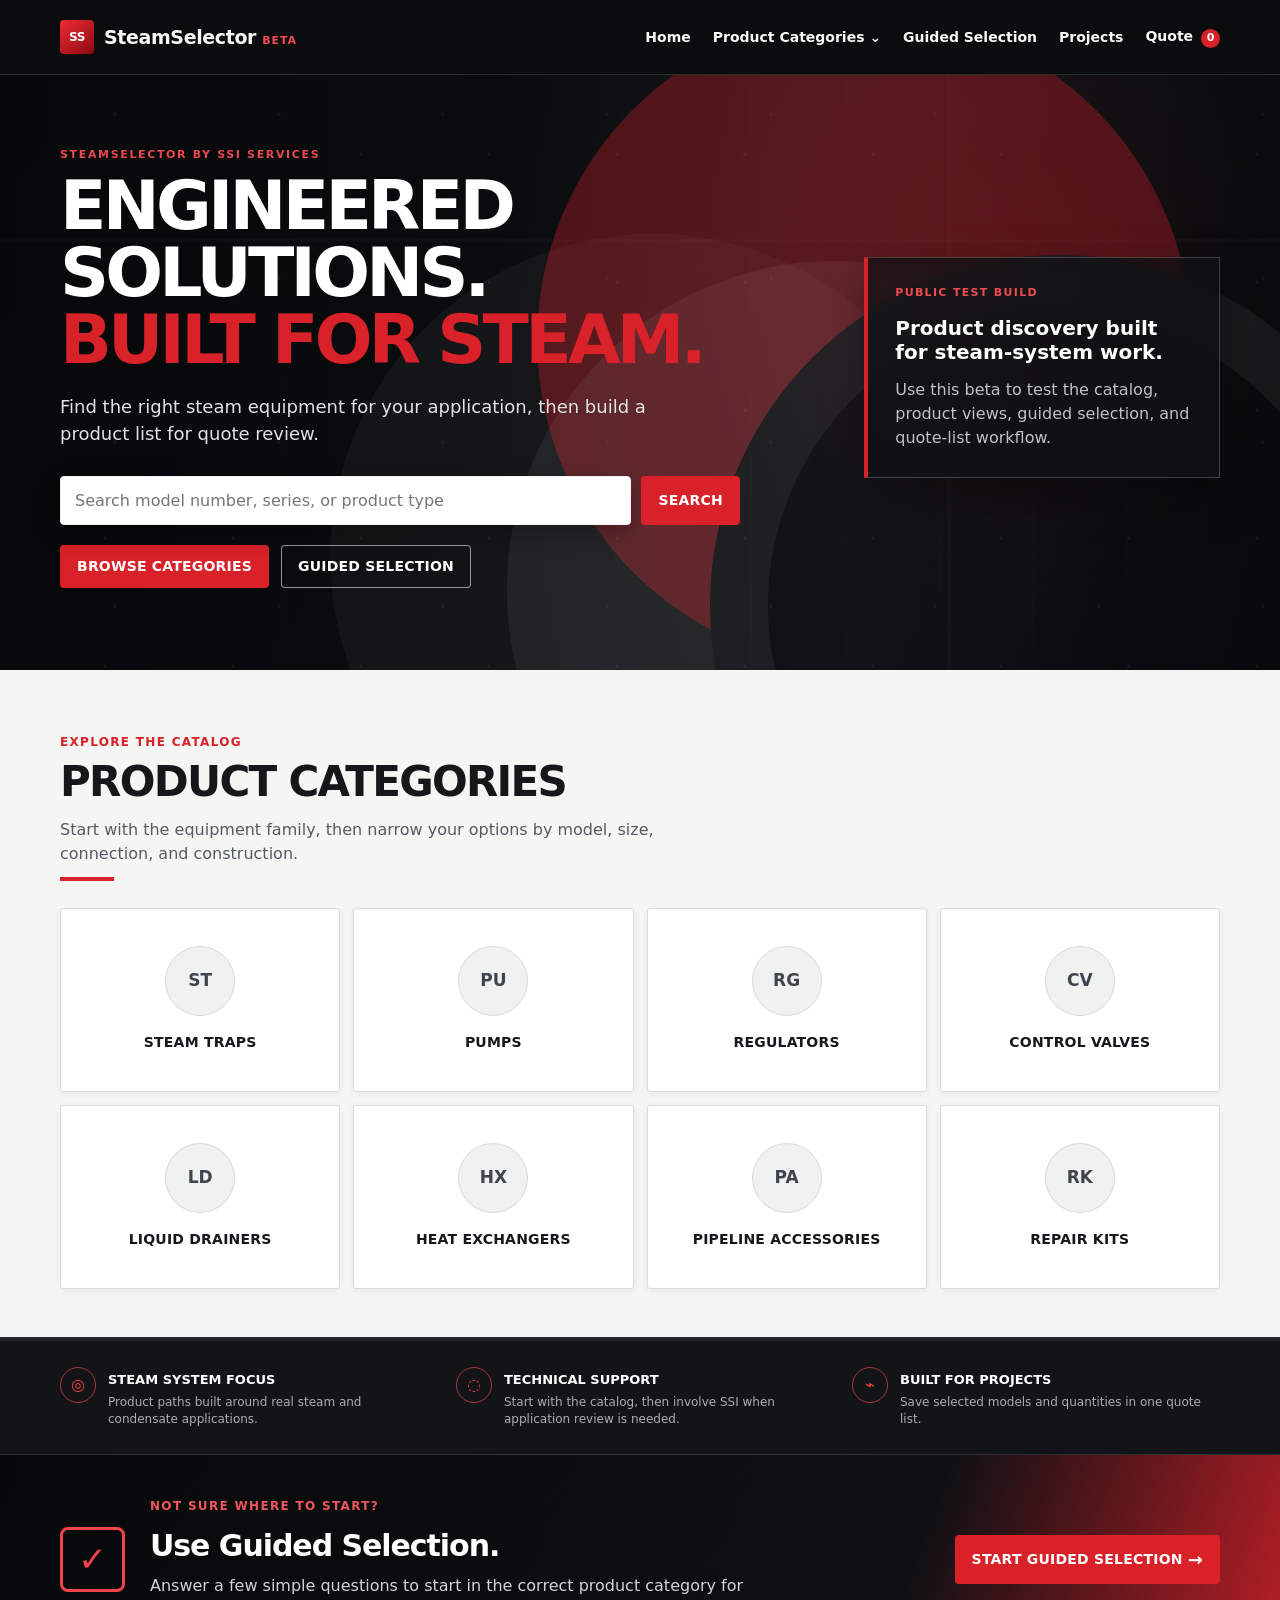
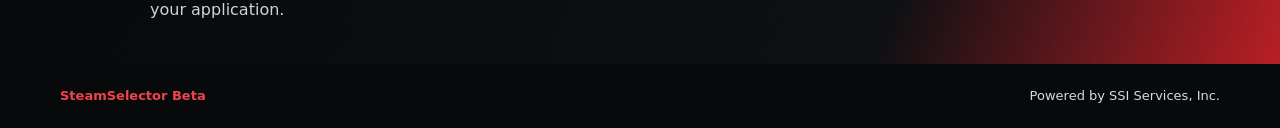
<file: index.html>
<!doctype html>
<html lang="en">
<head>
  <meta charset="utf-8" />
  <meta name="viewport" content="width=device-width, initial-scale=1, viewport-fit=cover" />
  <meta name="description" content="SteamSelector Beta helps users browse steam equipment, search models, build project lists, and request quotes." />
  <title>SteamSelector Beta</title>
  <link rel="stylesheet" href="style.css" />
  <link rel="stylesheet" href="industrial-home.css" />
</head>
<body class="page-home home-industrial">
  <div id="siteHeaderMount"></div>

  <main>
    <section class="hero hero-industrial">
      <div class="hero-steam-lines" aria-hidden="true"></div>
      <div class="page hero-grid">
        <div class="hero-copy">
          <p class="eyebrow">SteamSelector by SSI Services</p>
          <h1>ENGINEERED SOLUTIONS.<br /><span>BUILT FOR STEAM.</span></h1>
          <p class="hero-text">Find the right steam equipment for your application, then build a product list for quote review.</p>
          <form id="modelSearchForm" class="model-search-form hero-model-search" action="search.html" method="get" role="search">
            <label class="sr-only" for="modelSearchInput">Search model number</label>
            <input id="modelSearchInput" name="q" type="search" placeholder="Search model number, series, or product type" autocomplete="off" />
            <button class="btn btn-primary" type="submit">Search</button>
          </form>
          <div id="modelSearchResults" class="model-search-results hero-search-results" hidden></div>
          <div class="hero-actions">
            <a class="btn btn-primary" href="#browse-categories">Browse Categories</a>
            <a class="btn btn-outline-light" href="guided-selection.html">Guided Selection</a>
          </div>
        </div>

        <aside class="hero-panel hero-industrial-panel" aria-label="SteamSelector Beta test build">
          <span class="hero-panel-kicker">PUBLIC TEST BUILD</span>
          <strong>Product discovery built for steam-system work.</strong>
          <span>Use this beta to test the catalog, product views, guided selection, and quote-list workflow.</span>
        </aside>
      </div>
    </section>

    <section id="browse-categories" class="section category-section-industrial">
      <div class="page">
        <div class="section-heading section-heading-industrial">
          <p class="eyebrow">Explore the Catalog</p>
          <h2>Product Categories</h2>
          <p>Start with the equipment family, then narrow your options by model, size, connection, and construction.</p>
        </div>
        <div id="categoryCardGrid" class="category-card-grid category-card-grid-industrial"></div>
      </div>
    </section>

    <section class="trust-strip">
      <div class="page trust-strip-grid">
        <article><span class="trust-icon">◎</span><div><strong>Steam System Focus</strong><p>Product paths built around real steam and condensate applications.</p></div></article>
        <article><span class="trust-icon">◌</span><div><strong>Technical Support</strong><p>Start with the catalog, then involve SSI when application review is needed.</p></div></article>
        <article><span class="trust-icon">⌁</span><div><strong>Built for Projects</strong><p>Save selected models and quantities in one quote list.</p></div></article>
      </div>
    </section>

    <section class="guided-callout">
      <div class="page guided-callout-inner">
        <div class="guided-callout-icon" aria-hidden="true">✓</div>
        <div>
          <p class="eyebrow">Not Sure Where to Start?</p>
          <h2>Use Guided Selection.</h2>
          <p>Answer a few simple questions to start in the correct product category for your application.</p>
        </div>
        <a class="btn btn-primary" href="guided-selection.html">Start Guided Selection <span aria-hidden="true">→</span></a>
      </div>
    </section>
  </main>

  <footer class="site-footer"><div class="page"><strong>SteamSelector Beta</strong><span>Powered by SSI Services, Inc.</span></div></footer>

  <script src="categories.js?v=catalog-route-4"></script>
  <script src="products.js"></script>
  <script src="catalog-core.js"></script>
  <script src="site-header.js?v=global-mobile-nav-2"></script>
  <script src="app.js"></script>
</body>
</html>
</file>
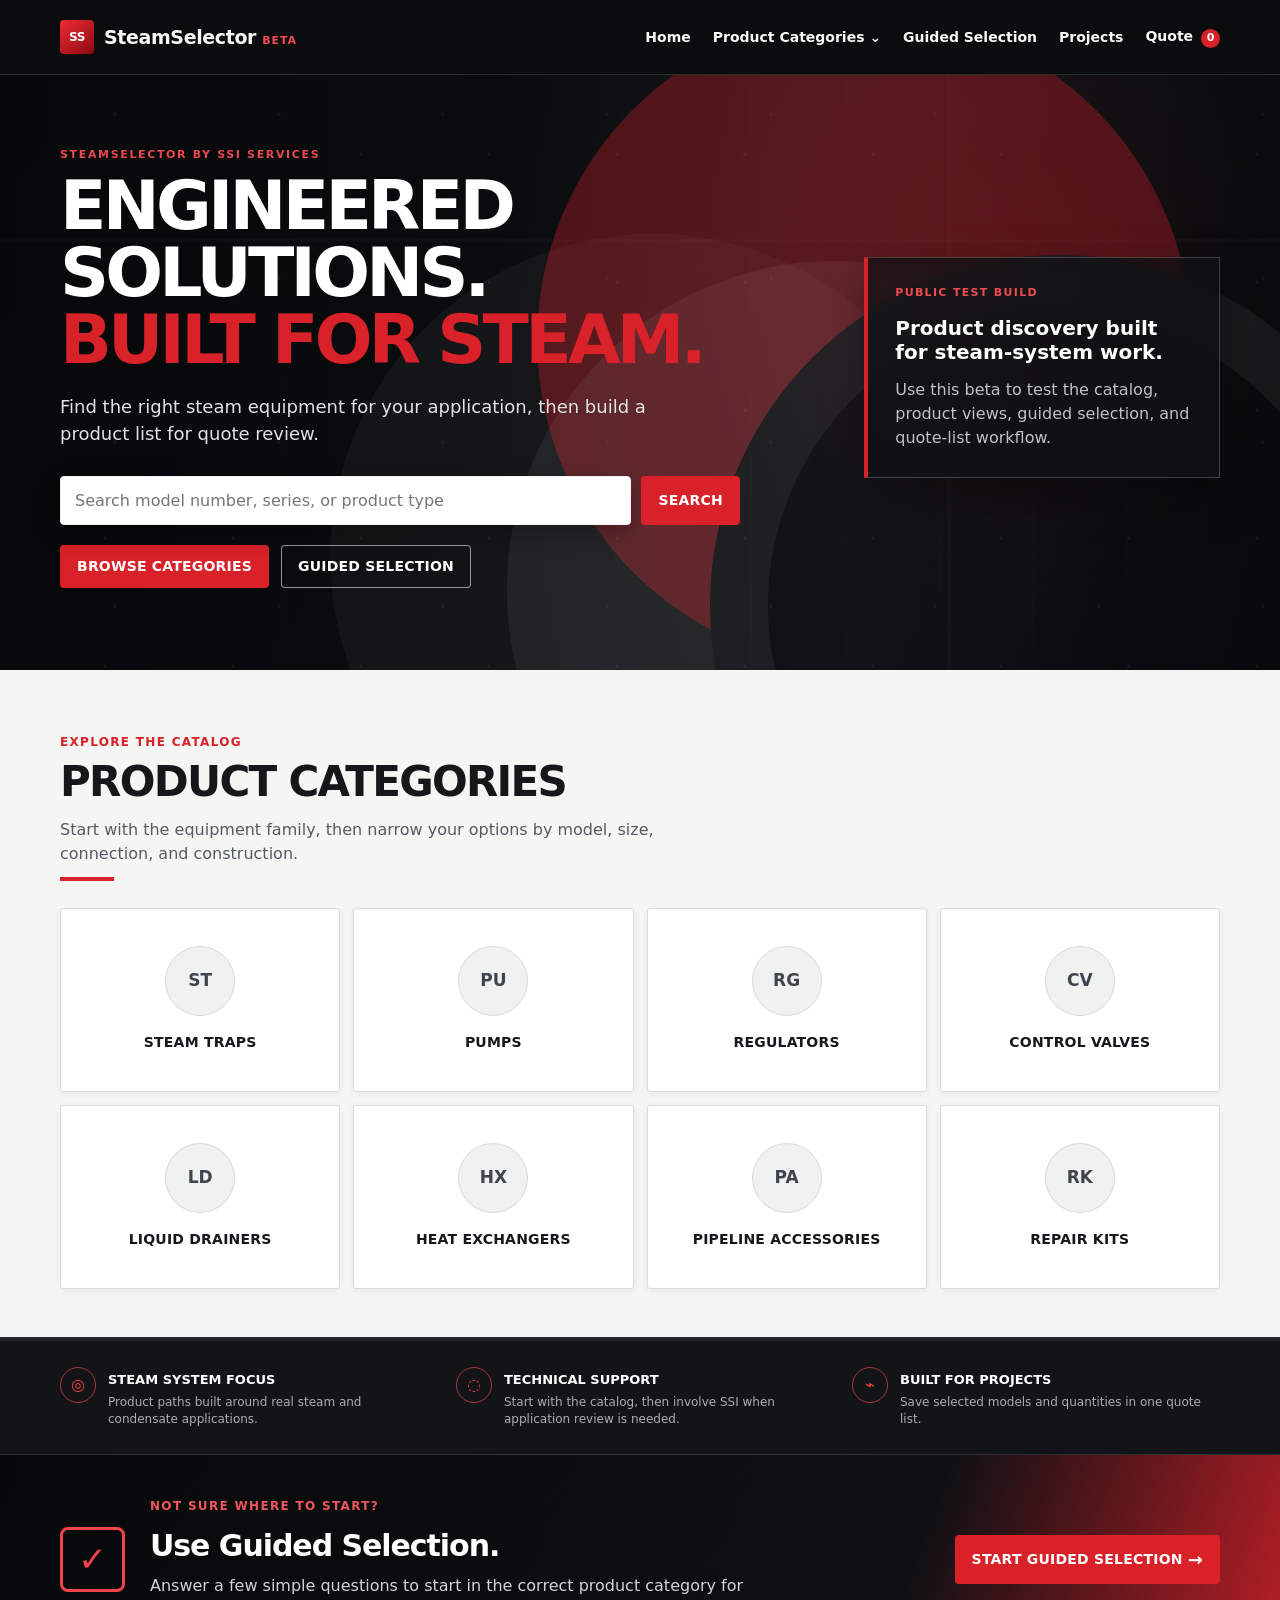
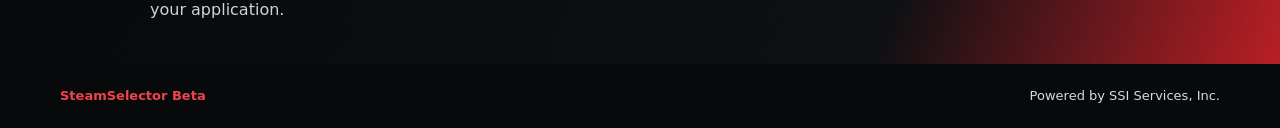
<file: category.html>
<!doctype html>
<html lang="en">
<head>
  <meta charset="utf-8" />
  <meta name="viewport" content="width=device-width, initial-scale=1, viewport-fit=cover" />
  <meta name="description" content="Browse SteamSelector Beta product categories." />
  <title>Product Category | SteamSelector Beta</title>
  <link rel="stylesheet" href="style.css" />
  <link rel="stylesheet" href="catalog-layout.css" />
  <link rel="stylesheet" href="quantity-stepper.css?v=qty-stepper-1" />
  <link rel="stylesheet" href="quick-view-mobile.css?v=mobile-sheet-1" />
  <link rel="stylesheet" href="catalog-results-design.css?v=results-layout-1" />
  <link rel="stylesheet" href="catalog-results-mobile-table.css?v=results-table-compact-1" />
  <link rel="stylesheet" href="catalog-view-state.css?v=view-state-1" />
  <link rel="stylesheet" href="catalog-filter-panel.css?v=filter-panel-1" />
  <link rel="stylesheet" href="catalog-sort-direction.css?v=sort-direction-1" />
  <link rel="stylesheet" href="catalog-results-controls.css?v=controls-2" />
  <link rel="stylesheet" href="catalog-header-clean.css?v=header-contract-2" />
  <link rel="stylesheet" href="quick-view-redesign.css?v=quick-view-approved-2" />
  <link rel="stylesheet" href="quick-view-mobile-footer-fix.css?v=quick-view-footer-3" />
  <style>
    .catalog-page .quick-view-project-section {
      padding-top: 22px;
    }

    .catalog-page .quick-view-project-section[hidden] {
      display: none;
    }

    .catalog-page .quick-view-actions .quick-view-project-toggle {
      margin: 0;
    }

    .catalog-page .quick-view-project-panel {
      display: grid;
      gap: 12px;
      padding: 14px;
      background: #f8fafb;
      border: 1px solid #dfe4e8;
      border-radius: 10px;
    }

    .catalog-page .quick-view-project-help,
    .catalog-page .quick-view-project-status {
      margin: 0;
      color: #667283;
      font-size: 12px;
      font-weight: 650;
      line-height: 1.4;
    }

    .catalog-page .quick-view-project-status {
      color: #177245;
    }

    .catalog-page .quick-view-project-field {
      display: grid;
      gap: 5px;
      min-width: 0;
    }

    .catalog-page .quick-view-project-field > span {
      color: #4f5a68;
      font-size: 12px;
      font-weight: 800;
    }

    .catalog-page .quick-view-project-field input,
    .catalog-page .quick-view-project-field select {
      width: 100%;
      min-height: 42px;
      padding: 0 11px;
      color: #29323c;
      background: #fff;
      border: 1px solid #cfd6dc;
      border-radius: 6px;
      box-sizing: border-box;
      font: inherit;
      font-size: 14px;
    }

    .catalog-page .quick-view-project-field select:disabled {
      color: #778391;
      background: #f1f3f5;
    }

    .catalog-page .quick-view-project-submit {
      min-height: 42px;
      padding: 0 13px;
      color: #fff;
      background: #e1242c;
      border: 1px solid #e1242c;
      border-radius: 6px;
      font: inherit;
      font-size: 14px;
      font-weight: 850;
    }

    .catalog-page .quick-view-project-submit.is-secondary {
      color: #27323d;
      background: #fff;
      border-color: #485463;
    }

    .catalog-page .quick-view-project-submit:disabled {
      opacity: .55;
    }

    .catalog-page .quick-view-project-divider {
      display: flex;
      align-items: center;
      gap: 10px;
      color: #7d8895;
      font-size: 11px;
      font-weight: 800;
      text-transform: uppercase;
    }

    .catalog-page .quick-view-project-divider::before,
    .catalog-page .quick-view-project-divider::after {
      flex: 1;
      height: 1px;
      content: "";
      background: #dfe4e8;
    }

    .catalog-page .quick-view-project-manage {
      display: inline-flex;
      width: fit-content;
      color: #c8161e;
      font-size: 13px;
      font-weight: 800;
      text-decoration: none;
    }

    .catalog-page .quick-view-project-manage:hover {
      text-decoration: underline;
    }

    @media (max-width: 740px) {
      .catalog-page .quick-view-project-section {
        padding-top: 18px;
      }

      .catalog-page .quick-view-project-panel {
        gap: 10px;
        padding: 12px;
      }
    }
  </style>
</head>
<body class="catalog-page">
  <div id="siteHeaderMount"></div>

  <main class="results-page page">
    <nav id="breadcrumbs" class="results-breadcrumbs" aria-label="Breadcrumb"></nav>

    <header class="results-heading">
      <div>
        <h1 id="categoryTitle">Products</h1>
        <p id="catalogResultCount" class="results-count" aria-live="polite">Loading products...</p>
      </div>
      <div class="results-view-switcher" role="group" aria-label="Choose product result view">
        <button class="results-view-button is-active" type="button" data-catalog-view="table" aria-pressed="true" aria-label="Table result view"><span aria-hidden="true">☷</span></button>
        <button class="results-view-button" type="button" data-catalog-view="list" aria-pressed="false" aria-label="Grid result view"><span aria-hidden="true">⊞</span></button>
      </div>
    </header>

    <section class="results-controls" aria-label="Catalog controls">
      <button id="openCatalogFilters" class="results-control results-filter-button" type="button" aria-expanded="false">
        <span class="results-control-icon" aria-hidden="true">⌁</span>
        <span id="catalogFilterLabel">Filter</span>
      </button>

      <label class="results-control results-select-control" for="catalogPageSize">
        <span id="catalogPageSizeLabel">Show:</span>
        <select id="catalogPageSize" aria-label="Products per page"></select>
      </label>
    </section>

    <aside id="catalogFilters" class="catalog-filter-drawer" role="dialog" aria-modal="true" aria-labelledby="catalogFilterPanelTitle" aria-label="Filter and sort products" aria-hidden="true">
      <header class="catalog-filter-panel-heading">
        <h2 id="catalogFilterPanelTitle">Filter &amp; Sort</h2>
        <button class="catalog-filter-panel-close" type="button" data-close-catalog-filters aria-label="Close filter panel">×</button>
      </header>

      <div class="catalog-filter-panel-scroll">
        <div id="catalogFilterFields"></div>
      </div>

      <footer class="catalog-filter-panel-actions">
        <button id="resetCatalogFilters" class="catalog-filter-clear" type="button">Clear All</button>
        <button id="closeCatalogFilters" class="catalog-filter-done" type="button" data-close-catalog-filters>Close</button>
      </footer>
    </aside>
    <div id="catalogFilterBackdrop" class="catalog-filter-backdrop" aria-hidden="true"></div>

    <section class="results-table-region" aria-label="Product results">
      <div id="catalogTableWrap" class="results-table-wrap">
        <table class="results-table catalog-table">
          <thead id="catalogTableHead"></thead>
          <tbody id="catalogTableBody"></tbody>
        </table>
      </div>

      <div id="catalogList" class="results-card-grid" hidden></div>

      <div id="catalogPagination" class="results-pagination" hidden>
        <span id="catalogPaginationSummary">Showing 0 to 0 of 0 products</span>
        <div class="results-pagination-controls">
          <button id="catalogPreviousPage" class="results-page-button" type="button" aria-label="Previous page">‹</button>
          <span id="catalogPageIndicator">1</span>
          <button id="catalogNextPage" class="results-page-button" type="button" aria-label="Next page">›</button>
        </div>
      </div>

      <p id="catalogStatus" class="catalog-status" role="status"></p>
    </section>
  </main>

  <div id="quickViewModal" class="quick-view-modal" hidden>
    <div class="quick-view-backdrop" data-quick-close></div>
    <section class="quick-view-dialog" role="dialog" aria-modal="true" aria-labelledby="quickViewTitle" tabindex="-1">
      <button class="quick-view-close" type="button" data-quick-close aria-label="Close quick view">×</button>
      <div id="quickViewContent"></div>
    </section>
  </div>

  <footer class="site-footer"><div class="page"><strong>SteamSelector Beta</strong><span>Public test build</span></div></footer>

  <script src="categories.js?v=catalog-route-3"></script>
  <script src="catalog-category-route-guard.js?v=route-guard-1"></script>
  <script src="products.js"></script>
  <script src="catalog-core.js"></script>
  <script src="catalog-config.js?v=catalog-config-2"></script>
  <script src="quantity-stepper.js?v=qty-stepper-2"></script>
  <script src="site-header.js?v=header-contract-1"></script>
  <script src="category-global-search-exit.js?v=category-exit-1"></script>
  <script src="catalog-page.js?v=catalog-controller-3"></script>
  <script>
    (function () {
      "use strict";

      const content = document.getElementById("quickViewContent");
      if (!content) return;

      function currentProduct() {
        const core = window.SteamSelectorCore;
        const products = window.SteamSelectorProducts;
        const title = content.querySelector("#quickViewTitle");
        if (!core || !products || !title) return null;
        return products.getProductById(title.textContent.trim());
      }

      function selectedQuantity() {
        const quantityApi = window.SteamSelectorQuantity;
        const input = content.querySelector("#quickViewQty");
        if (quantityApi && typeof quantityApi.normalize === "function") {
          return quantityApi.normalize(input ? input.value : 1);
        }
        return Math.max(1, Math.floor(Number(input && input.value) || 1));
      }

      function projectOptions(selectedId) {
        const core = window.SteamSelectorCore;
        if (!core || !core.projects) return "<option value=\"\">Projects are unavailable</option>";
        const projects = core.projects.load();
        if (!projects.length) return "<option value=\"\">No saved projects yet</option>";

        return "<option value=\"\">Select a saved project</option>" + projects.map(function (project) {
          const selected = project.id === selectedId ? " selected" : "";
          return "<option value=\"" + core.escapeHtml(project.id) + "\"" + selected + ">"
            + core.escapeHtml(project.name) + "</option>";
        }).join("");
      }

      function refreshProjectPicker(preferredId) {
        const core = window.SteamSelectorCore;
        const picker = content.querySelector("[data-quick-view-project-select]");
        const addButton = content.querySelector("[data-quick-view-project-add]");
        if (!core || !core.projects || !picker) return;

        const selectedId = preferredId || picker.value;
        const projects = core.projects.load();
        picker.innerHTML = projectOptions(selectedId);
        picker.disabled = projects.length === 0;
        if (projects.some(function (project) { return project.id === selectedId; })) picker.value = selectedId;
        if (addButton) addButton.disabled = projects.length === 0;
      }

      function projectStatus(message) {
        const status = content.querySelector("[data-quick-view-project-status]");
        if (status) status.textContent = message;
      }

      function addProjectSection() {
        const core = window.SteamSelectorCore;
        const product = currentProduct();
        const details = content.querySelector(".quick-view-details");
        const actions = content.querySelector(".quick-view-actions");
        const modal = content.querySelector(".quick-view-redesign");
        if (!core || !core.projects || !product || !details || !actions || !modal || modal.dataset.quickViewProjectReady === "true") return;

        const panelSection = document.createElement("section");
        panelSection.id = "quickViewProjectPanel";
        panelSection.className = "quick-view-project-section";
        panelSection.hidden = true;
        panelSection.innerHTML = "<div class=\"quick-view-project-panel\">"
          + "<p class=\"quick-view-project-help\">Save the selected quantity to a named project list.</p>"
          + "<label class=\"quick-view-project-field\"><span>Saved project</span>"
          + "<select data-quick-view-project-select aria-label=\"Saved project\">" + projectOptions("") + "</select></label>"
          + "<button class=\"quick-view-project-submit\" type=\"button\" data-quick-view-project-add>Add to Selected Project</button>"
          + "<div class=\"quick-view-project-divider\"><span>or</span></div>"
          + "<label class=\"quick-view-project-field\"><span>New project name</span>"
          + "<input type=\"text\" maxlength=\"120\" placeholder=\"Boiler Room Upgrade\" data-quick-view-project-name /></label>"
          + "<label class=\"quick-view-project-field\"><span>Description <span class=\"muted\">(optional)</span></span>"
          + "<input type=\"text\" maxlength=\"600\" placeholder=\"Steam equipment selection\" data-quick-view-project-description /></label>"
          + "<button class=\"quick-view-project-submit is-secondary\" type=\"button\" data-quick-view-project-create>Create Project and Add Product</button>"
          + "<a class=\"quick-view-project-manage\" href=\"projects.html\">Manage Projects</a>"
          + "<p class=\"quick-view-project-status\" data-quick-view-project-status role=\"status\" aria-live=\"polite\"></p>"
          + "</div>";

        const documentSection = details.querySelector(".quick-view-documents-section");
        if (documentSection) details.insertBefore(panelSection, documentSection.nextSibling);
        else details.appendChild(panelSection);

        const projectButton = document.createElement("button");
        projectButton.className = "btn btn-secondary quick-view-project-toggle";
        projectButton.type = "button";
        projectButton.setAttribute("data-quick-view-project-toggle", "");
        projectButton.setAttribute("aria-expanded", "false");
        projectButton.setAttribute("aria-controls", "quickViewProjectPanel");
        projectButton.innerHTML = "<span aria-hidden=\"true\">＋</span><span>Add to Project</span>";

        const quoteButton = actions.querySelector("[data-quick-view-add]");
        if (quoteButton) actions.insertBefore(projectButton, quoteButton.nextSibling);
        else actions.prepend(projectButton);

        modal.dataset.quickViewProjectReady = "true";
        refreshProjectPicker();
      }

      const observer = new MutationObserver(addProjectSection);
      observer.observe(content, { childList: true, subtree: true });
      addProjectSection();

      document.addEventListener("click", function (event) {
        const toggle = event.target.closest("[data-quick-view-project-toggle]");
        if (toggle && content.contains(toggle)) {
          const panel = content.querySelector("#quickViewProjectPanel");
          if (!panel) return;
          const opening = panel.hidden;
          panel.hidden = !opening;
          toggle.setAttribute("aria-expanded", String(opening));
          if (opening) {
            refreshProjectPicker();
            window.requestAnimationFrame(function () {
              panel.scrollIntoView({ behavior: "smooth", block: "nearest" });
            });
          }
          return;
        }

        const addButton = event.target.closest("[data-quick-view-project-add]");
        if (addButton && content.contains(addButton)) {
          const core = window.SteamSelectorCore;
          const product = currentProduct();
          const picker = content.querySelector("[data-quick-view-project-select]");
          const projectId = picker ? picker.value : "";
          if (!core || !core.projects || !product || !projectId) {
            projectStatus("Choose a saved project or create a new project below.");
            return;
          }

          const project = core.projects.addItem(projectId, product, selectedQuantity());
          if (!project) {
            projectStatus("That project is no longer available. Refresh the project list and try again.");
            refreshProjectPicker();
            return;
          }

          const quantity = selectedQuantity();
          projectStatus(quantity === 1
            ? product.id + " was added to \"" + project.name + "\"."
            : quantity + " × " + product.id + " were added to \"" + project.name + "\".");
          refreshProjectPicker(project.id);
          return;
        }

        const createButton = event.target.closest("[data-quick-view-project-create]");
        if (createButton && content.contains(createButton)) {
          const core = window.SteamSelectorCore;
          const product = currentProduct();
          const nameInput = content.querySelector("[data-quick-view-project-name]");
          const descriptionInput = content.querySelector("[data-quick-view-project-description]");
          if (!core || !core.projects || !product || !nameInput) return;

          const project = core.projects.create({
            name: nameInput.value,
            description: descriptionInput ? descriptionInput.value : ""
          });
          if (!project) {
            projectStatus("Enter a new project name before creating it.");
            nameInput.focus();
            return;
          }

          const quantity = selectedQuantity();
          core.projects.addItem(project.id, product, quantity);
          nameInput.value = "";
          if (descriptionInput) descriptionInput.value = "";
          refreshProjectPicker(project.id);
          projectStatus("Created \"" + project.name + "\" and added " + product.id + ".");
        }
      });

      window.addEventListener("steamselector:projects-updated", function () {
        const panel = content.querySelector("#quickViewProjectPanel");
        if (panel && !panel.hidden) refreshProjectPicker();
      });
    })();
  </script>
</body>
</html>
</file>
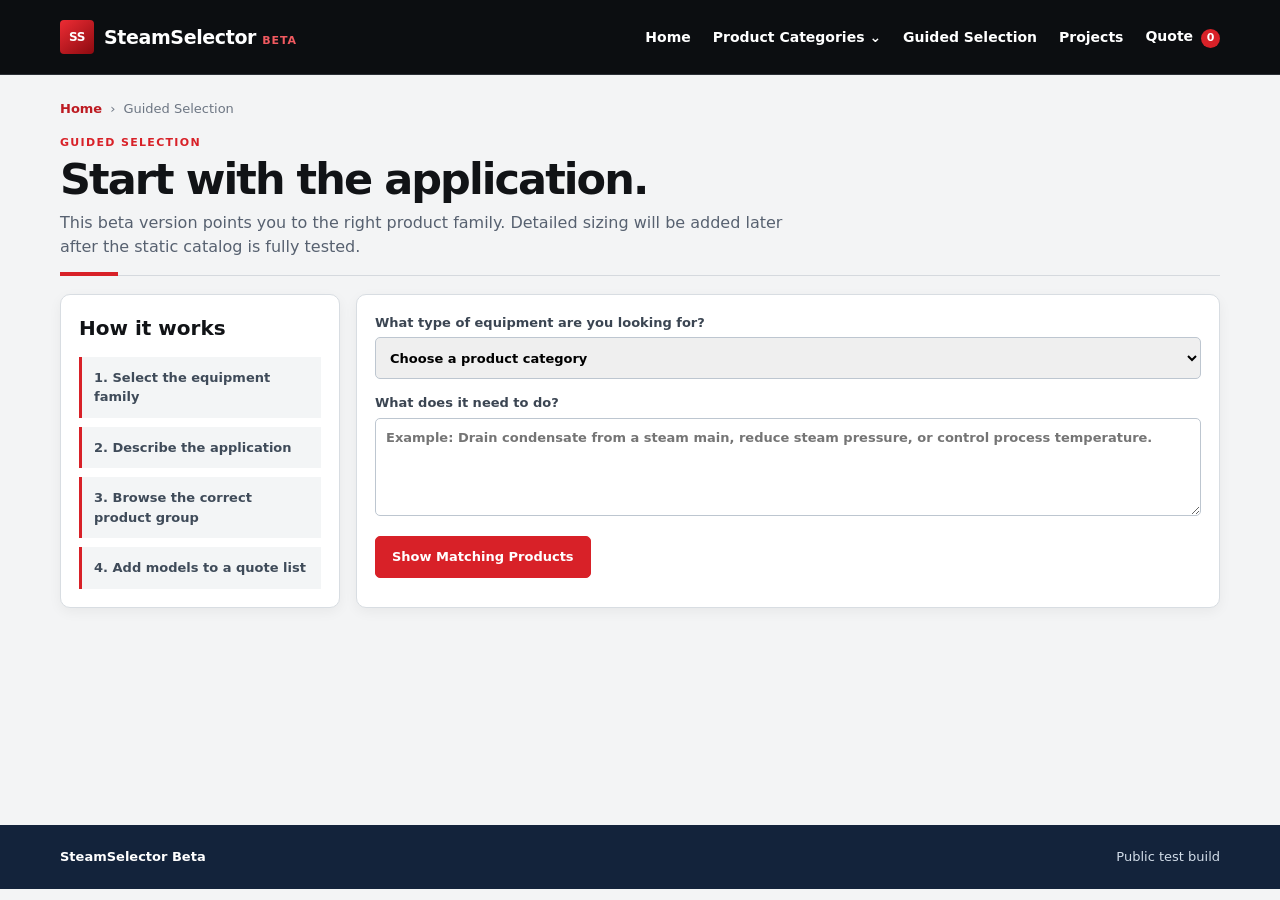
<file: guided-selection.html>
<!doctype html>
<html lang="en">
<head>
  <meta charset="utf-8" />
  <meta name="viewport" content="width=device-width, initial-scale=1, viewport-fit=cover" />
  <meta name="description" content="Start a guided product selection in SteamSelector Beta." />
  <title>Guided Selection | SteamSelector Beta</title>
  <link rel="stylesheet" href="style.css" />
  <link rel="stylesheet" href="catalog-layout.css" />
</head>
<body class="guided-page">
  <div id="siteHeaderMount"></div>

  <main class="page guided-shell">
    <nav id="breadcrumbs" class="catalog-breadcrumbs" aria-label="Breadcrumb"></nav>
    <header class="guided-heading catalog-heading">
      <p class="eyebrow">Guided Selection</p>
      <h1>Start with the application.</h1>
      <p>This beta version points you to the right product family. Detailed sizing will be added later after the static catalog is fully tested.</p>
    </header>

    <section class="guided-grid">
      <aside class="guided-card">
        <h2>How it works</h2>
        <div class="guided-steps">
          <div class="guided-step">1. Select the equipment family</div>
          <div class="guided-step">2. Describe the application</div>
          <div class="guided-step">3. Browse the correct product group</div>
          <div class="guided-step">4. Add models to a quote list</div>
        </div>
      </aside>

      <section class="guided-card">
        <form id="guidedSelectionForm">
          <label for="guidedCategory">What type of equipment are you looking for?
            <select id="guidedCategory" required></select>
          </label>
          <label for="guidedNeed">What does it need to do?
            <textarea id="guidedNeed" rows="4" placeholder="Example: Drain condensate from a steam main, reduce steam pressure, or control process temperature."></textarea>
          </label>
          <div class="guided-actions"><button class="btn btn-primary" type="submit">Show Matching Products</button></div>
        </form>
      </section>
    </section>

    <section id="guidedRecommendation" class="guided-recommendation" hidden></section>
  </main>

  <footer class="site-footer"><div class="page"><strong>SteamSelector Beta</strong><span>Public test build</span></div></footer>

  <script src="categories.js"></script>
  <script src="products.js"></script>
  <script src="catalog-core.js"></script>
  <script src="site-header.js?v=global-mobile-nav-2"></script>
  <script src="guided-selection-page.js"></script>
</body>
</html>
</file>
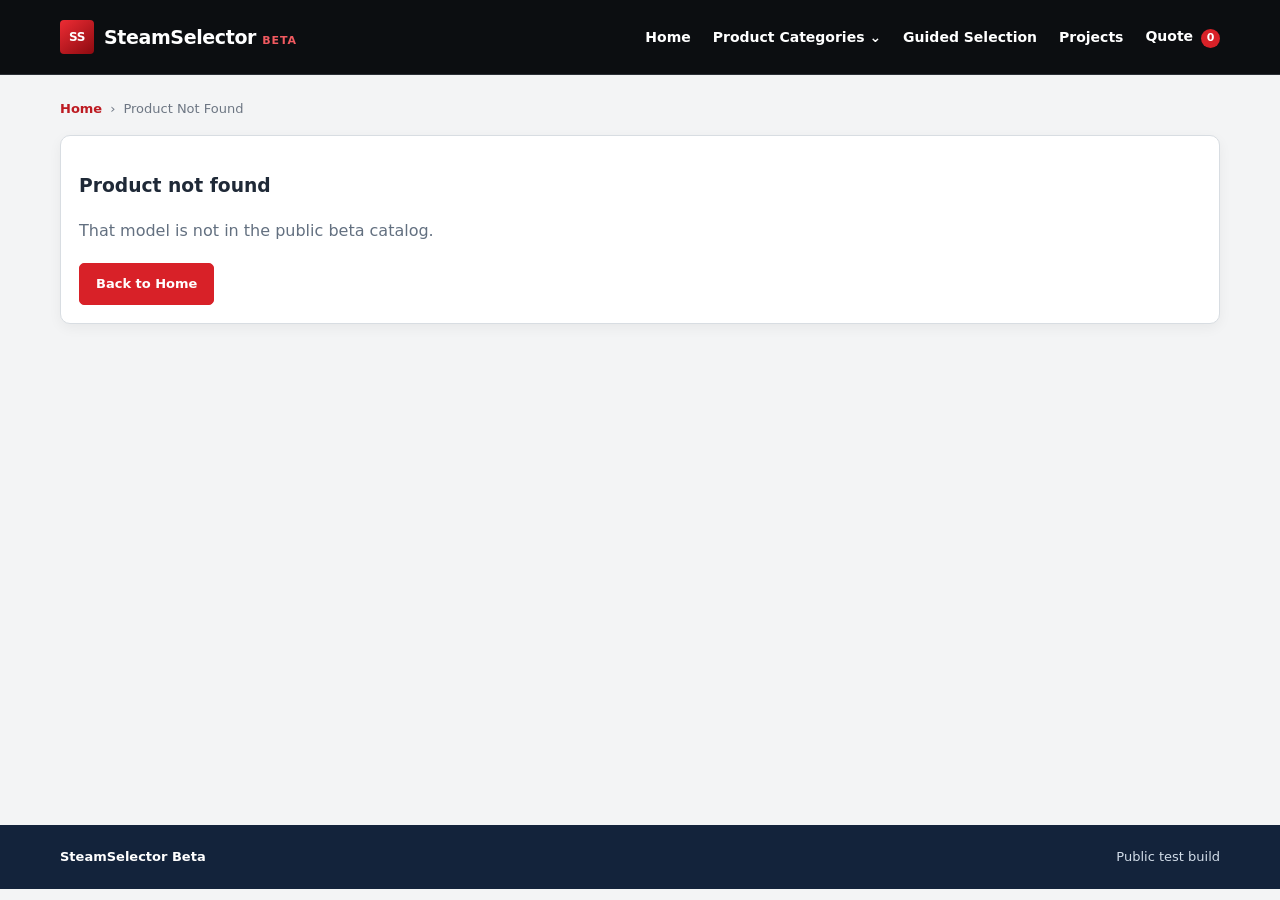
<file: product.html>
<!doctype html>
<html lang="en">
<head>
  <meta charset="utf-8" />
  <meta name="viewport" content="width=device-width, initial-scale=1, viewport-fit=cover" />
  <meta name="description" content="SteamSelector Beta product details." />
  <title>Product Details | SteamSelector Beta</title>
  <link rel="stylesheet" href="style.css" />
  <link rel="stylesheet" href="catalog-layout.css" />
  <link rel="stylesheet" href="quantity-stepper.css?v=qty-stepper-1" />
  <link rel="stylesheet" href="projects.css?v=projects-1" />
</head>
<body class="product-page">
  <div id="siteHeaderMount"></div>

  <main class="page product-shell">
    <nav id="breadcrumbs" class="catalog-breadcrumbs" aria-label="Breadcrumb"></nav>
    <section id="productDetail"></section>
    <section id="relatedProducts" class="product-sections"></section>
    <p id="productStatus" class="catalog-status" role="status"></p>
  </main>

  <footer class="site-footer"><div class="page"><strong>SteamSelector Beta</strong><span>Public test build</span></div></footer>

  <script src="categories.js?v=catalog-route-2"></script>
  <script src="products.js"></script>
  <script src="catalog-core.js"></script>
  <script src="quantity-stepper.js?v=qty-stepper-2"></script>
  <script src="site-header.js?v=projects-1"></script>
  <script src="product-page.js?v=qty-stepper-2"></script>
</body>
</html>
</file>
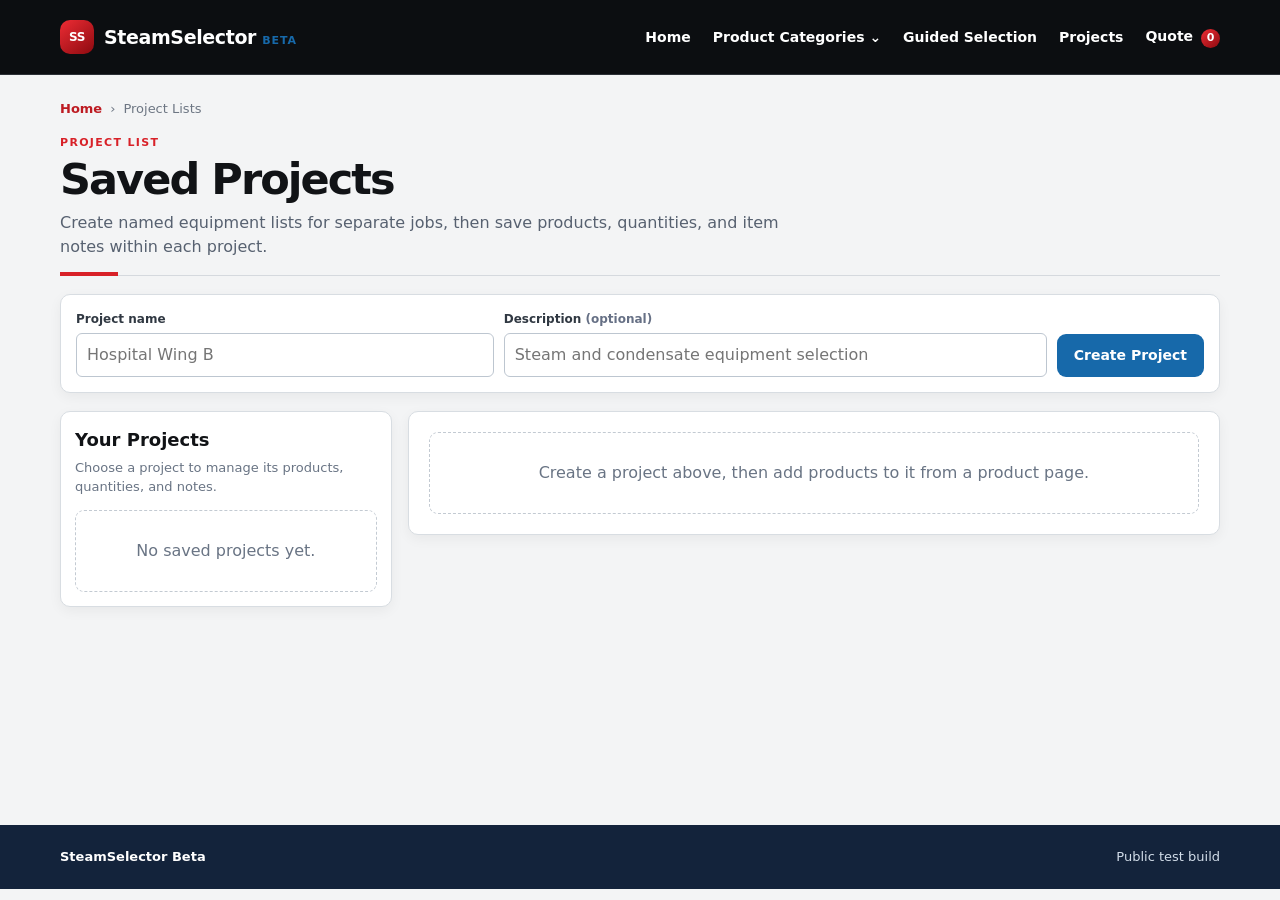
<file: projects.html>
<!doctype html>
<html lang="en">
<head>
  <meta charset="utf-8" />
  <meta name="viewport" content="width=device-width, initial-scale=1, viewport-fit=cover" />
  <meta name="description" content="SteamSelector Beta saved project lists." />
  <title>Project Lists | SteamSelector Beta</title>
  <link rel="stylesheet" href="style.css" />
  <link rel="stylesheet" href="catalog-layout.css" />
  <link rel="stylesheet" href="quantity-stepper.css?v=qty-stepper-1" />
  <link rel="stylesheet" href="projects.css?v=projects-1" />
</head>
<body class="projects-page">
  <div id="siteHeaderMount"></div>

  <main class="page projects-shell">
    <nav id="breadcrumbs" class="catalog-breadcrumbs" aria-label="Breadcrumb"></nav>

    <header class="catalog-heading">
      <p class="eyebrow">Project List</p>
      <h1>Saved Projects</h1>
      <p>Create named equipment lists for separate jobs, then save products, quantities, and item notes within each project.</p>
    </header>

    <form id="projectCreateForm" class="project-create-card">
      <div class="project-field">
        <label for="projectCreateName">Project name</label>
        <input id="projectCreateName" type="text" maxlength="120" placeholder="Hospital Wing B" required />
      </div>
      <div class="project-field">
        <label for="projectCreateDescription">Description <span class="muted">(optional)</span></label>
        <input id="projectCreateDescription" type="text" maxlength="600" placeholder="Steam and condensate equipment selection" />
      </div>
      <button class="btn btn-primary" type="submit">Create Project</button>
    </form>

    <div class="project-layout">
      <aside class="project-list-panel" aria-label="Saved projects">
        <h2>Your Projects</h2>
        <p class="project-list-note">Choose a project to manage its products, quantities, and notes.</p>
        <div id="projectList" class="project-list"></div>
      </aside>

      <section id="projectWorkspace" class="project-workspace" hidden>
        <form id="projectEditor" class="project-editor">
          <div class="project-editor-fields">
            <div class="project-field">
              <label for="projectEditName">Project name</label>
              <input id="projectEditName" type="text" maxlength="120" required />
            </div>
            <div class="project-field">
              <label for="projectEditDescription">Description <span class="muted">(optional)</span></label>
              <input id="projectEditDescription" type="text" maxlength="600" />
            </div>
          </div>
          <div class="project-editor-actions">
            <button class="btn btn-secondary" type="submit">Save Details</button>
            <button id="deleteProjectButton" class="btn btn-secondary" type="button">Delete Project</button>
          </div>
        </form>

        <div class="project-summary-row">
          <p id="projectSummary"></p>
          <a class="text-link" href="index.html#browse-categories">Browse products</a>
        </div>

        <div id="projectEmptyState" class="catalog-empty-state" hidden>This project is empty. Browse products, then use Add to Project from any product page.</div>

        <div class="project-table-wrap">
          <table class="project-table">
            <thead>
              <tr><th>Image</th><th>Product</th><th>Qty</th><th>Notes</th><th></th></tr>
            </thead>
            <tbody id="projectTableBody"></tbody>
          </table>
        </div>

        <div id="projectActions" class="project-actions" hidden>
          <button id="copyProjectButton" class="btn btn-primary" type="button">Copy Project List</button>
          <button id="clearProjectItemsButton" class="btn btn-secondary" type="button">Clear Project Items</button>
        </div>
        <p id="projectMessage" class="catalog-status" role="status"></p>
      </section>

      <section id="noProjectWorkspace" class="project-workspace">
        <div class="catalog-empty-state">Create a project above, then add products to it from a product page.</div>
      </section>
    </div>
  </main>

  <footer class="site-footer"><div class="page"><strong>SteamSelector Beta</strong><span>Public test build</span></div></footer>

  <script src="categories.js"></script>
  <script src="products.js"></script>
  <script src="catalog-core.js"></script>
  <script src="quantity-stepper.js?v=qty-stepper-1"></script>
  <script src="site-header.js?v=projects-1"></script>
  <script src="projects-page.js?v=projects-1"></script>
</body>
</html>
</file>
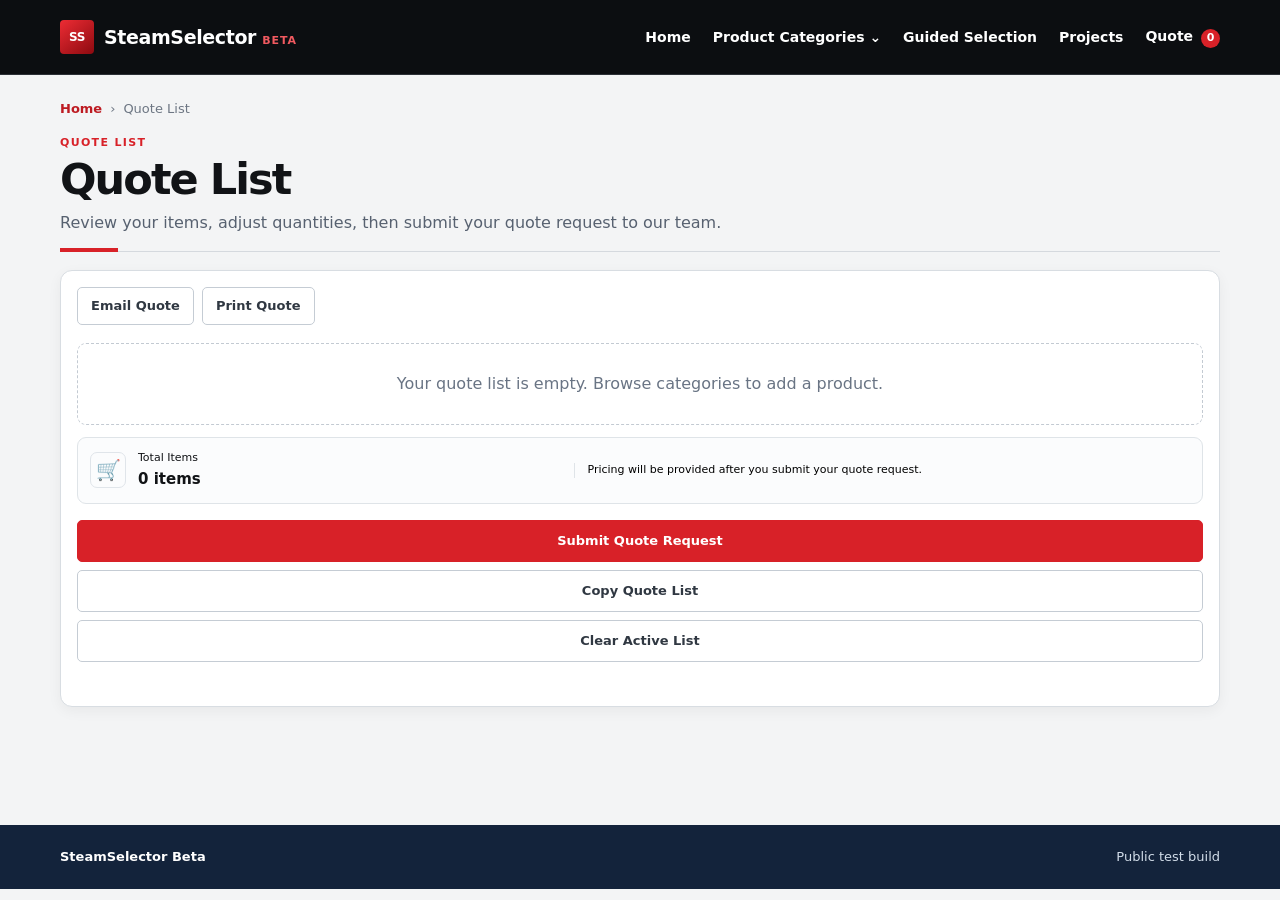
<file: quote.html>
<!doctype html>
<html lang="en">
<head>
  <meta charset="utf-8" />
  <meta name="viewport" content="width=device-width, initial-scale=1, viewport-fit=cover" />
  <meta name="description" content="SteamSelector Beta quote list." />
  <title>Quote List | SteamSelector Beta</title>
  <link rel="stylesheet" href="style.css" />
  <link rel="stylesheet" href="catalog-layout.css" />
  <link rel="stylesheet" href="quantity-stepper.css?v=quote-redesign-1" />
  <link rel="stylesheet" href="quote-page-redesign.css?v=quote-redesign-1" />
  <link rel="stylesheet" href="quote-card-view-refinement.css?v=card-layout-1" />
</head>
<body class="quote-page">
  <div id="siteHeaderMount"></div>

  <main class="page quote-shell">
    <nav id="breadcrumbs" class="catalog-breadcrumbs" aria-label="Breadcrumb"></nav>

    <header class="quote-heading catalog-heading">
      <p class="eyebrow">Quote List</p>
      <h1>Quote List</h1>
      <p>Review your items, adjust quantities, then submit your quote request to our team.</p>
    </header>

    <div class="qlx-view-toggle" role="group" aria-label="Quote list layout">
      <button class="qlx-view-toggle__button" type="button" data-quote-view="table" aria-pressed="false">📋 Table View</button>
      <button class="qlx-view-toggle__button is-active" type="button" data-quote-view="card" aria-pressed="true">🎴 Card View</button>
    </div>

    <section id="quoteViewContainer" class="qlx-shell is-card-view">
      <div class="qlx-tools" aria-label="Quote list tools">
        <button id="emailQuoteButton" class="btn btn-secondary" type="button">Email Quote</button>
        <button id="printQuoteButton" class="btn btn-secondary" type="button">Print Quote</button>
      </div>

      <div id="quoteEmptyState" class="catalog-empty-state" hidden>
        Your quote list is empty. Browse categories to add a product.
      </div>

      <section id="activeQuoteSection" class="qlx-section" aria-labelledby="activeQuoteHeading">
        <h2 id="activeQuoteHeading" class="qlx-section__title">Active Items <span id="activeQuoteCount">(0)</span></h2>
        <div class="qlx-table-viewport">
          <div class="qlx-table" role="table" aria-label="Active quote items">
            <div class="qlx-table__header" role="row">
              <div class="qlx-table__heading" role="columnheader">Photo</div>
              <div class="qlx-table__heading" role="columnheader">Qty</div>
              <div class="qlx-table__heading" role="columnheader">Model</div>
              <div class="qlx-table__heading" role="columnheader">Description</div>
            </div>
            <div id="quoteTableBody" class="qlx-table__body" role="rowgroup"></div>
          </div>
        </div>
      </section>

      <div id="quoteSummary" class="qlx-summary" hidden>
        <span class="qlx-summary__icon" aria-hidden="true">🛒</span>
        <div class="qlx-summary__count">
          <span>Total Items</span>
          <strong id="quoteTotalItems">0 items</strong>
        </div>
        <div class="qlx-summary__note">Pricing will be provided after you submit your quote request.</div>
      </div>

      <section id="savedQuoteSection" class="qlx-section" aria-labelledby="savedQuoteHeading" hidden>
        <h2 id="savedQuoteHeading" class="qlx-section__title">Saved for Later <span id="savedQuoteCount">(0)</span></h2>
        <div class="qlx-table-viewport">
          <div class="qlx-table" role="table" aria-label="Saved quote items">
            <div class="qlx-table__header" role="row">
              <div class="qlx-table__heading" role="columnheader">Photo</div>
              <div class="qlx-table__heading" role="columnheader">Qty</div>
              <div class="qlx-table__heading" role="columnheader">Model</div>
              <div class="qlx-table__heading" role="columnheader">Description</div>
            </div>
            <div id="savedQuoteTableBody" class="qlx-table__body" role="rowgroup"></div>
          </div>
        </div>
      </section>

      <div id="quoteActions" class="qlx-actions" hidden>
        <button id="submitQuoteButton" class="btn btn-primary" type="button">Submit Quote Request</button>
        <button id="copyQuoteButton" class="btn btn-secondary" type="button">Copy Quote List</button>
        <button id="clearQuoteButton" class="btn btn-secondary" type="button">Clear Active List</button>
      </div>
      <p id="quoteMessage" class="catalog-status" role="status"></p>
    </section>
  </main>

  <footer class="site-footer">
    <div class="page"><strong>SteamSelector Beta</strong><span>Public test build</span></div>
  </footer>

  <script src="categories.js?v=catalog-route-2"></script>
  <script src="products.js"></script>
  <script src="catalog-core.js"></script>
  <script src="site-header.js?v=projects-1"></script>
  <script src="quote-page-redesign.js?v=quote-redesign-1"></script>
</body>
</html>
</file>
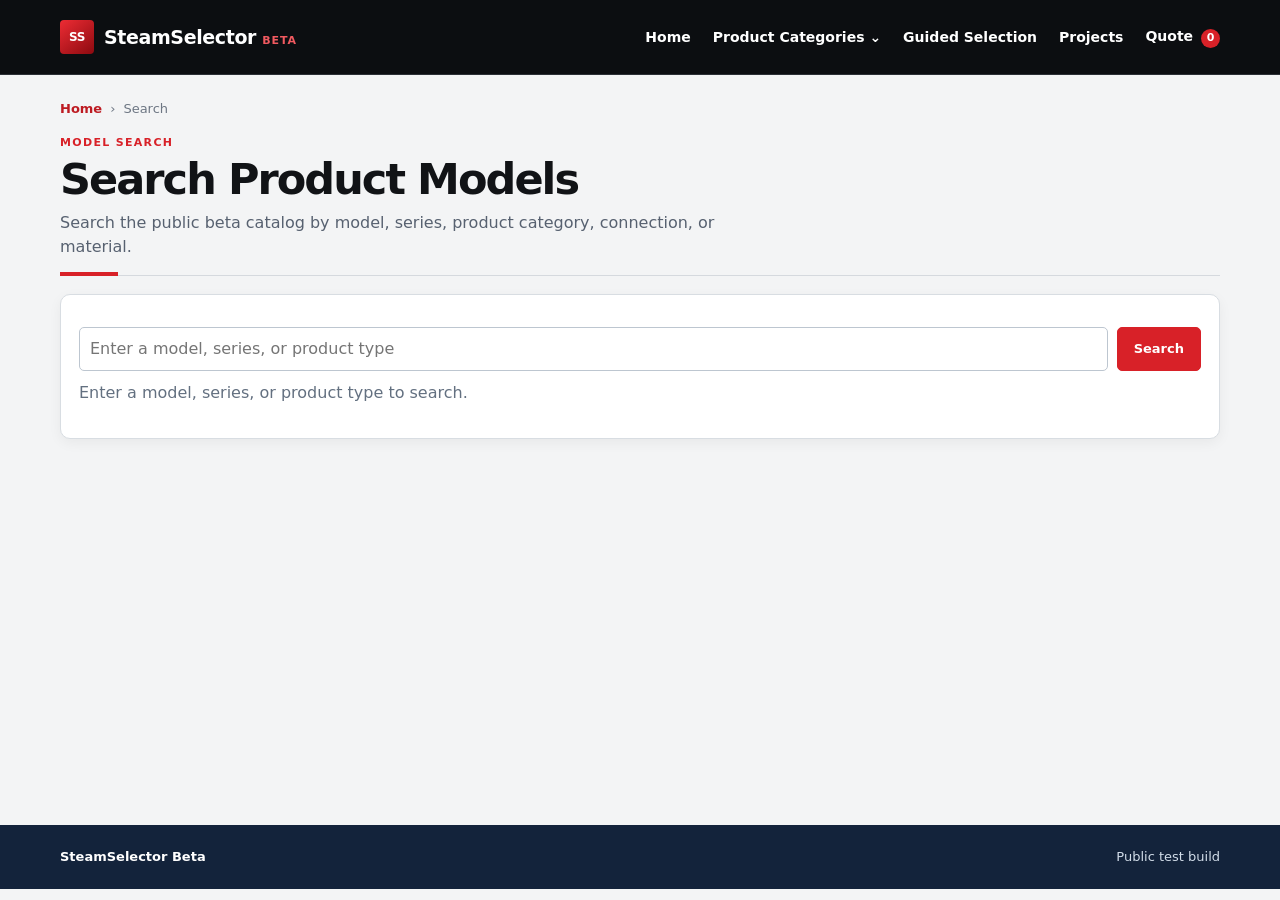
<file: search.html>
<!doctype html>
<html lang="en">
<head>
  <meta charset="utf-8" />
  <meta name="viewport" content="width=device-width, initial-scale=1, viewport-fit=cover" />
  <meta name="description" content="Search SteamSelector Beta product models." />
  <title>Search Models | SteamSelector Beta</title>
  <link rel="stylesheet" href="style.css" />
  <link rel="stylesheet" href="catalog-layout.css" />
</head>
<body class="search-page">
  <div id="siteHeaderMount"></div>

  <main class="page search-shell">
    <nav id="breadcrumbs" class="catalog-breadcrumbs" aria-label="Breadcrumb"></nav>
    <header class="search-heading catalog-heading">
      <p class="eyebrow">Model Search</p>
      <h1>Search Product Models</h1>
      <p>Search the public beta catalog by model, series, product category, connection, or material.</p>
    </header>

    <section class="search-card">
      <form id="searchPageForm" class="search-form" action="search.html" method="get">
        <label class="sr-only" for="searchPageInput">Search model number</label>
        <input id="searchPageInput" name="q" type="search" placeholder="Enter a model, series, or product type" autocomplete="off" />
        <button class="btn btn-primary" type="submit">Search</button>
      </form>
      <p id="searchPageSummary" class="product-doc-note"></p>
      <section id="searchPageResults" class="search-results"></section>
    </section>
  </main>

  <footer class="site-footer"><div class="page"><strong>SteamSelector Beta</strong><span>Public test build</span></div></footer>

  <script src="categories.js?v=catalog-route-2"></script>
  <script src="products.js"></script>
  <script src="catalog-core.js"></script>
  <script src="site-header.js?v=global-mobile-nav-2"></script>
  <script src="search-page.js"></script>
</body>
</html>
</file>
<file: style.css>
:root {
  --navy: #13233b;
  --blue: #1769aa;
  --blue-dark: #0d4f87;
  --sky: #eaf4fb;
  --ink: #1f2937;
  --muted: #667085;
  --line: #dbe3ec;
  --soft: #f6f8fb;
  --white: #ffffff;
  --success: #0e7a4f;
  --shadow: 0 12px 32px rgba(15, 35, 59, 0.10);
}

* { box-sizing: border-box; }
html { scroll-behavior: smooth; }
body { margin: 0; color: var(--ink); background: var(--white); font-family: Inter, ui-sans-serif, system-ui, -apple-system, BlinkMacSystemFont, "Segoe UI", sans-serif; line-height: 1.5; }
a { color: inherit; }
button, input, select, textarea { font: inherit; }
button, .btn { cursor: pointer; }
.page { width: min(1160px, calc(100% - 40px)); margin: 0 auto; }
.page-content { min-height: calc(100vh - 170px); padding-top: 30px; padding-bottom: 58px; }
.sr-only { position: absolute; width: 1px; height: 1px; padding: 0; margin: -1px; overflow: hidden; clip: rect(0, 0, 0, 0); border: 0; }
.muted { color: var(--muted); }

.site-header { position: sticky; top: 0; z-index: 40; background: rgba(255,255,255,.97); border-bottom: 1px solid var(--line); backdrop-filter: blur(10px); }
.site-header-inner { min-height: 74px; display: flex; align-items: center; justify-content: space-between; gap: 28px; }
.site-brand { display: inline-flex; align-items: center; gap: 10px; color: var(--navy); text-decoration: none; font-size: 19px; font-weight: 800; letter-spacing: -.02em; white-space: nowrap; }
.site-brand small { color: var(--blue); font-size: 11px; letter-spacing: .08em; text-transform: uppercase; }
.brand-mark { display: grid; place-items: center; width: 34px; height: 34px; color: white; background: linear-gradient(140deg, var(--blue), var(--navy)); border-radius: 10px; font-size: 12px; letter-spacing: -.04em; }
.desktop-nav { display: flex; align-items: center; gap: 22px; font-size: 14px; font-weight: 650; color: #344054; }
.desktop-nav > a, .nav-categories > button { text-decoration: none; border: 0; padding: 8px 0; background: transparent; color: inherit; font-weight: inherit; }
.desktop-nav > a:hover, .nav-categories > button:hover { color: var(--blue); }
.nav-categories { position: relative; }
.nav-dropdown { position: absolute; top: calc(100% + 12px); left: -18px; width: 292px; padding: 8px; background: white; border: 1px solid var(--line); border-radius: 14px; box-shadow: var(--shadow); opacity: 0; visibility: hidden; transform: translateY(-4px); transition: .15s ease; }
.nav-categories:hover .nav-dropdown, .nav-categories:focus-within .nav-dropdown { opacity: 1; visibility: visible; transform: translateY(0); }
.nav-category { position: relative; }
.nav-category > a { display: block; padding: 10px 12px; border-radius: 9px; text-decoration: none; }
.nav-category > a:hover { background: var(--sky); color: var(--blue-dark); }
.nav-submenu { display: none; padding: 0 12px 8px 20px; }
.nav-category:hover .nav-submenu { display: grid; gap: 3px; }
.nav-submenu a { color: var(--muted); font-size: 13px; text-decoration: none; padding: 4px 0; }
.nav-submenu a:hover { color: var(--blue); }
.quote-badge { display: inline-grid; place-items: center; min-width: 19px; height: 19px; padding: 0 5px; margin-left: 3px; color: white; background: var(--blue); border-radius: 20px; font-size: 11px; }
.mobile-menu-button { display: none; color: var(--navy); background: white; border: 1px solid var(--line); border-radius: 9px; padding: 7px 11px; font-weight: 700; }
.mobile-menu { display: none; }

.hero { color: white; background: radial-gradient(circle at 82% 15%, rgba(66, 160, 218, .45), transparent 32%), linear-gradient(125deg, #0c1f36 0%, #123b63 54%, #1769aa 120%); }
.hero-grid { min-height: 470px; display: grid; grid-template-columns: minmax(0, 1.2fr) minmax(260px, .75fr); align-items: center; gap: 70px; padding-top: 70px; padding-bottom: 70px; }
.eyebrow { margin: 0 0 8px; color: var(--blue); font-size: 12px; font-weight: 800; letter-spacing: .11em; text-transform: uppercase; }
.hero .eyebrow { color: #a9dcff; }
.hero h1 { max-width: 710px; margin: 0; font-size: clamp(42px, 6vw, 68px); line-height: 1.04; letter-spacing: -.045em; }
.hero-text { max-width: 630px; margin: 22px 0 0; color: #dfedf8; font-size: 19px; }
.hero-actions { display: flex; flex-wrap: wrap; gap: 12px; margin-top: 30px; }
.btn { display: inline-flex; align-items: center; justify-content: center; min-height: 42px; padding: 10px 16px; border-radius: 9px; border: 1px solid transparent; text-decoration: none; font-weight: 760; font-size: 14px; transition: transform .12s ease, background .12s ease, border .12s ease; }
.btn:hover { transform: translateY(-1px); }
.btn-primary { color: white; background: var(--blue); }
.btn-primary:hover { background: var(--blue-dark); }
.btn-secondary { color: var(--navy); background: white; border-color: #bfccdb; }
.btn-secondary:hover { background: var(--sky); border-color: var(--blue); }
.btn-light { color: var(--navy); background: white; }
.hero-panel { display: grid; gap: 12px; padding: 30px; color: #dcecf8; background: rgba(255,255,255,.10); border: 1px solid rgba(255,255,255,.25); border-radius: 18px; box-shadow: 0 14px 48px rgba(0,0,0,.16); backdrop-filter: blur(8px); }
.hero-panel strong { color: white; font-size: 21px; line-height: 1.2; }
.hero-panel-kicker { color: #a9dcff; font-size: 11px; font-weight: 800; letter-spacing: .12em; }

.model-search-section { position: relative; z-index: 2; margin-top: -44px; }
.model-search-section > .page { padding: 23px 24px 25px; background: white; border: 1px solid var(--line); border-radius: 14px; box-shadow: var(--shadow); }
.compact-heading { margin-bottom: 12px; }
.compact-heading h2 { margin: 0; font-size: 21px; color: var(--navy); }
.model-search-form { display: flex; gap: 10px; }
.model-search-form input { width: 100%; min-height: 46px; padding: 10px 14px; color: var(--ink); background: white; border: 1px solid #b7c5d5; border-radius: 9px; outline: none; }
.model-search-form input:focus { border-color: var(--blue); box-shadow: 0 0 0 3px rgba(23,105,170,.13); }
.model-search-results { overflow: hidden; margin-top: 9px; background: white; border: 1px solid var(--line); border-radius: 10px; }
.model-result { display: grid; gap: 2px; padding: 11px 14px; border-bottom: 1px solid var(--line); text-decoration: none; }
.model-result:last-child { border-bottom: 0; }
.model-result:hover { background: var(--sky); }
.model-result strong { color: var(--navy); }
.model-result span, .model-result-empty { color: var(--muted); font-size: 13px; }
.model-result-empty { margin: 0; padding: 13px 14px; }

.section { padding: 82px 0; }
.section-soft { background: var(--soft); }
.section-heading { max-width: 680px; margin-bottom: 27px; }
.section-heading h2, .page-heading h1 { margin: 0; color: var(--navy); font-size: clamp(29px, 4vw, 42px); letter-spacing: -.035em; line-height: 1.1; }
.section-heading p:not(.eyebrow), .page-heading p { margin: 12px 0 0; color: var(--muted); font-size: 16px; }
.category-card-grid { display: grid; grid-template-columns: repeat(4, minmax(0,1fr)); gap: 14px; }
.category-card { position: relative; min-height: 214px; display: flex; flex-direction: column; justify-content: space-between; gap: 18px; padding: 21px; color: var(--ink); background: white; border: 1px solid var(--line); border-radius: 14px; text-decoration: none; box-shadow: 0 4px 16px rgba(15,35,59,.04); transition: transform .16s ease, box-shadow .16s ease, border .16s ease; }
.category-card:hover { transform: translateY(-4px); border-color: #9fc7e7; box-shadow: var(--shadow); }
.category-icon { display: grid; place-items: center; width: 48px; height: 48px; color: var(--blue-dark); background: var(--sky); border-radius: 12px; font-size: 13px; font-weight: 850; }
.category-card-copy { display: grid; gap: 8px; }
.category-card strong { color: var(--navy); font-size: 18px; }
.category-card-copy > span { color: var(--muted); font-size: 13px; line-height: 1.42; }
.category-card small { color: var(--blue); font-weight: 750; }
.category-arrow { position: absolute; right: 20px; bottom: 18px; color: var(--blue); font-size: 28px; line-height: 1; }
.steps-grid { display: grid; grid-template-columns: repeat(3,1fr); gap: 16px; }
.step-card { position: relative; padding: 26px; background: white; border: 1px solid var(--line); border-radius: 14px; }
.step-card > span { display: grid; place-items: center; width: 34px; height: 34px; margin-bottom: 18px; color: white; background: var(--blue); border-radius: 50%; font-size: 14px; font-weight: 800; }
.step-card h3 { margin: 0; color: var(--navy); font-size: 19px; }
.step-card p { margin: 8px 0 0; color: var(--muted); font-size: 14px; }

.site-footer { color: #d2dde9; background: var(--navy); }
.site-footer .page { display: flex; justify-content: space-between; gap: 18px; padding-top: 22px; padding-bottom: 22px; font-size: 13px; }
.site-footer strong { color: white; }

.breadcrumbs { display: flex; align-items: center; flex-wrap: wrap; gap: 8px; margin-bottom: 26px; color: var(--muted); font-size: 13px; }
.breadcrumbs a { color: var(--blue); text-decoration: none; }
.page-heading { max-width: 800px; margin-bottom: 28px; }
.page-heading.narrow-heading { max-width: 710px; }
.catalog-toolbar { display: flex; align-items: end; justify-content: space-between; gap: 16px; margin-bottom: 15px; padding: 16px; background: var(--soft); border: 1px solid var(--line); border-radius: 12px; }
.catalog-toolbar label { display: grid; gap: 5px; color: var(--navy); font-size: 12px; font-weight: 750; }
.catalog-toolbar input { width: min(450px, 72vw); min-height: 39px; padding: 8px 10px; border: 1px solid #b7c5d5; border-radius: 7px; outline: none; }
.catalog-toolbar input:focus { border-color: var(--blue); }
.filter-pills { display: flex; flex-wrap: wrap; gap: 8px; margin-bottom: 16px; }
.filter-pill { padding: 7px 10px; color: #425466; background: white; border: 1px solid var(--line); border-radius: 50px; font-size: 13px; font-weight: 700; text-decoration: none; }
.filter-pill:hover, .filter-pill.is-active { color: white; background: var(--blue); border-color: var(--blue); }
.catalog-table-wrap { overflow-x: auto; border: 1px solid var(--line); border-radius: 12px; }
.catalog-table { width: 100%; border-collapse: collapse; min-width: 720px; }
.catalog-table th { padding: 13px 15px; color: #475467; background: var(--soft); border-bottom: 1px solid var(--line); text-align: left; font-size: 12px; letter-spacing: .03em; text-transform: uppercase; }
.catalog-table td { padding: 14px 15px; border-bottom: 1px solid var(--line); font-size: 14px; }
.catalog-table tr:last-child td { border-bottom: 0; }
.catalog-table tr:hover td { background: #fbfdff; }
.table-model { color: var(--navy); font-weight: 800; text-decoration: none; }
.table-model:hover, .text-link { color: var(--blue); }
.text-link { font-weight: 750; text-decoration: none; }
.mobile-table-summary { display: none; }
.empty-state { margin: 22px 0; padding: 30px; color: var(--muted); background: var(--soft); border: 1px dashed #b9c5d4; border-radius: 12px; text-align: center; }
.empty-state h1 { color: var(--navy); }

.product-detail-grid { display: grid; grid-template-columns: minmax(240px,.66fr) minmax(0,1.34fr); gap: 44px; align-items: start; }
.product-visual { min-height: 350px; display: grid; place-items: center; align-content: center; gap: 16px; color: var(--blue-dark); background: linear-gradient(145deg, #f6fbff, #e6f1f9); border: 1px solid #cae1f2; border-radius: 16px; }
.product-visual > span { display: grid; place-items: center; width: 132px; height: 132px; border: 10px solid rgba(23,105,170,.15); border-radius: 50%; background: white; font-size: 30px; font-weight: 900; letter-spacing: -.07em; }
.product-visual small { color: var(--muted); }
.product-content h1 { margin: 0; color: var(--navy); font-size: clamp(32px,4vw,48px); letter-spacing: -.04em; line-height: 1.08; }
.product-summary { margin: 15px 0; color: #344054; font-size: 18px; font-weight: 650; }
.product-content > p:not(.eyebrow):not(.product-summary) { color: var(--muted); }
.spec-grid { display: grid; grid-template-columns: repeat(2,minmax(0,1fr)); gap: 1px; margin: 25px 0; overflow: hidden; background: var(--line); border: 1px solid var(--line); border-radius: 11px; }
.spec-item { display: grid; gap: 3px; padding: 13px; background: white; }
.spec-item span { color: var(--muted); font-size: 12px; }
.spec-item strong { color: var(--navy); font-size: 14px; }
.product-actions { display: flex; align-items: end; flex-wrap: wrap; gap: 10px; padding-top: 4px; }
.product-actions label { display: grid; gap: 4px; color: var(--navy); font-size: 12px; font-weight: 750; }
.product-actions input { width: 74px; min-height: 42px; padding: 7px; border: 1px solid #b7c5d5; border-radius: 8px; }
.status-message { min-height: 22px; margin: 14px 0 0; color: var(--success); font-size: 14px; font-weight: 700; }
.related-section { padding-bottom: 0; }
.related-products-grid { display: grid; grid-template-columns: repeat(3,1fr); gap: 15px; }
.related-product-card { display: grid; gap: 8px; min-height: 172px; padding: 19px; background: white; border: 1px solid var(--line); border-radius: 12px; text-decoration: none; }
.related-product-card:hover { border-color: #9fc7e7; box-shadow: var(--shadow); }
.related-product-card strong { color: var(--navy); font-size: 17px; }
.related-product-card span { color: var(--muted); font-size: 13px; }
.related-product-card small { align-self: end; color: var(--blue); font-weight: 750; }

.project-helper { padding: 12px 14px; color: #37546c; background: var(--sky); border: 1px solid #c8e0f1; border-radius: 9px; font-size: 14px; }
.quote-list { display: grid; gap: 12px; margin-top: 21px; }
.quote-item { display: grid; grid-template-columns: minmax(0,1fr) 92px minmax(180px,.55fr) auto; gap: 14px; align-items: end; padding: 17px; background: white; border: 1px solid var(--line); border-radius: 12px; }
.quote-item strong { color: var(--navy); font-size: 16px; }
.quote-item a { text-decoration: none; }
.quote-item p { margin: 4px 0; color: #475467; font-size: 14px; }
.quote-item span { color: var(--muted); font-size: 12px; }
.quote-item label { display: grid; gap: 5px; color: var(--navy); font-size: 12px; font-weight: 750; }
.quote-item input { min-height: 39px; width: 100%; padding: 7px 9px; border: 1px solid #b7c5d5; border-radius: 7px; }
.text-button { padding: 6px 0; color: #b42318; background: transparent; border: 0; font-size: 13px; font-weight: 750; }
.quote-actions { display: flex; flex-wrap: wrap; gap: 10px; margin-top: 20px; }

.card { padding: 24px; background: white; border: 1px solid var(--line); border-radius: 14px; box-shadow: 0 4px 16px rgba(15,35,59,.04); }
.guided-form { max-width: 680px; display: grid; gap: 9px; }
.guided-form label { margin-top: 8px; color: var(--navy); font-size: 14px; font-weight: 750; }
.guided-form select, .guided-form textarea { width: 100%; padding: 10px; color: var(--ink); border: 1px solid #b7c5d5; border-radius: 8px; outline: none; }
.guided-form select:focus, .guided-form textarea:focus { border-color: var(--blue); box-shadow: 0 0 0 3px rgba(23,105,170,.12); }
.guided-form .btn { justify-self: start; margin-top: 8px; }
.guided-recommendation { max-width: 680px; margin-top: 20px; }
.search-page-results { display: grid; gap: 11px; margin-top: 17px; }
.search-result-card { display: grid; gap: 6px; padding: 17px; background: white; border: 1px solid var(--line); border-radius: 11px; text-decoration: none; }
.search-result-card:hover { border-color: #9fc7e7; box-shadow: var(--shadow); }
.search-result-card strong { color: var(--navy); font-size: 18px; }
.search-result-card > span:not(.result-category) { color: #475467; font-size: 14px; }
.search-result-card small { color: var(--muted); }
.result-category { color: var(--blue); font-size: 11px; font-weight: 800; letter-spacing: .08em; text-transform: uppercase; }

@media (max-width: 960px) {
  .category-card-grid { grid-template-columns: repeat(3,minmax(0,1fr)); }
  .hero-grid { gap: 32px; }
  .product-detail-grid { gap: 26px; }
  .quote-item { grid-template-columns: minmax(0,1fr) 92px; }
  .quote-notes { grid-column: 1 / -1; }
}

@media (max-width: 740px) {
  .page { width: min(100% - 28px, 1160px); }
  .site-header-inner { min-height: 62px; }
  .desktop-nav { display: none; }
  .mobile-menu-button { display: inline-flex; }
  .mobile-menu:not([hidden]) { display: grid; gap: 2px; padding: 10px 14px 15px; background: white; border-top: 1px solid var(--line); }
  .mobile-menu a { padding: 10px 4px; color: #344054; text-decoration: none; font-size: 14px; font-weight: 700; }
  .mobile-menu-title { margin-top: 8px; padding: 8px 4px 3px; color: var(--muted); font-size: 11px; font-weight: 800; letter-spacing: .08em; text-transform: uppercase; }
  .hero-grid { min-height: 0; grid-template-columns: 1fr; padding-top: 52px; padding-bottom: 56px; }
  .hero h1 { font-size: 43px; }
  .hero-text { font-size: 17px; }
  .hero-panel { padding: 20px; }
  .model-search-section { margin-top: -22px; }
  .model-search-section > .page { padding: 18px; }
  .model-search-form { flex-direction: column; }
  .model-search-form .btn { width: 100%; }
  .section { padding: 58px 0; }
  .category-card-grid { grid-template-columns: 1fr; }
  .category-card { min-height: 0; flex-direction: row; align-items: center; padding: 16px; }
  .category-icon { flex: 0 0 auto; }
  .category-card-copy { padding-right: 14px; }
  .category-arrow { right: 16px; bottom: auto; }
  .steps-grid, .related-products-grid { grid-template-columns: 1fr; }
  .site-footer .page { flex-direction: column; padding-top: 20px; padding-bottom: 20px; }
  .page-content { padding-top: 22px; }
  .catalog-toolbar { align-items: stretch; flex-direction: column; }
  .catalog-toolbar input { width: 100%; }
  .catalog-table { min-width: 0; }
  .catalog-table thead { display: none; }
  .catalog-table, .catalog-table tbody, .catalog-table tr, .catalog-table td { display: block; width: 100%; }
  .catalog-table tr { position: relative; padding: 14px 16px; border-bottom: 1px solid var(--line); }
  .catalog-table tr:last-child { border-bottom: 0; }
  .catalog-table td { padding: 0; border: 0; }
  .catalog-table td:not(:first-child):not(:last-child) { display: inline; margin-right: 9px; color: var(--muted); font-size: 12px; }
  .catalog-table td:not(:first-child):not(:last-child)::after { content: " ·"; }
  .catalog-table td:last-child { position: absolute; top: 15px; right: 16px; }
  .mobile-table-summary { display: block; max-width: calc(100% - 58px); margin-top: 5px; color: #475467; font-size: 13px; }
  .product-detail-grid { grid-template-columns: 1fr; }
  .product-visual { min-height: 220px; }
  .spec-grid { grid-template-columns: 1fr; }
  .product-actions { align-items: stretch; flex-direction: column; }
  .product-actions label, .product-actions .btn { width: 100%; }
  .product-actions input { width: 100%; }
  .quote-item { grid-template-columns: 1fr; gap: 10px; }
  .quote-notes { grid-column: auto; }
  .text-button { justify-self: start; }
}
</file>
<file: industrial-home.css>
/*
  SteamSelector Beta — Industrial & Bold homepage theme.
  This stylesheet loads only on index.html, so shared category, product, quote,
  and guided-selection pages keep the existing reusable layout system.
*/

.home-industrial {
  --industrial-black: #0c0d0f;
  --industrial-charcoal: #17191d;
  --industrial-gray: #25282d;
  --industrial-red: #d82128;
  --industrial-red-dark: #a91319;
  --industrial-white: #f8f8f6;
  --industrial-muted: #b4b8bd;
}

.home-industrial .site-header {
  color: #f8f8f6;
  background: #0b0c0e;
  border-bottom-color: #292c31;
  backdrop-filter: none;
}

.home-industrial .site-brand,
.home-industrial .desktop-nav,
.home-industrial .desktop-nav > a,
.home-industrial .nav-categories > button {
  color: #f8f8f6;
}

.home-industrial .site-brand small,
.home-industrial .desktop-nav > a:hover,
.home-industrial .nav-categories > button:hover,
.home-industrial .nav-submenu a:hover {
  color: #f04b51;
}

.home-industrial .brand-mark {
  background: linear-gradient(140deg, #ed2c34, #8d0a10);
  border-radius: 4px;
}

.home-industrial .nav-dropdown {
  background: #16181b;
  border-color: #34373c;
  box-shadow: 0 16px 34px rgba(0, 0, 0, .4);
}

.home-industrial .nav-category > a,
.home-industrial .nav-submenu a {
  color: #f5f5f4;
}

.home-industrial .nav-category > a:hover {
  color: white;
  background: #292c31;
}

.home-industrial .nav-submenu a {
  color: #aeb3b9;
}

.home-industrial .quote-badge {
  background: var(--industrial-red);
}

.home-industrial .mobile-menu-button {
  color: white;
  background: #181a1d;
  border-color: #35383e;
}

.home-industrial .mobile-menu:not([hidden]) {
  background: #101114;
  border-top-color: #303339;
}

.home-industrial .mobile-menu a {
  color: #f2f2f1;
}

.home-industrial .mobile-menu-title {
  color: #aeb3b9;
}

.home-industrial .hero-industrial {
  position: relative;
  overflow: hidden;
  color: white;
  background:
    linear-gradient(90deg, rgba(7, 8, 10, .98) 0%, rgba(8, 9, 11, .92) 38%, rgba(10, 12, 15, .64) 67%, rgba(6, 7, 9, .86) 100%),
    repeating-linear-gradient(90deg, transparent 0 92px, rgba(255, 255, 255, .035) 93px 94px),
    radial-gradient(circle at 80% 35%, rgba(214, 33, 40, .3), transparent 29%),
    linear-gradient(132deg, #101215 0%, #2c3036 48%, #111316 100%);
}

.home-industrial .hero-industrial::before {
  content: "";
  position: absolute;
  inset: 0;
  opacity: .45;
  background:
    linear-gradient(90deg, transparent 0 74%, rgba(255, 255, 255, .045) 74% 74.3%, transparent 74.3%),
    linear-gradient(0deg, transparent 0 72%, rgba(255, 255, 255, .045) 72% 72.5%, transparent 72.5%),
    radial-gradient(circle at 82% 62%, rgba(255, 255, 255, .13) 0 1px, transparent 2px),
    radial-gradient(circle at 70% 24%, rgba(255, 255, 255, .1) 0 1px, transparent 2px);
  background-size: auto, auto, 128px 128px, 164px 164px;
  pointer-events: none;
}

.home-industrial .hero-steam-lines {
  position: absolute;
  z-index: 0;
  right: -130px;
  bottom: -285px;
  width: 700px;
  height: 700px;
  border: 58px solid rgba(255, 255, 255, .055);
  border-radius: 50%;
  box-shadow:
    -210px -80px 0 -21px rgba(255, 255, 255, .055),
    -110px -310px 0 -23px rgba(216, 33, 40, .33),
    -375px -165px 0 -27px rgba(255, 255, 255, .04);
  transform: rotate(-17deg);
  pointer-events: none;
}

.home-industrial .hero-grid {
  position: relative;
  z-index: 1;
  min-height: 505px;
  grid-template-columns: minmax(0, 1.22fr) minmax(250px, .58fr);
  gap: 56px;
  padding-top: 72px;
  padding-bottom: 82px;
}

.home-industrial .hero .eyebrow {
  color: #e8484e;
  font-size: 11px;
  letter-spacing: .15em;
}

.home-industrial .hero h1 {
  max-width: 760px;
  font-size: clamp(40px, 5.35vw, 68px);
  font-weight: 900;
  line-height: .99;
  letter-spacing: -.055em;
}

.home-industrial .hero h1 span {
  color: var(--industrial-red);
}

.home-industrial .hero-text {
  max-width: 600px;
  margin-top: 20px;
  color: #e1e3e5;
  font-size: 18px;
}

.home-industrial .hero-model-search {
  position: relative;
  z-index: 4;
  max-width: 680px;
  margin-top: 29px;
}

.home-industrial .model-search-form input {
  min-height: 49px;
  color: #1d2024;
  border: 1px solid #f0f1f2;
  border-radius: 4px;
  box-shadow: 0 9px 25px rgba(0, 0, 0, .24);
}

.home-industrial .model-search-form input:focus {
  border-color: var(--industrial-red);
  box-shadow: 0 0 0 3px rgba(216, 33, 40, .23);
}

.home-industrial .btn {
  border-radius: 4px;
  text-transform: uppercase;
  letter-spacing: .015em;
}

.home-industrial .btn-primary {
  background: var(--industrial-red);
}

.home-industrial .btn-primary:hover {
  background: var(--industrial-red-dark);
}

.home-industrial .btn-outline-light {
  color: white;
  background: rgba(14, 15, 17, .36);
  border-color: rgba(255, 255, 255, .56);
}

.home-industrial .btn-outline-light:hover {
  color: white;
  background: rgba(255, 255, 255, .12);
  border-color: white;
}

.home-industrial .hero-search-results {
  position: relative;
  z-index: 5;
  max-width: 680px;
  margin-top: 9px;
  border: 1px solid #5a5e64;
  border-radius: 4px;
  box-shadow: 0 18px 34px rgba(0, 0, 0, .34);
}

.home-industrial .hero-search-results .model-result:hover {
  background: #f5f5f4;
}

.home-industrial .hero-actions {
  margin-top: 20px;
}

.home-industrial .hero-industrial-panel {
  align-self: center;
  gap: 14px;
  padding: 27px;
  color: #bfc3c7;
  background: rgba(16, 18, 21, .76);
  border: 1px solid rgba(244, 245, 246, .21);
  border-left: 4px solid var(--industrial-red);
  border-radius: 0;
  box-shadow: 0 18px 42px rgba(0, 0, 0, .35);
  backdrop-filter: blur(6px);
}

.home-industrial .hero-industrial-panel strong {
  color: white;
  font-size: 20px;
}

.home-industrial .hero-industrial-panel .hero-panel-kicker {
  color: #f04b51;
}

.home-industrial .category-section-industrial {
  padding-top: 63px;
  padding-bottom: 48px;
  background: #f5f5f3;
}

.home-industrial .section-heading-industrial {
  position: relative;
  padding-bottom: 15px;
}

.home-industrial .section-heading-industrial::after {
  content: "";
  position: absolute;
  bottom: 0;
  left: 0;
  width: 54px;
  height: 4px;
  background: var(--industrial-red);
}

.home-industrial .section-heading-industrial .eyebrow {
  color: var(--industrial-red);
}

.home-industrial .section-heading-industrial h2 {
  color: #15171a;
  font-weight: 900;
  text-transform: uppercase;
  letter-spacing: -.04em;
}

.home-industrial .section-heading-industrial p:not(.eyebrow) {
  max-width: 670px;
  color: #555b63;
}

.home-industrial .category-card-grid-industrial {
  grid-template-columns: repeat(4, minmax(0, 1fr));
  gap: 13px;
}

.home-industrial .category-card {
  min-height: 184px;
  align-items: center;
  justify-content: center;
  gap: 14px;
  padding: 18px 12px;
  text-align: center;
  background: #fff;
  border-color: #d9dbdd;
  border-radius: 3px;
  box-shadow: 0 2px 7px rgba(12, 13, 15, .055);
}

.home-industrial .category-card::after {
  content: "›";
  position: absolute;
  right: 13px;
  bottom: 10px;
  color: var(--industrial-red);
  font-size: 20px;
  font-weight: 800;
  opacity: 0;
  transform: translateX(-4px);
  transition: .16s ease;
}

.home-industrial .category-card:hover {
  border-color: #babdc1;
  box-shadow: 0 12px 22px rgba(12, 13, 15, .14);
}

.home-industrial .category-card:hover::after {
  opacity: 1;
  transform: translateX(0);
}

.home-industrial .category-icon {
  width: 70px;
  height: 70px;
  color: #3f454c;
  background: #f0f1f1;
  border: 1px solid #d7dadd;
  border-radius: 50%;
  font-size: 17px;
}

.home-industrial .category-card-copy {
  display: block;
}

.home-industrial .category-card-copy > span,
.home-industrial .category-card small,
.home-industrial .category-arrow {
  display: none;
}

.home-industrial .category-card strong {
  color: #16181b;
  font-size: 14px;
  font-weight: 850;
  letter-spacing: .015em;
  text-transform: uppercase;
}

.home-industrial .trust-strip {
  color: #e4e6e8;
  background: #121417;
  border-top: 4px solid #22252a;
  border-bottom: 1px solid #2d3035;
}

.home-industrial .trust-strip-grid {
  display: grid;
  grid-template-columns: repeat(3, 1fr);
  gap: 28px;
  padding-top: 26px;
  padding-bottom: 26px;
}

.home-industrial .trust-strip article {
  display: flex;
  gap: 12px;
  align-items: flex-start;
}

.home-industrial .trust-icon {
  display: grid;
  flex: 0 0 auto;
  place-items: center;
  width: 36px;
  height: 36px;
  color: #f04147;
  border: 1px solid rgba(240, 65, 71, .7);
  border-radius: 50%;
  font-weight: 900;
}

.home-industrial .trust-strip strong {
  color: white;
  font-size: 13px;
  text-transform: uppercase;
}

.home-industrial .trust-strip p {
  margin: 3px 0 0;
  color: #a9afb6;
  font-size: 12px;
  line-height: 1.45;
}

.home-industrial .guided-callout {
  padding: 42px 0;
  color: white;
  background:
    linear-gradient(110deg, rgba(7, 8, 9, .96) 0%, rgba(14, 16, 19, .94) 70%, rgba(216, 33, 40, .84) 100%),
    repeating-linear-gradient(135deg, transparent 0 18px, rgba(255, 255, 255, .04) 19px 20px),
    #111316;
}

.home-industrial .guided-callout-inner {
  display: grid;
  grid-template-columns: auto minmax(0, 1fr) auto;
  gap: 25px;
  align-items: center;
}

.home-industrial .guided-callout-icon {
  display: grid;
  place-items: center;
  width: 65px;
  height: 65px;
  color: #f0444a;
  border: 3px solid #f0444a;
  border-radius: 8px;
  font-size: 34px;
  font-weight: 900;
}

.home-industrial .guided-callout .eyebrow {
  color: #ed565b;
}

.home-industrial .guided-callout h2 {
  margin: 0;
  font-size: 30px;
  letter-spacing: -.035em;
}

.home-industrial .guided-callout p:not(.eyebrow) {
  max-width: 610px;
  margin: 6px 0 0;
  color: #d0d4d8;
}

.home-industrial .guided-callout .btn {
  white-space: nowrap;
}

.home-industrial .guided-callout .btn span {
  margin-left: 5px;
  font-size: 18px;
}

.home-industrial .site-footer {
  background: #08090a;
}

.home-industrial .site-footer strong {
  color: #f0444a;
}

@media (max-width: 960px) {
  .home-industrial .hero-grid {
    gap: 30px;
  }

  .home-industrial .category-card-grid-industrial {
    grid-template-columns: repeat(3, minmax(0, 1fr));
  }
}

@media (max-width: 740px) {
  .home-industrial .hero-grid {
    grid-template-columns: 1fr;
    min-height: 0;
    padding-top: 53px;
    padding-bottom: 52px;
  }

  .home-industrial .hero h1 {
    font-size: 42px;
  }

  .home-industrial .hero-industrial-panel {
    display: none;
  }

  .home-industrial .hero-model-search {
    margin-top: 24px;
  }

  .home-industrial .hero-actions {
    flex-direction: column;
  }

  .home-industrial .hero-actions .btn {
    width: 100%;
  }

  .home-industrial .category-section-industrial {
    padding-top: 48px;
  }

  .home-industrial .category-card-grid-industrial {
    grid-template-columns: repeat(2, minmax(0, 1fr));
    gap: 9px;
  }

  .home-industrial .category-card {
    min-height: 158px;
    padding: 14px 8px;
  }

  .home-industrial .category-icon {
    width: 58px;
    height: 58px;
    font-size: 14px;
  }

  .home-industrial .category-card strong {
    font-size: 11px;
  }

  .home-industrial .trust-strip-grid {
    grid-template-columns: 1fr;
    gap: 18px;
  }

  .home-industrial .guided-callout {
    padding: 34px 0;
  }

  .home-industrial .guided-callout-inner {
    grid-template-columns: 1fr;
    gap: 15px;
  }

  .home-industrial .guided-callout-icon {
    width: 52px;
    height: 52px;
    font-size: 28px;
  }

  .home-industrial .guided-callout h2 {
    font-size: 25px;
  }

  .home-industrial .guided-callout .btn {
    width: 100%;
  }
}
</file>
<file: catalog-layout.css>
/*
  Shared industrial catalog layout for every non-home SteamSelector Beta page.
  Category pages, product details, search, guided selection, and quote list all use this file.
*/

:root {
  --beta-ink: #111316;
  --beta-panel: #171a1f;
  --beta-muted: #667085;
  --beta-line: #d7dce2;
  --beta-soft: #f4f5f6;
  --beta-red: #d82128;
  --beta-red-dark: #a91319;
  --beta-blue: #1b6ca8;
  --beta-white: #ffffff;
  --beta-shadow: 0 14px 32px rgba(10, 13, 17, .12);
}

.catalog-page,
.product-page,
.quote-page,
.guided-page,
.search-page {
  background: #f3f4f5;
}

.catalog-page .site-header,
.product-page .site-header,
.quote-page .site-header,
.guided-page .site-header,
.search-page .site-header {
  color: #fff;
  background: #0c0e11;
  border-bottom-color: #2c3036;
}

.catalog-page .site-brand,
.catalog-page .desktop-nav,
.catalog-page .desktop-nav > a,
.catalog-page .nav-categories > button,
.product-page .site-brand,
.product-page .desktop-nav,
.product-page .desktop-nav > a,
.product-page .nav-categories > button,
.quote-page .site-brand,
.quote-page .desktop-nav,
.quote-page .desktop-nav > a,
.quote-page .nav-categories > button,
.guided-page .site-brand,
.guided-page .desktop-nav,
.guided-page .desktop-nav > a,
.guided-page .nav-categories > button,
.search-page .site-brand,
.search-page .desktop-nav,
.search-page .desktop-nav > a,
.search-page .nav-categories > button {
  color: #fff;
}

.catalog-page .brand-mark,
.product-page .brand-mark,
.quote-page .brand-mark,
.guided-page .brand-mark,
.search-page .brand-mark {
  background: linear-gradient(140deg, #ed2c34, #8d0a10);
  border-radius: 4px;
}

.catalog-page .site-brand small,
.product-page .site-brand small,
.quote-page .site-brand small,
.guided-page .site-brand small,
.search-page .site-brand small,
.catalog-page .desktop-nav > a:hover,
.product-page .desktop-nav > a:hover,
.quote-page .desktop-nav > a:hover,
.guided-page .desktop-nav > a:hover,
.search-page .desktop-nav > a:hover,
.catalog-page .nav-categories > button:hover,
.product-page .nav-categories > button:hover,
.quote-page .nav-categories > button:hover,
.guided-page .nav-categories > button:hover,
.search-page .nav-categories > button:hover {
  color: #f15a60;
}

.catalog-page .nav-dropdown,
.product-page .nav-dropdown,
.quote-page .nav-dropdown,
.guided-page .nav-dropdown,
.search-page .nav-dropdown {
  background: #17191d;
  border-color: #34373c;
}

.catalog-page .nav-category > a,
.product-page .nav-category > a,
.quote-page .nav-category > a,
.guided-page .nav-category > a,
.search-page .nav-category > a {
  color: #f7f7f6;
}

.catalog-page .nav-category > a:hover,
.product-page .nav-category > a:hover,
.quote-page .nav-category > a:hover,
.guided-page .nav-category > a:hover,
.search-page .nav-category > a:hover {
  color: #fff;
  background: #292c31;
}

.catalog-page .nav-submenu a,
.product-page .nav-submenu a,
.quote-page .nav-submenu a,
.guided-page .nav-submenu a,
.search-page .nav-submenu a {
  color: #b8bec5;
}

.catalog-page .quote-badge,
.product-page .quote-badge,
.quote-page .quote-badge,
.guided-page .quote-badge,
.search-page .quote-badge {
  background: var(--beta-red);
}

.catalog-page .mobile-menu-button,
.product-page .mobile-menu-button,
.quote-page .mobile-menu-button,
.guided-page .mobile-menu-button,
.search-page .mobile-menu-button {
  color: #fff;
  background: #181a1d;
  border-color: #35383e;
}

.catalog-page .mobile-menu:not([hidden]),
.product-page .mobile-menu:not([hidden]),
.quote-page .mobile-menu:not([hidden]),
.guided-page .mobile-menu:not([hidden]),
.search-page .mobile-menu:not([hidden]) {
  background: #101114;
  border-top-color: #303339;
}

.catalog-page .mobile-menu a,
.product-page .mobile-menu a,
.quote-page .mobile-menu a,
.guided-page .mobile-menu a,
.search-page .mobile-menu a {
  color: #f2f2f1;
}

.catalog-page .mobile-menu-title,
.product-page .mobile-menu-title,
.quote-page .mobile-menu-title,
.guided-page .mobile-menu-title,
.search-page .mobile-menu-title {
  color: #aeb3b9;
}

.catalog-shell,
.product-shell,
.quote-shell,
.guided-shell,
.search-shell {
  min-height: calc(100vh - 150px);
  padding-top: 24px;
  padding-bottom: 54px;
}

.catalog-breadcrumbs {
  display: flex;
  flex-wrap: wrap;
  align-items: center;
  gap: 8px;
  margin-bottom: 16px;
  color: #6d7683;
  font-size: 13px;
}

.catalog-breadcrumbs a {
  color: #bd1b22;
  font-weight: 750;
  text-decoration: none;
}

.catalog-heading {
  position: relative;
  display: grid;
  gap: 6px;
  margin-bottom: 18px;
  padding-bottom: 16px;
  border-bottom: 1px solid #d5d9de;
}

.catalog-heading::after {
  content: "";
  position: absolute;
  bottom: -1px;
  left: 0;
  width: 58px;
  height: 4px;
  background: var(--beta-red);
}

.catalog-heading .eyebrow,
.catalog-kicker {
  margin: 0;
  color: var(--beta-red);
  font-size: 11px;
  font-weight: 850;
  letter-spacing: .12em;
  text-transform: uppercase;
}

.catalog-heading h1,
.product-heading h1,
.quote-heading h1,
.guided-heading h1,
.search-heading h1 {
  margin: 0;
  color: var(--beta-ink);
  font-size: clamp(30px, 4vw, 43px);
  font-weight: 900;
  letter-spacing: -.045em;
  line-height: 1.04;
}

.catalog-heading p:not(.eyebrow),
.product-heading p,
.quote-heading p,
.guided-heading p,
.search-heading p {
  max-width: 730px;
  margin: 3px 0 0;
  color: #576170;
}

.catalog-layout {
  display: grid;
  grid-template-columns: 270px minmax(0, 1fr);
  gap: 16px;
  align-items: start;
}

.catalog-mobile-filter-button {
  display: none;
}

.catalog-filters {
  position: sticky;
  top: 88px;
  padding: 16px;
  background: #fff;
  border: 1px solid #d8dde2;
  border-radius: 10px;
  box-shadow: 0 4px 13px rgba(17, 19, 22, .05);
}

.catalog-filter-header {
  display: flex;
  align-items: center;
  justify-content: space-between;
  gap: 12px;
  margin-bottom: 15px;
}

.catalog-filter-header h2 {
  margin: 0;
  color: var(--beta-ink);
  font-size: 17px;
}

.catalog-filter-close {
  display: none;
}

.catalog-filter-field {
  display: grid;
  gap: 5px;
  margin-bottom: 12px;
}

.catalog-filter-field label {
  color: #303842;
  font-size: 12px;
  font-weight: 800;
}

.catalog-filter-field input,
.catalog-filter-field select {
  width: 100%;
  min-height: 39px;
  padding: 8px 9px;
  color: #222832;
  background: #fff;
  border: 1px solid #bdc6d0;
  border-radius: 6px;
  outline: none;
}

.catalog-filter-field input:focus,
.catalog-filter-field select:focus {
  border-color: var(--beta-red);
  box-shadow: 0 0 0 3px rgba(216, 33, 40, .12);
}

.catalog-filter-actions {
  display: grid;
  grid-template-columns: 1fr 1fr;
  gap: 8px;
  margin-top: 16px;
}

.catalog-results-panel {
  min-width: 0;
}

.catalog-results-bar {
  display: flex;
  align-items: center;
  justify-content: space-between;
  gap: 12px;
  margin-bottom: 10px;
  padding: 11px 13px;
  color: #475161;
  background: #fff;
  border: 1px solid #d8dde2;
  border-radius: 9px;
}

.catalog-results-count {
  font-size: 13px;
  font-weight: 750;
}

.catalog-view-switcher {
  display: inline-flex;
  padding: 2px;
  background: #eaedf0;
  border: 1px solid #d1d6dc;
  border-radius: 6px;
}

.catalog-view-toggle {
  min-height: 31px;
  padding: 5px 9px;
  color: #4d5866;
  background: transparent;
  border: 0;
  border-radius: 4px;
  font-size: 12px;
  font-weight: 800;
}

.catalog-view-toggle.is-active {
  color: #fff;
  background: var(--beta-ink);
}

.catalog-view-toggle:hover:not(.is-active) {
  color: #fff;
  background: #4a5058;
}

.catalog-table-wrap {
  overflow: auto;
  background: #fff;
  border: 1px solid #d8dde2;
  border-radius: 10px;
  box-shadow: 0 4px 13px rgba(17, 19, 22, .05);
}

.catalog-table {
  width: 100%;
  min-width: 920px;
  border-collapse: collapse;
}

.catalog-table th {
  padding: 11px 10px;
  color: #f4f5f6;
  background: #20242a;
  border-bottom: 1px solid #313740;
  text-align: left;
  font-size: 11px;
  font-weight: 800;
  letter-spacing: .05em;
  text-transform: uppercase;
  white-space: nowrap;
}

.catalog-table td {
  padding: 10px;
  border-bottom: 1px solid #e5e8eb;
  color: #3b4552;
  font-size: 13px;
  vertical-align: middle;
}

.catalog-table tr:last-child td {
  border-bottom: 0;
}

.catalog-table tbody tr:hover td {
  background: #fffafa;
}

.catalog-table-quick {
  width: 48px;
}

.catalog-table-image {
  width: 62px;
}

.catalog-quick-button {
  display: grid;
  place-items: center;
  width: 30px;
  height: 30px;
  padding: 0;
  color: #9b151b;
  background: #fff;
  border: 1px solid #d7b9bb;
  border-radius: 50%;
  font-size: 18px;
  font-weight: 800;
}

.catalog-quick-button:hover,
.catalog-quick-button:focus-visible {
  color: #fff;
  background: var(--beta-red);
  border-color: var(--beta-red);
  outline: none;
}

.product-thumb {
  display: grid;
  place-items: center;
  width: 44px;
  height: 44px;
  overflow: hidden;
  background: #f4f5f6;
  border: 1px solid #d6dce2;
  border-radius: 8px;
}

.product-thumb img,
.product-hero-visual img {
  width: 100%;
  height: 100%;
  object-fit: contain;
}

.product-visual-fallback {
  display: grid;
  align-content: center;
  justify-items: center;
  gap: 2px;
  color: #343a42;
  text-align: center;
}

.product-visual-icon {
  display: grid;
  place-items: center;
  min-width: 24px;
  height: 24px;
  padding: 0 4px;
  color: #fff;
  background: #30363e;
  border-radius: 4px;
  font-size: 9px;
  font-weight: 900;
}

.product-visual-fallback small {
  max-width: 38px;
  overflow: hidden;
  color: #687383;
  font-size: 7px;
  font-weight: 800;
  line-height: 1;
  text-overflow: ellipsis;
  white-space: nowrap;
}

.catalog-model-link {
  color: #a5151b;
  font-weight: 850;
  text-decoration: none;
  white-space: nowrap;
}

.catalog-model-link:hover,
.catalog-detail-link:hover {
  color: #701015;
  text-decoration: underline;
}

.catalog-detail-link {
  color: #a5151b;
  font-size: 12px;
  font-weight: 800;
  text-decoration: none;
  white-space: nowrap;
}

.catalog-cards {
  display: grid;
  gap: 9px;
}

.catalog-cards[hidden],
.catalog-table-wrap[hidden] {
  display: none !important;
}

.catalog-card {
  display: grid;
  grid-template-columns: 38px 58px minmax(0, 1fr) auto;
  gap: 11px;
  align-items: center;
  padding: 12px;
  background: #fff;
  border: 1px solid #d8dde2;
  border-radius: 9px;
  box-shadow: 0 4px 13px rgba(17, 19, 22, .05);
}

.catalog-card .catalog-quick-button {
  width: 34px;
  height: 34px;
}

.catalog-card .product-thumb {
  width: 52px;
  height: 52px;
}

.catalog-card-copy {
  min-width: 0;
}

.catalog-card-heading {
  display: flex;
  flex-wrap: wrap;
  align-items: baseline;
  gap: 7px;
}

.catalog-card-heading .catalog-model-link {
  font-size: 16px;
}

.catalog-card-series {
  color: #6e7782;
  font-size: 11px;
  font-weight: 800;
  letter-spacing: .07em;
  text-transform: uppercase;
}

.catalog-card-copy p {
  margin: 3px 0 5px;
  overflow: hidden;
  color: #576170;
  font-size: 13px;
  text-overflow: ellipsis;
  white-space: nowrap;
}

.catalog-card-meta {
  display: flex;
  flex-wrap: wrap;
  color: #727d8b;
  font-size: 12px;
}

.catalog-card-meta span + span::before {
  content: "•";
  margin: 0 6px;
  color: #bcc4cc;
}

.catalog-pagination {
  display: flex;
  align-items: center;
  justify-content: space-between;
  gap: 12px;
  margin-top: 10px;
  padding: 10px 0 0;
  color: #5d6877;
  font-size: 12px;
}

.catalog-pagination-controls {
  display: inline-flex;
  align-items: center;
  gap: 6px;
}

.catalog-page-button {
  min-width: 31px;
  min-height: 31px;
  padding: 5px 8px;
  color: #2d3540;
  background: #fff;
  border: 1px solid #cbd2d9;
  border-radius: 5px;
  font-size: 13px;
  font-weight: 800;
}

.catalog-page-button:disabled {
  cursor: not-allowed;
  opacity: .45;
}

.catalog-empty-state {
  padding: 28px;
  color: #697484;
  background: #fff;
  border: 1px dashed #c3cad2;
  border-radius: 9px;
  text-align: center;
}

.catalog-status {
  min-height: 20px;
  margin: 8px 0 0;
  color: #177245;
  font-size: 13px;
  font-weight: 750;
}

.quick-view-modal[hidden] {
  display: none !important;
}

.quick-view-modal {
  position: fixed;
  z-index: 400;
  inset: 0;
  display: grid;
  place-items: center;
  padding: 22px;
}

.quick-view-backdrop {
  position: absolute;
  inset: 0;
  background: rgba(8, 10, 13, .68);
  backdrop-filter: blur(2px);
}

.quick-view-dialog {
  position: relative;
  z-index: 1;
  width: min(900px, 100%);
  max-height: calc(100vh - 44px);
  overflow: auto;
  background: #fff;
  border: 1px solid rgba(255, 255, 255, .28);
  border-radius: 12px;
  box-shadow: 0 26px 70px rgba(0, 0, 0, .38);
}

.quick-view-close {
  position: absolute;
  z-index: 2;
  top: 11px;
  right: 11px;
  display: grid;
  place-items: center;
  width: 34px;
  height: 34px;
  color: #36404c;
  background: #fff;
  border: 1px solid #cfd6de;
  border-radius: 50%;
  font-size: 21px;
}

.quick-view-close:hover {
  color: #fff;
  background: var(--beta-red);
  border-color: var(--beta-red);
}

.quick-view-content {
  display: grid;
  grid-template-columns: 240px minmax(0, 1fr);
}

.quick-view-media {
  display: grid;
  place-items: center;
  min-height: 360px;
  padding: 28px;
  background: linear-gradient(145deg, #edf0f3, #dfe5ea);
  border-right: 1px solid #d4dbe2;
}

.product-hero-visual {
  display: grid;
  place-items: center;
  width: 180px;
  height: 180px;
  background: #fff;
  border: 1px solid #cbd3da;
  border-radius: 14px;
}

.product-hero-visual.product-visual-fallback .product-visual-icon {
  min-width: 78px;
  height: 78px;
  border-radius: 9px;
  font-size: 24px;
}

.product-hero-visual.product-visual-fallback small {
  max-width: 150px;
  margin-top: 8px;
  font-size: 13px;
}

.quick-view-copy {
  padding: 34px 34px 28px;
}

.quick-view-copy h2 {
  margin: 4px 0 0;
  color: var(--beta-ink);
  font-size: 34px;
  letter-spacing: -.04em;
}

.quick-view-summary {
  margin: 12px 0 0;
  color: #2f3945;
  font-size: 17px;
  font-weight: 750;
}

.quick-view-description {
  margin: 9px 0 0;
  color: #657180;
  font-size: 14px;
}

.quick-view-specs,
.product-specs {
  display: grid;
  grid-template-columns: repeat(2, minmax(0, 1fr));
  gap: 1px;
  margin-top: 20px;
  overflow: hidden;
  background: #dce1e6;
  border: 1px solid #dce1e6;
  border-radius: 8px;
}

.quick-view-spec,
.product-spec {
  display: grid;
  gap: 3px;
  min-height: 62px;
  padding: 10px 11px;
  background: #fff;
}

.quick-view-spec span,
.product-spec span {
  color: #748091;
  font-size: 11px;
}

.quick-view-spec strong,
.product-spec strong {
  color: #26303b;
  font-size: 13px;
}

.quick-view-actions,
.product-action-row,
.quote-actions,
.guided-actions {
  display: flex;
  flex-wrap: wrap;
  gap: 8px;
  margin-top: 20px;
}

.catalog-page .btn,
.product-page .btn,
.quote-page .btn,
.guided-page .btn,
.search-page .btn {
  border-radius: 5px;
  font-size: 13px;
  font-weight: 800;
}

.catalog-page .btn-primary,
.product-page .btn-primary,
.quote-page .btn-primary,
.guided-page .btn-primary,
.search-page .btn-primary {
  color: #fff;
  background: var(--beta-red);
  border-color: var(--beta-red);
}

.catalog-page .btn-primary:hover,
.product-page .btn-primary:hover,
.quote-page .btn-primary:hover,
.guided-page .btn-primary:hover,
.search-page .btn-primary:hover {
  background: var(--beta-red-dark);
  border-color: var(--beta-red-dark);
}

.catalog-page .btn-secondary,
.product-page .btn-secondary,
.quote-page .btn-secondary,
.guided-page .btn-secondary,
.search-page .btn-secondary {
  color: #303842;
  background: #fff;
  border-color: #c5ccd4;
}

body.quick-view-open {
  overflow: hidden;
}

.product-layout {
  display: grid;
  grid-template-columns: minmax(0, 1.05fr) minmax(330px, .95fr);
  gap: 18px;
  align-items: start;
}

.product-gallery,
.product-summary-panel,
.product-section,
.quote-card,
.guided-card,
.search-card {
  padding: 18px;
  background: #fff;
  border: 1px solid #d8dde2;
  border-radius: 10px;
  box-shadow: 0 4px 13px rgba(17, 19, 22, .05);
}

.product-gallery {
  min-height: 420px;
  display: grid;
  place-items: center;
}

.product-gallery .product-hero-visual {
  width: min(330px, 100%);
  height: 330px;
}

.product-heading .catalog-kicker {
  margin-bottom: 7px;
}

.product-summary-panel {
  position: sticky;
  top: 88px;
}

.product-summary {
  margin: 14px 0 0;
  color: #3d4754;
  font-size: 17px;
  font-weight: 750;
}

.product-description {
  margin: 12px 0 0;
  color: #647080;
}

.product-quantity {
  display: grid;
  gap: 5px;
  width: 94px;
  color: #3a434d;
  font-size: 12px;
  font-weight: 800;
}

.product-quantity input {
  min-height: 40px;
  padding: 7px;
  border: 1px solid #bdc6d0;
  border-radius: 5px;
}

.product-sections {
  display: grid;
  gap: 14px;
  margin-top: 18px;
}

.product-section h2,
.quote-card h2,
.guided-card h2,
.search-card h2 {
  margin: 0;
  color: var(--beta-ink);
  font-size: 20px;
}

.product-doc-note {
  margin: 10px 0 0;
  color: #637080;
}

.related-products {
  display: grid;
  grid-template-columns: repeat(3, minmax(0, 1fr));
  gap: 10px;
  margin-top: 12px;
}

.related-product {
  display: grid;
  gap: 6px;
  min-height: 130px;
  padding: 14px;
  color: inherit;
  background: #fff;
  border: 1px solid #d8dde2;
  border-radius: 8px;
  text-decoration: none;
}

.related-product:hover {
  border-color: #d46c70;
  box-shadow: var(--beta-shadow);
}

.related-product strong {
  color: #9a141a;
}

.related-product span {
  color: #677382;
  font-size: 13px;
}

.quote-table-wrap {
  overflow: auto;
  margin-top: 14px;
  border: 1px solid #d8dde2;
  border-radius: 8px;
}

.quote-table {
  width: 100%;
  min-width: 700px;
  border-collapse: collapse;
}

.quote-table th {
  padding: 11px 10px;
  color: #fff;
  background: #20242a;
  font-size: 11px;
  letter-spacing: .05em;
  text-align: left;
  text-transform: uppercase;
}

.quote-table td {
  padding: 10px;
  border-bottom: 1px solid #e3e7eb;
  vertical-align: middle;
}

.quote-table tr:last-child td {
  border-bottom: 0;
}

.quote-table input {
  min-height: 37px;
  padding: 6px 8px;
  border: 1px solid #bdc6d0;
  border-radius: 5px;
}

.quote-quantity-input {
  width: 65px;
}

.quote-notes-input {
  width: min(260px, 100%);
}

.quote-remove-button {
  padding: 0;
  color: #a7151b;
  background: transparent;
  border: 0;
  font-size: 12px;
  font-weight: 800;
}

.guided-grid {
  display: grid;
  grid-template-columns: 280px minmax(0, 1fr);
  gap: 16px;
}

.guided-steps {
  display: grid;
  gap: 9px;
  margin-top: 14px;
}

.guided-step {
  padding: 11px 12px;
  color: #3f4b59;
  background: #f3f5f6;
  border-left: 3px solid var(--beta-red);
  font-size: 13px;
  font-weight: 750;
}

.guided-card label,
.search-form label {
  display: grid;
  gap: 5px;
  color: #3b4552;
  font-size: 13px;
  font-weight: 800;
}

.guided-card select,
.guided-card textarea,
.search-form input {
  width: 100%;
  min-height: 42px;
  padding: 9px 10px;
  border: 1px solid #bdc6d0;
  border-radius: 5px;
  outline: none;
}

.guided-card textarea {
  resize: vertical;
}

.guided-card select:focus,
.guided-card textarea:focus,
.search-form input:focus {
  border-color: var(--beta-red);
  box-shadow: 0 0 0 3px rgba(216, 33, 40, .12);
}

.guided-card label + label {
  margin-top: 14px;
}

.search-form {
  display: flex;
  gap: 9px;
  margin-top: 14px;
}

.search-results {
  display: grid;
  gap: 9px;
  margin-top: 15px;
}

.search-result {
  display: grid;
  gap: 5px;
  padding: 13px;
  color: inherit;
  background: #fff;
  border: 1px solid #d8dde2;
  border-radius: 8px;
  text-decoration: none;
}

.search-result:hover {
  border-color: #d46c70;
  box-shadow: var(--beta-shadow);
}

.search-result small,
.search-result span {
  color: #667384;
}

.search-result strong {
  color: #9a141a;
  font-size: 17px;
}

@media (max-width: 920px) {
  .catalog-layout,
  .product-layout,
  .guided-grid {
    grid-template-columns: 1fr;
  }

  .catalog-filters,
  .product-summary-panel {
    position: static;
  }

  .catalog-mobile-filter-button {
    display: inline-flex;
    margin-bottom: 10px;
  }

  .catalog-filters {
    position: fixed;
    z-index: 350;
    top: 0;
    bottom: 0;
    left: 0;
    width: min(330px, calc(100vw - 42px));
    overflow: auto;
    border-radius: 0;
    box-shadow: 18px 0 48px rgba(0, 0, 0, .22);
    transform: translateX(-105%);
    transition: transform .18s ease;
  }

  body.catalog-filter-open .catalog-filters {
    transform: translateX(0);
  }

  .catalog-filter-close {
    display: inline-flex;
  }

  .catalog-filter-backdrop {
    position: fixed;
    z-index: 340;
    inset: 0;
    display: none;
    background: rgba(8, 10, 13, .52);
  }

  body.catalog-filter-open .catalog-filter-backdrop {
    display: block;
  }

  .quick-view-content {
    grid-template-columns: 1fr;
  }

  .quick-view-media {
    min-height: 180px;
    border-right: 0;
    border-bottom: 1px solid #d4dbe2;
  }
}

@media (max-width: 740px) {
  .catalog-shell,
  .product-shell,
  .quote-shell,
  .guided-shell,
  .search-shell {
    padding-top: 12px;
    padding-bottom: 32px;
  }

  .catalog-breadcrumbs {
    margin-bottom: 8px;
    font-size: 12px;
  }

  .catalog-heading {
    margin-bottom: 10px;
    padding-bottom: 11px;
  }

  .catalog-heading .eyebrow {
    display: none;
  }

  .catalog-heading h1,
  .product-heading h1,
  .quote-heading h1,
  .guided-heading h1,
  .search-heading h1 {
    font-size: 29px;
  }

  .catalog-heading p:not(.eyebrow),
  .product-heading p,
  .quote-heading p,
  .guided-heading p,
  .search-heading p {
    display: -webkit-box;
    margin-top: 4px;
    overflow: hidden;
    font-size: 14px;
    line-height: 1.35;
    -webkit-box-orient: vertical;
    -webkit-line-clamp: 2;
  }

  .catalog-results-bar {
    padding: 8px 9px;
  }

  .catalog-results-count {
    font-size: 11px;
  }

  .catalog-view-toggle {
    min-height: 28px;
    padding: 4px 7px;
    font-size: 11px;
  }

  .catalog-table-wrap {
    overflow: visible;
    border-radius: 8px;
  }

  .catalog-table,
  .catalog-table tbody,
  .catalog-table tr,
  .catalog-table td {
    display: block;
    width: 100%;
  }

  .catalog-table {
    min-width: 0;
  }

  .catalog-table thead {
    display: none;
  }

  .catalog-table tr {
    display: grid;
    grid-template-columns: 33px 42px minmax(0, 1fr) auto;
    gap: 3px 7px;
    align-items: start;
    padding: 8px;
    border-bottom: 1px solid #e1e6eb;
  }

  .catalog-table tr:last-child {
    border-bottom: 0;
  }

  .catalog-table td {
    padding: 0;
    border: 0;
  }

  .catalog-table td:nth-child(1) {
    grid-column: 1;
    grid-row: 1 / span 2;
  }

  .catalog-table td:nth-child(2) {
    grid-column: 2;
    grid-row: 1 / span 2;
  }

  .catalog-table td:nth-child(3) {
    grid-column: 3;
  }

  .catalog-table td:nth-child(4),
  .catalog-table td:nth-child(5),
  .catalog-table td:nth-child(6),
  .catalog-table td:nth-child(7),
  .catalog-table td:nth-child(8),
  .catalog-table td:nth-child(9) {
    display: none;
  }

  .catalog-table td:last-child {
    grid-column: 4;
    grid-row: 1;
  }

  .catalog-table .catalog-quick-button {
    width: 28px;
    height: 28px;
    font-size: 16px;
  }

  .catalog-table .product-thumb {
    width: 38px;
    height: 38px;
  }

  .catalog-table .catalog-model-link {
    display: block;
    overflow: hidden;
    font-size: 14px;
    text-overflow: ellipsis;
    white-space: nowrap;
  }

  .catalog-table .catalog-detail-link {
    font-size: 11px;
  }

  .catalog-table .mobile-product-summary {
    display: -webkit-box;
    margin-top: 1px;
    overflow: hidden;
    color: #6a7583;
    font-size: 11px;
    line-height: 1.25;
    -webkit-box-orient: vertical;
    -webkit-line-clamp: 1;
  }

  .catalog-card {
    grid-template-columns: 34px 44px minmax(0, 1fr);
    gap: 8px;
    padding: 9px;
  }

  .catalog-card .catalog-quick-button {
    width: 30px;
    height: 30px;
  }

  .catalog-card .product-thumb {
    width: 42px;
    height: 42px;
  }

  .catalog-card-heading .catalog-model-link {
    font-size: 14px;
  }

  .catalog-card-copy p {
    margin: 2px 0 3px;
    font-size: 11px;
  }

  .catalog-card-meta {
    overflow: hidden;
    font-size: 10px;
    text-overflow: ellipsis;
    white-space: nowrap;
  }

  .catalog-card .catalog-detail-link {
    grid-column: 3;
    justify-self: start;
    font-size: 11px;
  }

  .catalog-pagination {
    font-size: 11px;
  }

  .quick-view-modal {
    align-items: end;
    padding: 9px;
  }

  .quick-view-dialog {
    max-height: calc(100vh - 18px);
    border-radius: 10px;
  }

  .quick-view-media {
    min-height: 145px;
    padding: 20px;
  }

  .quick-view-media .product-hero-visual {
    width: 116px;
    height: 116px;
  }

  .quick-view-copy {
    padding: 25px 18px 18px;
  }

  .quick-view-copy h2 {
    font-size: 28px;
  }

  .quick-view-specs,
  .product-specs {
    grid-template-columns: 1fr;
  }

  .quick-view-actions .btn,
  .product-action-row .btn,
  .quote-actions .btn,
  .guided-actions .btn {
    width: 100%;
  }

  .product-gallery {
    min-height: 260px;
  }

  .product-gallery .product-hero-visual {
    width: 220px;
    height: 220px;
  }

  .related-products {
    grid-template-columns: 1fr;
  }

  .search-form {
    flex-direction: column;
  }

  .search-form .btn {
    width: 100%;
  }
}
</file>
<file: quantity-stepper.css>
/* Shared compact quantity selector. Quote-page mobile sizing lives in quote-layout.css. */

.quantity-control {
  display: grid;
  gap: 4px;
  color: #3a434d;
}

.quantity-control-label {
  font-size: 12px;
  font-weight: 850;
}

.quantity-stepper {
  position: relative;
  display: inline-grid;
  width: 78px;
  height: 26px;
  grid-template-columns: 24px 30px 24px;
  align-items: center;
  overflow: visible;
  background: #fff;
  border: 1px solid #bdc6d0;
  border-radius: 5px;
}

.quantity-stepper-button {
  display: grid;
  width: 24px;
  height: 26px;
  padding: 0;
  place-items: center;
  color: #313b47;
  background: #f5f6f7;
  border: 0;
  font-size: 12px;
  font-weight: 800;
  line-height: 1;
}

.quantity-stepper-button svg {
  width: 12px;
  height: 12px;
  fill: none;
  stroke: currentColor;
  stroke-linecap: round;
  stroke-linejoin: round;
  stroke-width: 2;
}

.quantity-stepper-button:hover,
.quantity-stepper-button:focus-visible {
  color: #fff;
  background: #d82128;
  outline: none;
}

.quantity-stepper-input {
  display: inline-flex;
  width: 30px;
  height: 26px;
  box-sizing: border-box;
  align-items: center;
  justify-content: center;
  padding: 0;
  color: #1f2933;
  background: #fff;
  border-right: 1px solid #d8dde2;
  border-left: 1px solid #d8dde2;
  font-size: 12px;
  font-weight: 850;
  line-height: 1;
  text-align: center;
}

.quantity-stepper-confirmation {
  position: absolute;
  z-index: 2;
  top: -5px;
  right: -5px;
  display: grid;
  width: 14px;
  height: 14px;
  place-items: center;
  color: #fff;
  background: #159947;
  border: 2px solid #fff;
  border-radius: 999px;
  box-shadow: 0 1px 3px rgba(17, 19, 22, .2);
  font-size: 8px;
  font-weight: 900;
  line-height: 1;
}
</file>
<file: quick-view-mobile.css>
/*
  Phone-first Quick View presentation.
  The modal becomes a compact bottom sheet with a scrollable detail area and
  an always-accessible quote action area.
*/

.quick-view-order-row {
  display: flex;
  align-items: end;
  justify-content: space-between;
  gap: 14px;
  margin-top: 16px;
}

.quick-view-quote-status {
  min-height: 18px;
  margin: 0;
  color: #177245;
  font-size: 12px;
  font-weight: 750;
  text-align: right;
}

@media (max-width: 740px) {
  .catalog-page .quick-view-modal {
    align-items: end;
    padding: 0;
  }

  .catalog-page .quick-view-dialog {
    width: 100%;
    max-height: min(84dvh, 720px);
    overflow: hidden;
    border-radius: 18px 18px 0 0;
    border-bottom: 0;
  }

  .catalog-page .quick-view-close {
    top: 10px;
    right: 12px;
    width: 38px;
    height: 38px;
    box-shadow: 0 4px 12px rgba(10, 13, 17, .14);
  }

  .catalog-page .quick-view-content {
    display: block;
    max-height: min(84dvh, 720px);
    overflow-y: auto;
    overscroll-behavior: contain;
    -webkit-overflow-scrolling: touch;
  }

  .catalog-page .quick-view-media {
    min-height: 118px;
    padding: 14px 62px 14px 18px;
    border-right: 0;
    border-bottom: 1px solid #d4dbe2;
  }

  .catalog-page .quick-view-media .product-hero-visual {
    width: 88px;
    height: 88px;
    border-radius: 10px;
  }

  .catalog-page .quick-view-media .product-hero-visual.product-visual-fallback .product-visual-icon {
    min-width: 48px;
    height: 48px;
    font-size: 16px;
  }

  .catalog-page .quick-view-media .product-hero-visual.product-visual-fallback small {
    max-width: 76px;
    margin-top: 4px;
    font-size: 10px;
  }

  .catalog-page .quick-view-copy {
    padding: 17px 16px 0;
  }

  .catalog-page .quick-view-copy h2 {
    font-size: 27px;
    line-height: 1.05;
  }

  .catalog-page .quick-view-summary {
    margin-top: 8px;
    font-size: 16px;
    line-height: 1.3;
  }

  .catalog-page .quick-view-description {
    display: -webkit-box;
    margin-top: 7px;
    overflow: hidden;
    font-size: 13px;
    line-height: 1.38;
    -webkit-box-orient: vertical;
    -webkit-line-clamp: 2;
  }

  .catalog-page .quick-view-specs {
    grid-template-columns: repeat(2, minmax(0, 1fr));
    gap: 1px;
    margin-top: 14px;
  }

  .catalog-page .quick-view-spec {
    min-height: 54px;
    padding: 8px 9px;
  }

  .catalog-page .quick-view-spec span {
    font-size: 10px;
  }

  .catalog-page .quick-view-spec strong {
    overflow: hidden;
    font-size: 12px;
    text-overflow: ellipsis;
    white-space: nowrap;
  }

  .catalog-page .quick-view-order-row {
    align-items: center;
    margin-top: 14px;
  }

  .catalog-page .quick-view-quote-status {
    max-width: 170px;
    font-size: 11px;
  }

  .catalog-page .quick-view-actions {
    position: sticky;
    bottom: 0;
    display: grid;
    grid-template-columns: 1fr;
    gap: 8px;
    margin: 14px -16px 0;
    padding: 12px 16px max(16px, env(safe-area-inset-bottom));
    background: #fff;
    box-shadow: 0 -9px 18px rgba(17, 24, 39, .10);
  }

  .catalog-page .quick-view-actions .btn {
    width: 100%;
    min-height: 44px;
  }
}
</file>
<file: catalog-results-design.css>
/*
  Shared catalog results design.
  This file owns the category/product-listing screen for every SteamSelector Beta category.
*/

.catalog-page {
  min-height: 100vh;
  padding-bottom: 0;
  background: #ffffff;
}

.catalog-site-header {
  position: relative;
  overflow: hidden;
  color: #fff;
  background: #06080a;
}

.catalog-site-header::before,
.catalog-site-header::after {
  position: absolute;
  content: "";
  pointer-events: none;
}

.catalog-site-header::before {
  inset: 0;
  background:
    radial-gradient(circle at 85% -35%, rgba(220, 36, 43, .60), transparent 38%),
    linear-gradient(128deg, transparent 37%, rgba(197, 26, 34, .18) 38%, rgba(197, 26, 34, .05) 58%, transparent 59%);
}

.catalog-site-header::after {
  top: -360px;
  right: -170px;
  width: 780px;
  height: 780px;
  border: 1px solid rgba(255, 255, 255, .09);
  border-radius: 50%;
  box-shadow: 0 0 0 98px rgba(211, 31, 39, .09), 0 0 0 196px rgba(211, 31, 39, .05);
}

.catalog-site-header-inner,
.catalog-header-search,
.catalog-header-mobile-menu {
  position: relative;
  z-index: 1;
}

.catalog-site-header-inner {
  display: flex;
  align-items: center;
  justify-content: space-between;
  min-height: 100px;
  padding-top: 22px;
  padding-bottom: 15px;
}

.catalog-brand {
  display: inline-flex;
  align-items: center;
  gap: 16px;
  color: #fff;
  font-size: clamp(28px, 3vw, 38px);
  font-weight: 900;
  letter-spacing: -.055em;
  text-decoration: none;
}

.catalog-brand small {
  margin-left: 7px;
  color: #ed2931;
  font-size: .43em;
  font-weight: 900;
  letter-spacing: .12em;
  vertical-align: middle;
}

.catalog-brand-mark {
  display: grid;
  place-items: center;
  width: 64px;
  height: 64px;
  color: #fff;
  background: linear-gradient(135deg, #ef2d35, #a41118);
  border-radius: 8px;
  box-shadow: 0 11px 24px rgba(0, 0, 0, .28);
  font-size: 22px;
  letter-spacing: -.05em;
}

.catalog-header-actions {
  display: flex;
  align-items: center;
  gap: 13px;
}

.catalog-header-quote,
.catalog-header-menu {
  display: inline-flex;
  align-items: center;
  gap: 10px;
  min-height: 56px;
  padding: 0 17px;
  color: #fff;
  background: rgba(13, 17, 21, .68);
  border: 1px solid rgba(255, 255, 255, .13);
  border-radius: 8px;
  box-shadow: inset 0 1px 0 rgba(255, 255, 255, .04);
  font: inherit;
  font-size: 16px;
  font-weight: 750;
  text-decoration: none;
}

.catalog-header-quote:hover,
.catalog-header-menu:hover {
  background: rgba(50, 54, 60, .80);
}

.catalog-action-icon {
  font-size: 28px;
  line-height: 1;
}

.catalog-header-quote b,
.catalog-bottom-nav b {
  display: grid;
  place-items: center;
  min-width: 21px;
  height: 21px;
  padding: 0 5px;
  color: #fff;
  background: #ea2830;
  border-radius: 999px;
  font-size: 11px;
  line-height: 1;
}

.catalog-header-search {
  display: grid;
  grid-template-columns: minmax(0, 1fr) auto;
  gap: 0;
  padding-bottom: 25px;
}

.catalog-header-search::before {
  position: absolute;
  z-index: -1;
  inset: -12px -4px 13px;
  content: "";
  background: rgba(22, 25, 29, .62);
  border: 1px solid rgba(255, 255, 255, .12);
  border-radius: 8px;
}

.catalog-header-search input {
  min-width: 0;
  min-height: 64px;
  padding: 14px 20px;
  color: #1b222b;
  background: #fff;
  border: 0;
  border-radius: 5px 0 0 5px;
  font-size: 19px;
  outline: 0;
}

.catalog-header-search input::placeholder {
  color: #89919c;
}

.catalog-header-search input:focus {
  box-shadow: inset 0 0 0 3px rgba(224, 34, 42, .35);
}

.catalog-header-search button {
  display: inline-flex;
  align-items: center;
  justify-content: center;
  gap: 8px;
  min-width: 168px;
  min-height: 64px;
  padding: 14px 24px;
  color: #fff;
  background: linear-gradient(135deg, #f0323b, #cc1920);
  border: 0;
  border-radius: 0 5px 5px 0;
  font: inherit;
  font-size: 16px;
  font-weight: 850;
  letter-spacing: .02em;
  text-transform: uppercase;
}

.catalog-header-search button span {
  font-size: 30px;
  line-height: .7;
}

.catalog-header-mobile-menu {
  position: relative;
  z-index: 4;
  padding: 14px max(24px, calc((100% - 1220px) / 2));
  background: #111419;
  border-top: 1px solid rgba(255, 255, 255, .1);
}

.catalog-header-mobile-menu a,
.catalog-header-mobile-menu span {
  display: block;
  padding: 10px 0;
  color: #fff;
  text-decoration: none;
}

.catalog-header-mobile-menu .mobile-menu-title {
  margin-top: 6px;
  color: #9da6b1;
  font-size: 11px;
  font-weight: 800;
  letter-spacing: .1em;
  text-transform: uppercase;
}

.results-page {
  padding-top: 28px;
  padding-bottom: 34px;
}

.results-breadcrumbs {
  display: flex;
  flex-wrap: wrap;
  align-items: center;
  gap: 13px;
  margin-bottom: 24px;
  color: #2b3139;
  font-size: 14px;
}

.results-breadcrumbs a {
  color: #e0232a;
  text-decoration: none;
}

.results-breadcrumbs a:hover {
  text-decoration: underline;
}

.results-breadcrumbs span[aria-hidden="true"] {
  color: #a6acb5;
  font-size: 22px;
  line-height: .8;
}

.results-heading {
  display: flex;
  align-items: end;
  justify-content: space-between;
  gap: 24px;
  margin-bottom: 26px;
}

.results-heading h1 {
  margin: 0;
  color: #111418;
  font-size: clamp(31px, 4vw, 44px);
  font-weight: 900;
  letter-spacing: -.055em;
  line-height: 1.04;
}

.results-count {
  margin: 7px 0 0;
  color: #6c7480;
  font-size: 18px;
}

.results-view-switcher {
  display: inline-flex;
  gap: 10px;
}

.results-view-button {
  display: grid;
  place-items: center;
  width: 56px;
  height: 56px;
  padding: 0;
  color: #151a21;
  background: #fff;
  border: 1px solid #dde2e7;
  border-radius: 7px;
  font-size: 32px;
  line-height: 1;
}

.results-view-button.is-active {
  color: #ec252d;
  background: #fff;
  border-color: #ec252d;
}

.results-controls {
  display: grid;
  grid-template-columns: 1.02fr 1.38fr .96fr;
  gap: 34px;
  margin-bottom: 26px;
}

.results-control {
  display: flex;
  align-items: center;
  gap: 14px;
  width: 100%;
  min-height: 57px;
  padding: 0 20px;
  color: #151a21;
  background: #fff;
  border: 1px solid #dce1e6;
  border-radius: 7px;
  box-shadow: 0 2px 8px rgba(26, 34, 43, .025);
  font: inherit;
  font-size: 16px;
  font-weight: 700;
}

.results-filter-button {
  cursor: pointer;
  justify-content: flex-start;
}

.results-filter-button:hover {
  border-color: #e0232a;
}

.results-control-icon {
  color: #111418;
  font-size: 29px;
  line-height: 1;
}

.results-select-control select {
  width: 100%;
  min-width: 0;
  padding: 0 28px 0 0;
  color: inherit;
  background: transparent;
  border: 0;
  font: inherit;
  font-weight: 750;
  outline: 0;
}

.catalog-filter-drawer {
  position: fixed;
  z-index: 550;
  top: 0;
  right: 0;
  bottom: 0;
  width: min(390px, calc(100vw - 32px));
  padding: 24px;
  overflow-y: auto;
  background: #fff;
  box-shadow: -22px 0 50px rgba(0, 0, 0, .24);
  transform: translateX(105%);
  transition: transform .2s ease;
}

body.catalog-filter-open .catalog-filter-drawer {
  transform: translateX(0);
}

.catalog-filter-drawer-heading {
  display: flex;
  align-items: start;
  justify-content: space-between;
  gap: 20px;
  margin-bottom: 20px;
}

.catalog-filter-drawer-heading h2 {
  margin: 3px 0 0;
  font-size: 28px;
  letter-spacing: -.04em;
}

.catalog-drawer-close {
  display: grid;
  place-items: center;
  width: 38px;
  height: 38px;
  padding: 0;
  color: #29313a;
  background: #fff;
  border: 1px solid #d5dce2;
  border-radius: 50%;
  font-size: 27px;
  line-height: 1;
}

.catalog-filter-field {
  display: grid;
  gap: 7px;
  margin-bottom: 15px;
}

.catalog-filter-field span {
  color: #39434f;
  font-size: 12px;
  font-weight: 850;
}

.catalog-filter-field input,
.catalog-filter-field select {
  width: 100%;
  min-height: 44px;
  padding: 10px 11px;
  color: #222a34;
  background: #fff;
  border: 1px solid #c8d0d9;
  border-radius: 6px;
  font: inherit;
  outline: 0;
}

.catalog-filter-field input:focus,
.catalog-filter-field select:focus {
  border-color: #e0232a;
  box-shadow: 0 0 0 3px rgba(224, 35, 42, .13);
}

.catalog-filter-actions {
  display: grid;
  grid-template-columns: 1fr 1fr;
  gap: 10px;
  margin-top: 24px;
}

.catalog-filter-backdrop {
  position: fixed;
  z-index: 540;
  inset: 0;
  display: none;
  background: rgba(4, 7, 10, .56);
}

body.catalog-filter-open .catalog-filter-backdrop {
  display: block;
}

.results-table-wrap {
  overflow: auto;
  border: 1px solid #e1e4e8;
  border-radius: 7px;
  -webkit-overflow-scrolling: touch;
}

.results-table {
  width: 100%;
  min-width: 960px;
  border-collapse: collapse;
}

.results-table th {
  height: 59px;
  padding: 0 17px;
  color: #fff;
  background: #11161b;
  border-right: 1px solid #343a40;
  text-align: left;
  font-size: 13px;
  font-weight: 800;
  white-space: nowrap;
}

.results-table th:last-child {
  border-right: 0;
}

.results-table td {
  height: 92px;
  padding: 11px 17px;
  color: #151a20;
  background: #fff;
  border-right: 1px solid #e8ebee;
  border-bottom: 1px solid #e3e7eb;
  font-size: 14px;
  vertical-align: middle;
  white-space: nowrap;
}

.results-table tbody tr:last-child td {
  border-bottom: 0;
}

.results-table td:last-child {
  border-right: 0;
}

.results-table tbody tr:hover td {
  background: #fffafb;
}

.results-table .results-column-button {
  display: inline-flex;
  align-items: center;
  gap: 7px;
  padding: 0;
  color: inherit;
  background: transparent;
  border: 0;
  font: inherit;
  font-weight: inherit;
}

.results-table .results-column-button::after {
  content: "↕";
  color: #ccd3da;
  font-size: 16px;
}

.results-table .results-column-button.is-active::after {
  color: #fff;
}

.results-quick-column {
  width: 104px;
  text-align: center !important;
}

.results-image-column {
  width: 118px;
  text-align: center !important;
}

.results-model-column {
  width: 168px;
}

.results-action-column {
  width: 58px;
  text-align: center !important;
}

.results-quick-view {
  display: grid;
  place-items: center;
  width: 48px;
  height: 48px;
  margin: 0 auto;
  color: #151a20;
  background: #fff;
  border: 1px solid #dfe4e8;
  border-radius: 7px;
}

.results-quick-view:hover,
.results-quick-view:focus-visible {
  color: #fff;
  background: #e1242c;
  border-color: #e1242c;
  outline: none;
}

.results-eye-icon {
  position: relative;
  display: block;
  width: 22px;
  height: 14px;
  border: 2px solid currentColor;
  border-radius: 50% / 62%;
}

.results-eye-icon::after {
  position: absolute;
  top: 50%;
  left: 50%;
  width: 6px;
  height: 6px;
  content: "";
  background: currentColor;
  border-radius: 50%;
  transform: translate(-50%, -50%);
}

.results-product-image {
  display: grid;
  place-items: center;
  width: 70px;
  height: 66px;
  margin: 0 auto;
  overflow: visible;
  background: transparent;
  border: 0;
}

.results-product-image.product-visual-fallback {
  position: relative;
}

.results-product-image.product-visual-fallback::before {
  position: absolute;
  width: 43px;
  height: 57px;
  content: "";
  background:
    radial-gradient(ellipse at 50% 8%, #79a9d5 0 13%, transparent 14%),
    linear-gradient(90deg, transparent 0 8%, #0d4f86 9% 22%, #206b9e 23% 77%, #0d4f86 78% 91%, transparent 92%),
    linear-gradient(#246f9f, #0d4f86);
  border-radius: 10px 10px 12px 12px;
  box-shadow: inset 6px 0 0 rgba(255, 255, 255, .16), inset -6px 0 0 rgba(0, 0, 0, .14), 0 5px 7px rgba(21, 35, 48, .18);
}

.results-product-image.product-visual-fallback::after {
  position: absolute;
  width: 72px;
  height: 20px;
  content: "";
  background: linear-gradient(90deg, #0b416e, #2a78ad 30% 70%, #0b416e);
  border-radius: 12px;
  box-shadow: 0 1px 0 rgba(255, 255, 255, .22) inset;
}

.results-product-image.product-visual-fallback .product-visual-icon,
.results-product-image.product-visual-fallback small {
  display: none;
}

.results-product-image.product-visual-fallback.product-visual-steel::before {
  background:
    radial-gradient(ellipse at 50% 8%, #fafafa 0 13%, transparent 14%),
    linear-gradient(90deg, transparent 0 8%, #777f87 9% 22%, #e7eaed 23% 77%, #777f87 78% 91%, transparent 92%),
    linear-gradient(#ecf0f2, #8d959d);
}

.results-product-image.product-visual-fallback.product-visual-steel::after {
  background: linear-gradient(90deg, #7a838b, #f8fafb 30% 70%, #7a838b);
}

.results-model-link {
  color: #e1242c;
  font-size: 16px;
  font-weight: 850;
  text-decoration: none;
}

.results-model-link:hover {
  color: #9f1118;
  text-decoration: underline;
}

.results-detail-link {
  display: grid;
  place-items: center;
  width: 32px;
  height: 42px;
  margin: 0 auto;
  color: #11161b;
  font-size: 31px;
  font-weight: 300;
  text-decoration: none;
}

.results-detail-link:hover {
  color: #e1242c;
}

.results-card-grid {
  display: grid;
  grid-template-columns: repeat(3, minmax(0, 1fr));
  gap: 16px;
}

.results-card {
  display: grid;
  grid-template-columns: 50px 78px minmax(0, 1fr);
  gap: 13px;
  align-items: center;
  padding: 17px;
  background: #fff;
  border: 1px solid #e0e4e8;
  border-radius: 8px;
}

.results-card .results-product-image {
  width: 74px;
}

.results-card-copy {
  min-width: 0;
}

.results-card-copy p {
  margin: 4px 0 7px;
  color: #65707d;
  font-size: 13px;
  line-height: 1.35;
}

.results-card-meta {
  color: #707b88;
  font-size: 12px;
}

.results-card-meta span + span::before {
  margin: 0 5px;
  content: "•";
  color: #b5bdc7;
}

.results-card-actions {
  grid-column: 2 / -1;
  display: flex;
  justify-content: space-between;
  align-items: center;
}

.results-pagination {
  display: flex;
  align-items: center;
  justify-content: space-between;
  gap: 18px;
  padding: 17px 23px 0;
  color: #20262f;
  font-size: 14px;
}

.results-pagination-controls {
  display: inline-flex;
  align-items: center;
  gap: 10px;
}

.results-page-button,
.results-pagination-controls span {
  display: grid;
  place-items: center;
  min-width: 42px;
  height: 42px;
  padding: 0 11px;
  color: #131820;
  background: #fff;
  border: 1px solid #e0e4e8;
  border-radius: 6px;
  font: inherit;
  font-weight: 750;
}

.results-pagination-controls span {
  color: #fff;
  background: #e1242c;
  border-color: #e1242c;
}

.results-page-button:disabled {
  color: #a7adb5;
  cursor: not-allowed;
}

.catalog-page .catalog-status {
  min-height: 18px;
  margin: 10px 0 0;
  color: #19814d;
  font-size: 13px;
  font-weight: 700;
}

.catalog-bottom-nav {
  display: none;
}

@media (max-width: 1100px) {
  .catalog-page {
    padding-bottom: 92px;
  }

  .catalog-bottom-nav {
    position: fixed;
    z-index: 500;
    bottom: 0;
    left: 0;
    right: 0;
    display: grid;
    grid-template-columns: repeat(5, 1fr);
    min-height: 78px;
    color: #f4f5f6;
    background: linear-gradient(100deg, #111519, #0b0e10);
    border-top: 1px solid #283039;
    box-shadow: 0 -8px 22px rgba(8, 11, 15, .16);
  }

  .catalog-bottom-nav a,
  .catalog-bottom-nav button {
    position: relative;
    display: grid;
    place-items: center;
    align-content: center;
    gap: 4px;
    min-width: 0;
    padding: 9px 5px;
    color: #f2f3f4;
    background: transparent;
    border: 0;
    border-right: 1px solid #2d343c;
    font: inherit;
    font-size: 11px;
    text-decoration: none;
  }

  .catalog-bottom-nav a:last-of-type,
  .catalog-bottom-nav button:last-child {
    border-right: 0;
  }

  .catalog-bottom-nav a.is-active {
    color: #ef2b33;
  }

  .catalog-bottom-nav b {
    position: absolute;
    top: 8px;
    right: 22%;
  }

  .bottom-nav-icon {
    font-size: 27px;
    line-height: 1;
  }

  .bottom-nav-placeholder {
    cursor: default;
  }

  .results-card-grid {
    grid-template-columns: repeat(2, minmax(0, 1fr));
  }
}

@media (max-width: 760px) {
  .catalog-site-header-inner {
    min-height: 78px;
    padding-top: 13px;
    padding-bottom: 11px;
  }

  .catalog-brand {
    gap: 10px;
    font-size: 25px;
  }

  .catalog-brand-mark {
    width: 46px;
    height: 46px;
    border-radius: 6px;
    font-size: 16px;
  }

  .catalog-header-actions {
    gap: 7px;
  }

  .catalog-header-quote,
  .catalog-header-menu {
    min-height: 43px;
    padding: 0 10px;
    font-size: 13px;
  }

  .catalog-header-quote span:not(.catalog-action-icon),
  .catalog-header-menu span:not(.catalog-action-icon) {
    display: none;
  }

  .catalog-action-icon {
    font-size: 23px;
  }

  .catalog-header-search {
    padding-bottom: 17px;
  }

  .catalog-header-search::before {
    inset: -7px -4px 8px;
  }

  .catalog-header-search input,
  .catalog-header-search button {
    min-height: 51px;
  }

  .catalog-header-search input {
    padding: 11px 13px;
    font-size: 14px;
  }

  .catalog-header-search button {
    min-width: 52px;
    padding: 0 14px;
    font-size: 0;
  }

  .catalog-header-search button span {
    font-size: 28px;
  }

  .results-page {
    padding-top: 20px;
  }

  .results-breadcrumbs {
    gap: 9px;
    margin-bottom: 18px;
    font-size: 12px;
  }

  .results-heading {
    align-items: center;
    margin-bottom: 20px;
  }

  .results-heading h1 {
    font-size: 29px;
  }

  .results-count {
    margin-top: 5px;
    font-size: 14px;
  }

  .results-view-switcher {
    gap: 7px;
  }

  .results-view-button {
    width: 45px;
    height: 45px;
    font-size: 26px;
  }

  .results-controls {
    grid-template-columns: 1fr 1.25fr .85fr;
    gap: 10px;
    margin-bottom: 17px;
  }

  .results-control {
    min-height: 48px;
    gap: 7px;
    padding: 0 10px;
    font-size: 12px;
  }

  .results-control-icon {
    font-size: 22px;
  }

  .results-select-control select {
    padding-right: 0;
  }

  .results-table-wrap {
    margin: 0 -2px;
    border-radius: 6px;
  }

  .results-table {
    min-width: 810px;
  }

  .results-table th {
    height: 47px;
    padding: 0 12px;
    font-size: 10px;
  }

  .results-table td {
    height: 74px;
    padding: 8px 12px;
    font-size: 12px;
  }

  .results-quick-column {
    width: 69px;
  }

  .results-image-column {
    width: 78px;
  }

  .results-model-column {
    width: 132px;
  }

  .results-action-column {
    width: 40px;
  }

  .results-quick-view {
    width: 34px;
    height: 34px;
  }

  .results-eye-icon {
    width: 17px;
    height: 11px;
    border-width: 1.5px;
  }

  .results-eye-icon::after {
    width: 5px;
    height: 5px;
  }

  .results-product-image {
    width: 48px;
    height: 48px;
  }

  .results-product-image.product-visual-fallback::before {
    width: 31px;
    height: 41px;
  }

  .results-product-image.product-visual-fallback::after {
    width: 53px;
    height: 15px;
  }

  .results-model-link {
    font-size: 13px;
  }

  .results-detail-link {
    width: 25px;
    height: 34px;
    font-size: 25px;
  }

  .results-card-grid {
    grid-template-columns: 1fr;
    gap: 10px;
  }

  .results-pagination {
    padding: 13px 2px 0;
    font-size: 12px;
  }

  .results-page-button,
  .results-pagination-controls span {
    min-width: 36px;
    height: 36px;
  }
}
</file>
<file: catalog-results-mobile-table.css>
/*
  Mobile behavior for the shared catalog results table.
  Keeps every row as a real horizontal table row; no columns are pinned or stacked.
  The compact rules make it practical to scan more products above the fixed bottom navigation.
*/

@media (max-width: 740px) {
  .catalog-page .results-table-wrap {
    display: block !important;
    width: 100% !important;
    max-width: 100% !important;
    overflow-x: auto !important;
    overflow-y: hidden !important;
    -webkit-overflow-scrolling: touch;
    overscroll-behavior-x: contain;
    touch-action: pan-x pan-y;
  }

  .catalog-page .results-table,
  .catalog-page .results-table.catalog-table {
    display: table !important;
    width: max-content !important;
    min-width: 740px !important;
    table-layout: auto !important;
    border-collapse: collapse !important;
    border-spacing: 0 !important;
  }

  .catalog-page .results-table thead {
    display: table-header-group !important;
  }

  .catalog-page .results-table tbody {
    display: table-row-group !important;
  }

  .catalog-page .results-table tr {
    display: table-row !important;
    width: auto !important;
    padding: 0 !important;
    border: 0 !important;
  }

  .catalog-page .results-table th,
  .catalog-page .results-table td,
  .catalog-page .results-table th:nth-child(n),
  .catalog-page .results-table td:nth-child(n),
  .catalog-page .results-table td:last-child {
    position: static !important;
    inset: auto !important;
    display: table-cell !important;
    width: auto !important;
    min-width: 0 !important;
    max-width: none !important;
    padding: 6px 10px !important;
    border-right: 1px solid #e8ebee !important;
    border-bottom: 1px solid #e3e7eb !important;
    box-shadow: none !important;
    vertical-align: middle !important;
    white-space: nowrap !important;
    grid-column: auto !important;
    grid-row: auto !important;
  }

  .catalog-page .results-table th {
    height: 44px !important;
    color: #fff !important;
    background: #11161b !important;
    font-size: 9px !important;
    letter-spacing: .035em;
  }

  .catalog-page .results-table td {
    height: 58px !important;
    color: #151a20 !important;
    background: #fff !important;
    font-size: 12px !important;
  }

  .catalog-page .results-table .results-quick-column {
    width: 80px !important;
  }

  .catalog-page .results-table .results-image-column {
    width: 84px !important;
  }

  .catalog-page .results-table .results-model-column {
    width: 150px !important;
  }

  .catalog-page .results-quick-view {
    width: 38px !important;
    height: 38px !important;
    border-radius: 6px !important;
  }

  .catalog-page .results-eye-icon {
    width: 18px !important;
    height: 12px !important;
    border-width: 1.5px !important;
  }

  .catalog-page .results-eye-icon::after {
    width: 5px !important;
    height: 5px !important;
  }

  .catalog-page .results-product-image {
    width: 52px !important;
    height: 48px !important;
  }

  .catalog-page .results-product-image.product-visual-fallback {
    transform: scale(.78);
    transform-origin: center;
  }

  .catalog-page .results-product-image img {
    display: block;
    max-width: 52px;
    max-height: 48px;
    margin: 0 auto;
    object-fit: contain;
  }

  .catalog-page .results-model-link {
    font-size: 13px !important;
  }

  .catalog-page .results-detail-link {
    width: 26px !important;
    height: 36px !important;
    font-size: 26px !important;
  }

  .catalog-page .results-table tbody tr:hover td {
    background: #fffafb !important;
  }
}
</file>
<file: catalog-view-state.css>
/*
  Shared catalog view state.
  Exactly one results presentation may be visible at a time.
*/

.catalog-page #catalogTableWrap[hidden],
.catalog-page #catalogList[hidden] {
  display: none !important;
}

.catalog-page #catalogTableWrap:not([hidden]) {
  display: block;
}

.catalog-page #catalogList:not([hidden]) {
  display: grid;
}
</file>
<file: catalog-filter-panel.css>
/*
  Shared Filter & Sort panel.
  Replaces compact dropdown filters with an ecommerce-style expandable checkbox drawer.
*/

.catalog-page .catalog-filter-drawer {
  position: fixed;
  z-index: 650;
  top: 0;
  bottom: 0;
  left: 0;
  right: auto;
  display: grid;
  grid-template-rows: auto minmax(0, 1fr) auto;
  width: min(540px, calc(100vw - 54px));
  max-width: none;
  padding: 0;
  overflow: hidden;
  color: #22272e;
  background: #fffdfb;
  box-shadow: 18px 0 48px rgba(11, 14, 18, .27);
  transform: translateX(-105%);
  transition: transform .23s ease;
}

body.catalog-filter-open .catalog-filter-drawer {
  transform: translateX(0);
}

.catalog-page .catalog-filter-backdrop {
  z-index: 640;
  background: rgba(14, 18, 22, .42);
  backdrop-filter: blur(1px);
}

.catalog-filter-panel-heading {
  position: relative;
  display: flex;
  align-items: center;
  justify-content: space-between;
  min-height: 96px;
  padding: 0 32px;
  background: #fffdfb;
  border-bottom: 1px solid #d9dde1;
}

.catalog-filter-panel-heading h2 {
  margin: 0;
  color: #2b3037;
  font-size: clamp(25px, 4vw, 32px);
  font-weight: 850;
  letter-spacing: -.035em;
}

.catalog-filter-panel-close {
  display: grid;
  width: 50px;
  height: 50px;
  padding: 0;
  place-items: center;
  color: #11161b;
  background: transparent;
  border: 0;
  font-size: 47px;
  font-weight: 300;
  line-height: .8;
}

.catalog-filter-panel-close:focus-visible,
.catalog-filter-accordion-toggle:focus-visible,
.catalog-filter-option:focus-within,
.catalog-filter-clear:focus-visible,
.catalog-filter-done:focus-visible {
  outline: 3px solid rgba(225, 36, 44, .34);
  outline-offset: 2px;
}

.catalog-filter-panel-scroll {
  min-height: 0;
  padding: 3px 32px 32px;
  overflow-y: auto;
  overscroll-behavior: contain;
  -webkit-overflow-scrolling: touch;
}

.catalog-filter-accordion {
  border-bottom: 1px solid #d9dde1;
}

.catalog-filter-accordion-toggle {
  display: flex;
  align-items: center;
  justify-content: space-between;
  width: 100%;
  min-height: 86px;
  padding: 0;
  color: #343940;
  background: transparent;
  border: 0;
  font: inherit;
  text-align: left;
}

.catalog-filter-accordion-name {
  display: inline-flex;
  align-items: center;
  gap: 9px;
  font-size: 19px;
  font-weight: 800;
}

.catalog-filter-accordion-count {
  display: inline-grid;
  min-width: 21px;
  height: 21px;
  padding: 0 5px;
  place-items: center;
  color: #fff;
  background: #e1242c;
  border-radius: 999px;
  font-size: 11px;
  font-weight: 850;
  line-height: 1;
}

.catalog-filter-accordion-symbol {
  display: grid;
  width: 34px;
  height: 34px;
  place-items: center;
  color: #e1242c;
  font-size: 40px;
  font-weight: 300;
  line-height: .7;
}

.catalog-filter-options {
  display: none;
  padding: 1px 0 24px;
}

.catalog-filter-accordion.is-open .catalog-filter-options {
  display: grid;
  gap: 14px;
}

.catalog-filter-option {
  position: relative;
  display: grid;
  grid-template-columns: 32px minmax(0, 1fr) auto;
  align-items: center;
  gap: 14px;
  min-height: 38px;
  color: #353b43;
  cursor: pointer;
  font-size: 18px;
  line-height: 1.25;
}

.catalog-filter-option input {
  position: absolute;
  width: 1px;
  height: 1px;
  opacity: 0;
  pointer-events: none;
}

.catalog-filter-checkbox {
  display: grid;
  width: 32px;
  height: 32px;
  place-items: center;
  color: #fff;
  background: #fff;
  border: 2px solid #d6dadd;
  box-sizing: border-box;
}

.catalog-filter-option input:checked + .catalog-filter-checkbox {
  background: #e1242c;
  border-color: #e1242c;
}

.catalog-filter-option input:checked + .catalog-filter-checkbox::after {
  width: 12px;
  height: 7px;
  margin-top: -3px;
  content: "";
  border: solid currentColor;
  border-width: 0 0 3px 3px;
  transform: rotate(-45deg);
}

.catalog-filter-option-label {
  min-width: 0;
}

.catalog-filter-option-total {
  color: #5e6670;
  font-variant-numeric: tabular-nums;
}

.catalog-filter-sort-options {
  display: grid;
  gap: 10px;
}

.catalog-filter-sort-options select {
  width: 100%;
  min-height: 50px;
  padding: 0 43px 0 13px;
  color: #2d333a;
  appearance: auto;
  background: #fff;
  border: 1px solid #cfd5db;
  border-radius: 2px;
  font: inherit;
  font-size: 16px;
  font-weight: 700;
}

.catalog-filter-sort-help {
  margin: 0;
  color: #68727e;
  font-size: 13px;
  line-height: 1.45;
}

.catalog-filter-panel-actions {
  display: grid;
  grid-template-columns: minmax(0, .58fr) minmax(0, 1.42fr);
  gap: 16px;
  align-items: center;
  min-height: 112px;
  padding: 16px 32px;
  background: #fffdfb;
  border-top: 1px solid #cdd3d8;
  box-shadow: 0 -8px 18px rgba(16, 21, 25, .05);
}

.catalog-filter-clear,
.catalog-filter-done {
  min-height: 56px;
  border-radius: 0;
  font: inherit;
  font-size: 16px;
  font-weight: 850;
  letter-spacing: .01em;
  text-transform: uppercase;
}

.catalog-filter-clear {
  padding: 0;
  color: #d51e27;
  background: transparent;
  border: 0;
  text-transform: none;
}

.catalog-filter-done {
  color: #fff;
  background: #e1242c;
  border: 1px solid #e1242c;
}

.catalog-filter-done:hover {
  background: #bd151c;
  border-color: #bd151c;
}

@media (max-width: 760px) {
  .catalog-page .catalog-filter-drawer {
    width: calc(100vw - 42px);
  }

  .catalog-filter-panel-heading {
    justify-content: flex-start;
    gap: 12px;
    min-height: 78px;
    padding: 0 22px;
  }

  .catalog-filter-panel-heading h2 {
    font-size: 27px;
  }

  .catalog-filter-panel-close {
    order: -1;
    flex: 0 0 auto;
    width: 43px;
    height: 43px;
    font-size: 42px;
  }

  .catalog-filter-panel-scroll {
    padding: 2px 22px 24px;
  }

  .catalog-filter-accordion-toggle {
    min-height: 72px;
  }

  .catalog-filter-accordion-name {
    font-size: 17px;
  }

  .catalog-filter-option {
    grid-template-columns: 29px minmax(0, 1fr) auto;
    gap: 13px;
    font-size: 16px;
  }

  .catalog-filter-checkbox {
    width: 29px;
    height: 29px;
  }

  .catalog-filter-panel-actions {
    min-height: 92px;
    gap: 12px;
    padding: 13px 22px calc(13px + env(safe-area-inset-bottom, 0px));
  }

  .catalog-filter-clear,
  .catalog-filter-done {
    min-height: 50px;
    font-size: 14px;
  }
}
</file>
<file: catalog-sort-direction.css>
/* Shared sort-direction controls inside the Filter & Sort panel. */

.catalog-sort-direction-control {
  display: grid;
  grid-template-columns: 1fr 1fr;
  gap: 10px;
  margin-top: 2px;
}

.catalog-sort-direction-button {
  display: inline-flex;
  align-items: center;
  justify-content: center;
  gap: 8px;
  min-height: 48px;
  padding: 0 10px;
  color: #343a42;
  background: #fff;
  border: 1px solid #cfd5db;
  border-radius: 2px;
  font: inherit;
  font-size: 14px;
  font-weight: 800;
}

.catalog-sort-direction-button:hover:not(:disabled) {
  border-color: #e1242c;
}

.catalog-sort-direction-button.is-active {
  color: #fff;
  background: #e1242c;
  border-color: #e1242c;
}

.catalog-sort-direction-button:disabled {
  color: #9ba4ad;
  background: #f3f5f6;
  border-color: #e1e5e8;
  cursor: not-allowed;
}

.catalog-sort-direction-symbol {
  font-size: 21px;
  font-weight: 400;
  line-height: 1;
}

.catalog-sort-direction-button:focus-visible {
  outline: 3px solid rgba(225, 36, 44, .34);
  outline-offset: 2px;
}

@media (max-width: 760px) {
  .catalog-sort-direction-button {
    min-height: 46px;
    font-size: 13px;
  }
}
</file>
<file: catalog-results-controls.css>
.catalog-page .results-controls { grid-template-columns: minmax(0, 1fr) minmax(0, 1fr); max-width: 760px; gap: 22px; }
.catalog-page .results-control { justify-content: flex-start; }
.catalog-page .results-select-control { justify-content: space-between; }
.catalog-page .results-select-control select { width: auto; flex: 1 1 auto; text-align: right; }
@media (max-width: 760px) { .catalog-page .results-controls { grid-template-columns: minmax(0, 1fr) minmax(0, .88fr); max-width: none; gap: 12px; } .catalog-page .results-control { min-width: 0; } }
</file>
<file: catalog-header-clean.css>
/* Keep sortable catalog headers clean; sort controls live in Filter & Sort. */

.catalog-page .results-table .results-column-button {
  gap: 0;
}

.catalog-page .results-table .results-column-button::after,
.catalog-page .results-table .results-column-button.is-active::after {
  display: none;
  content: none;
}

/*
  Catalog header contract.
  This file owns the mobile Menu control and mobile-menu Quote badge for every
  category route. Category names never receive their own header rules.
*/
.catalog-page .catalog-mobile-menu-button {
  display: inline-flex;
  align-items: center;
  justify-content: center;
  min-height: 56px;
  padding: 0 17px;
  color: #fff;
  background: rgba(13, 17, 21, .68);
  border: 1px solid rgba(255, 255, 255, .13);
  border-radius: 8px;
  box-shadow: inset 0 1px 0 rgba(255, 255, 255, .04);
  font: inherit;
  font-size: 16px;
  font-weight: 750;
}

.catalog-page .catalog-mobile-menu-button:hover {
  background: rgba(50, 54, 60, .80);
}

/* Replace the legacy striped placeholder character with a clear Quote List document icon. */
.catalog-page .catalog-header-quote .catalog-action-icon {
  display: inline-block;
  flex: 0 0 24px;
  width: 24px;
  height: 24px;
  overflow: hidden;
  color: transparent;
  background-image: url("data:image/svg+xml,%3Csvg xmlns='http://www.w3.org/2000/svg' viewBox='0 0 24 24' fill='none' stroke='%23ffffff' stroke-width='1.9' stroke-linecap='round' stroke-linejoin='round'%3E%3Cpath d='M6 3h8l4 4v14H6z'/%3E%3Cpath d='M14 3v5h5M9 12h6M9 16h5'/%3E%3C/svg%3E");
  background-repeat: no-repeat;
  background-position: center;
  background-size: 24px 24px;
  font-size: 0;
  line-height: 1;
}

@media (max-width: 760px) {
  .catalog-page .catalog-site-header-inner {
    display: grid;
    grid-template-columns: minmax(0, 1fr) auto;
    column-gap: 8px;
    min-height: 78px;
    padding-right: 12px;
    padding-left: 12px;
  }

  .catalog-page .catalog-brand {
    min-width: 0;
    gap: 8px;
    font-size: 24px;
    line-height: 1;
    white-space: nowrap;
  }

  .catalog-page .catalog-brand > span:last-child,
  .catalog-page .catalog-brand small {
    white-space: nowrap;
  }

  .catalog-page .catalog-brand small {
    margin-left: 4px;
    font-size: .4em;
  }

  .catalog-page .catalog-brand-mark {
    flex: 0 0 46px;
  }

  .catalog-page .catalog-header-actions {
    flex: 0 0 auto;
    gap: 7px;
  }

  .catalog-page .catalog-header-quote {
    display: inline-flex;
    justify-content: center;
    width: 56px;
    min-width: 56px;
    padding: 0;
  }

  .catalog-page .catalog-mobile-menu-button {
    width: 78px;
    min-width: 78px;
    min-height: 43px;
    padding: 0;
    color: #fff;
    background: #181a1d;
    border-color: #35383e;
    border-radius: 8px;
    font-size: 16px;
    font-weight: 750;
  }

  .catalog-page .catalog-header-mobile-menu > a {
    display: flex;
    align-items: center;
    gap: 10px;
  }

  .catalog-page .catalog-header-mobile-menu .mobile-menu-quote-badge {
    display: inline-grid !important;
    width: auto !important;
    min-width: 26px;
    height: 26px;
    margin: 0;
    padding: 0 7px !important;
    place-items: center;
    color: #fff;
    background: var(--beta-red, #d82128);
    border-radius: 999px;
    font-size: 12px;
    font-weight: 800;
    line-height: 1;
  }
}
</file>
<file: quick-view-redesign.css>
/*
  Product Quick View redesign.
  Centered mobile-first product card based on the approved SteamSelector mock.
*/

.catalog-page .quick-view-modal {
  position: fixed;
  z-index: 1000;
  inset: 0;
  display: grid;
  padding: max(14px, env(safe-area-inset-top, 0px)) 14px max(14px, env(safe-area-inset-bottom, 0px));
  place-items: center;
}

.catalog-page .quick-view-modal[hidden] {
  display: none !important;
}

.catalog-page .quick-view-backdrop {
  position: absolute;
  inset: 0;
  background: rgba(7, 10, 14, .64);
  backdrop-filter: blur(5px);
}

.catalog-page .quick-view-dialog {
  position: relative;
  z-index: 1;
  width: min(760px, 100%);
  max-height: min(88dvh, 900px);
  overflow: hidden;
  color: #171c23;
  background: #fff;
  border: 1px solid rgba(255, 255, 255, .75);
  border-radius: 26px;
  box-shadow: 0 24px 62px rgba(0, 0, 0, .32);
}

.catalog-page .quick-view-close {
  position: absolute;
  z-index: 4;
  top: 18px;
  left: 18px;
  right: auto;
  display: grid;
  width: 48px;
  height: 48px;
  padding: 0;
  place-items: center;
  color: #1f2730;
  background: #fff;
  border: 1px solid #e1e6eb;
  border-radius: 50%;
  box-shadow: 0 5px 13px rgba(20, 28, 36, .14);
  font-size: 35px;
  font-weight: 300;
  line-height: .8;
}

.catalog-page .quick-view-close:hover,
.catalog-page .quick-view-close:focus-visible {
  color: #fff;
  background: #e1242c;
  border-color: #e1242c;
  outline: none;
}

.catalog-page .quick-view-content {
  max-height: min(88dvh, 900px);
  overflow-y: auto;
  overscroll-behavior: contain;
  -webkit-overflow-scrolling: touch;
}

.catalog-page .quick-view-redesign {
  padding: 30px 32px 0;
}

.catalog-page .quick-view-hero {
  display: grid;
  grid-template-columns: minmax(172px, .72fr) minmax(0, 1.28fr);
  gap: 28px;
  align-items: center;
  padding: 14px 0 25px;
  border-bottom: 1px solid #e0e5e9;
}

.catalog-page .quick-view-media {
  display: grid;
  min-height: 178px;
  padding: 15px;
  place-items: center;
  background: #fff;
  border: 1px solid #dde3e8;
  border-radius: 13px;
}

.catalog-page .quick-view-media .product-hero-visual {
  display: grid;
  width: min(100%, 164px);
  height: 144px;
  place-items: center;
}

.catalog-page .quick-view-media .product-hero-visual img {
  display: block;
  max-width: 100%;
  max-height: 100%;
  object-fit: contain;
}

.catalog-page .quick-view-media .product-hero-visual.product-visual-fallback {
  grid-template-rows: 1fr auto;
  width: 142px;
  height: 142px;
  color: #fff;
  background: linear-gradient(145deg, #34404f, #1f2833);
  border-radius: 13px;
  box-shadow: inset 0 1px 0 rgba(255, 255, 255, .08);
}

.catalog-page .quick-view-media .product-hero-visual.product-visual-fallback::before,
.catalog-page .quick-view-media .product-hero-visual.product-visual-fallback::after {
  display: none;
}

.catalog-page .quick-view-media .product-hero-visual.product-visual-fallback .product-visual-icon {
  display: grid;
  width: 74px;
  height: 74px;
  place-items: center;
  color: #fff;
  border: 0;
  font-size: 30px;
  font-weight: 900;
}

.catalog-page .quick-view-media .product-hero-visual.product-visual-fallback small {
  display: block;
  max-width: 112px;
  margin: 0 0 13px;
  overflow: hidden;
  color: #687385;
  font-size: 13px;
  font-weight: 850;
  letter-spacing: .05em;
  text-align: center;
  text-overflow: ellipsis;
  white-space: nowrap;
}

.catalog-page .quick-view-copy {
  min-width: 0;
  padding: 0;
}

.catalog-page .quick-view-copy .catalog-kicker {
  margin: 0 0 8px;
  color: #df2028;
  font-size: 13px;
  font-weight: 900;
  letter-spacing: .14em;
}

.catalog-page .quick-view-copy h2 {
  margin: 0;
  color: #11151a;
  font-size: clamp(34px, 6vw, 48px);
  font-weight: 900;
  letter-spacing: -.06em;
  line-height: .98;
}

.catalog-page .quick-view-summary {
  margin: 14px 0 0;
  color: #2d3642;
  font-size: 19px;
  font-weight: 780;
  line-height: 1.28;
}

.catalog-page .quick-view-description {
  margin: 12px 0 0;
  color: #687486;
  font-size: 16px;
  line-height: 1.4;
}

.catalog-page .quick-view-details {
  padding: 24px 0 0;
}

.catalog-page .quick-view-section-title {
  margin: 0 0 11px;
  color: #4f5a68;
  font-size: 13px;
  font-weight: 900;
  letter-spacing: .09em;
  text-transform: uppercase;
}

.catalog-page .quick-view-specs {
  display: grid;
  grid-template-columns: repeat(2, minmax(0, 1fr));
  overflow: hidden;
  border: 1px solid #dfe4e8;
  border-radius: 10px;
}

.catalog-page .quick-view-spec {
  display: grid;
  grid-template-columns: 42px minmax(0, 1fr);
  gap: 10px;
  align-items: center;
  min-height: 74px;
  padding: 12px 13px;
  background: #fff;
  border-right: 1px solid #dfe4e8;
  border-bottom: 1px solid #dfe4e8;
}

.catalog-page .quick-view-spec:nth-child(2n) {
  border-right: 0;
}

.catalog-page .quick-view-spec:nth-last-child(-n + 2) {
  border-bottom: 0;
}

.catalog-page .quick-view-spec-icon {
  display: grid;
  width: 42px;
  height: 42px;
  place-items: center;
  color: #df2028;
  background: #fff5f5;
  border-radius: 9px;
  font-size: 17px;
  font-weight: 900;
}

.catalog-page .quick-view-spec-copy {
  min-width: 0;
}

.catalog-page .quick-view-spec span:not(.quick-view-spec-icon) {
  display: block;
  color: #748092;
  font-size: 13px;
  line-height: 1.2;
}

.catalog-page .quick-view-spec strong {
  display: block;
  margin-top: 4px;
  overflow: hidden;
  color: #1c232c;
  font-size: 16px;
  font-weight: 850;
  line-height: 1.15;
  text-overflow: ellipsis;
  white-space: nowrap;
}

.catalog-page .quick-view-quantity-section,
.catalog-page .quick-view-documents-section {
  padding-top: 22px;
}

.catalog-page .quick-view-order-row {
  display: grid;
  justify-items: center;
  gap: 8px;
  margin: 0;
}

.catalog-page .quick-view-order-row .quantity-control {
  display: grid;
  justify-items: center;
}

.catalog-page .quick-view-order-row .quantity-control-label {
  display: none;
}

.catalog-page .quick-view-order-row .quantity-stepper {
  min-width: 250px;
}

.catalog-page .quick-view-quote-status {
  min-height: 16px;
  margin: 0;
  color: #177245;
  font-size: 12px;
  font-weight: 750;
  text-align: center;
}

.catalog-page .quick-view-document-list {
  overflow: hidden;
  border: 1px solid #dfe4e8;
  border-radius: 10px;
}

.catalog-page .quick-view-document {
  display: grid;
  grid-template-columns: 42px minmax(0, 1fr) 38px;
  gap: 11px;
  align-items: center;
  min-height: 62px;
  padding: 9px 13px;
  color: #202833;
  background: #fff;
  border-bottom: 1px solid #dfe4e8;
  text-decoration: none;
}

.catalog-page .quick-view-document:last-child {
  border-bottom: 0;
}

.catalog-page .quick-view-document:not(.is-unavailable):hover {
  background: #fff7f7;
}

.catalog-page .quick-view-document.is-unavailable {
  color: #768292;
  background: #fbfcfd;
}

.catalog-page .quick-view-document-pdf {
  display: grid;
  width: 34px;
  height: 38px;
  place-items: center;
  color: #df2028;
  background: #fff3f4;
  border-radius: 7px;
  font-size: 10px;
  font-weight: 900;
}

.catalog-page .quick-view-document-copy {
  min-width: 0;
}

.catalog-page .quick-view-document-copy strong,
.catalog-page .quick-view-document-copy small {
  display: block;
}

.catalog-page .quick-view-document-copy strong {
  overflow: hidden;
  color: currentColor;
  font-size: 15px;
  font-weight: 800;
  text-overflow: ellipsis;
  white-space: nowrap;
}

.catalog-page .quick-view-document-copy small {
  margin-top: 3px;
  color: #7c8795;
  font-size: 11px;
  font-weight: 650;
}

.catalog-page .quick-view-document-action {
  display: grid;
  width: 34px;
  height: 34px;
  place-items: center;
  color: #df2028;
  font-size: 25px;
  line-height: 1;
}

.catalog-page .quick-view-document.is-unavailable .quick-view-document-action {
  color: #a6afb9;
  font-size: 18px;
}

.catalog-page .quick-view-actions {
  position: sticky;
  bottom: 0;
  display: grid;
  grid-template-columns: 1fr;
  gap: 9px;
  margin: 24px -32px 0;
  padding: 15px 32px max(20px, env(safe-area-inset-bottom, 0px));
  background: rgba(255, 255, 255, .98);
  border-top: 1px solid #edf0f2;
  box-shadow: 0 -10px 24px rgba(15, 22, 31, .08);
}

.catalog-page .quick-view-actions .btn {
  display: inline-flex;
  align-items: center;
  justify-content: center;
  gap: 10px;
  width: 100%;
  min-height: 54px;
  border-radius: 7px;
  font-size: 17px;
  font-weight: 850;
}

.catalog-page .quick-view-actions .btn-primary {
  color: #fff;
  background: linear-gradient(135deg, #ef2d35, #c8161e);
  border-color: #d91b23;
}

.catalog-page .quick-view-actions .btn-secondary {
  color: #1c2430;
  background: #fff;
  border: 2px solid #485463;
}

.catalog-page .quick-view-cart-mark {
  font-size: 21px;
  line-height: 1;
}

@media (max-width: 740px) {
  .catalog-page .quick-view-modal {
    padding: 12px;
  }

  .catalog-page .quick-view-dialog {
    width: 100%;
    max-height: min(88dvh, 780px);
    border-radius: 22px;
  }

  .catalog-page .quick-view-close {
    top: 14px;
    left: 14px;
    width: 43px;
    height: 43px;
    font-size: 31px;
  }

  .catalog-page .quick-view-content {
    max-height: min(88dvh, 780px);
  }

  .catalog-page .quick-view-redesign {
    padding: 27px 18px 0;
  }

  .catalog-page .quick-view-hero {
    grid-template-columns: 118px minmax(0, 1fr);
    gap: 16px;
    padding-top: 10px;
    padding-bottom: 18px;
  }

  .catalog-page .quick-view-media {
    min-height: 124px;
    padding: 8px;
    border-radius: 10px;
  }

  .catalog-page .quick-view-media .product-hero-visual {
    width: 100px;
    height: 104px;
  }

  .catalog-page .quick-view-media .product-hero-visual.product-visual-fallback {
    width: 94px;
    height: 104px;
    border-radius: 10px;
  }

  .catalog-page .quick-view-media .product-hero-visual.product-visual-fallback .product-visual-icon {
    width: 54px;
    height: 54px;
    font-size: 22px;
  }

  .catalog-page .quick-view-media .product-hero-visual.product-visual-fallback small {
    max-width: 78px;
    margin-bottom: 8px;
    font-size: 10px;
  }

  .catalog-page .quick-view-copy .catalog-kicker {
    margin-bottom: 6px;
    font-size: 11px;
  }

  .catalog-page .quick-view-copy h2 {
    font-size: 31px;
  }

  .catalog-page .quick-view-summary {
    margin-top: 9px;
    font-size: 16px;
    line-height: 1.28;
  }

  .catalog-page .quick-view-description {
    display: -webkit-box;
    margin-top: 8px;
    overflow: hidden;
    font-size: 13px;
    line-height: 1.36;
    -webkit-box-orient: vertical;
    -webkit-line-clamp: 3;
  }

  .catalog-page .quick-view-details {
    padding-top: 18px;
  }

  .catalog-page .quick-view-section-title {
    margin-bottom: 9px;
    font-size: 12px;
  }

  .catalog-page .quick-view-spec {
    grid-template-columns: 35px minmax(0, 1fr);
    gap: 8px;
    min-height: 63px;
    padding: 9px;
  }

  .catalog-page .quick-view-spec-icon {
    width: 35px;
    height: 35px;
    border-radius: 7px;
    font-size: 14px;
  }

  .catalog-page .quick-view-spec span:not(.quick-view-spec-icon) {
    font-size: 11px;
  }

  .catalog-page .quick-view-spec strong {
    font-size: 14px;
  }

  .catalog-page .quick-view-quantity-section,
  .catalog-page .quick-view-documents-section {
    padding-top: 18px;
  }

  .catalog-page .quick-view-order-row .quantity-stepper {
    min-width: 0;
    width: min(100%, 246px);
  }

  .catalog-page .quick-view-document {
    grid-template-columns: 35px minmax(0, 31px);
    gap: 9px;
    min-height: 57px;
    padding: 8px 10px;
  }

  .catalog-page .quick-view-document-pdf {
    width: 31px;
    height: 34px;
    font-size: 9px;
  }

  .catalog-page .quick-view-document-copy strong {
    font-size: 13px;
  }

  .catalog-page .quick-view-document-action {
    width: 31px;
    height: 31px;
    font-size: 22px;
  }

  .catalog-page .quick-view-actions {
    margin: 18px -18px 0;
    padding: 12px 18px max(14px, env(safe-area-inset-bottom, 0px));
  }

  .catalog-page .quick-view-actions .btn {
    min-height: 49px;
    font-size: 16px;
  }
}

@media (max-width: 380px) {
  .catalog-page .quick-view-hero {
    grid-template-columns: 102px minmax(0, 1fr);
    gap: 12px;
  }

  .catalog-page .quick-view-media {
    min-height: 112px;
  }

  .catalog-page .quick-view-media .product-hero-visual,
  .catalog-page .quick-view-media .product-hero-visual.product-visual-fallback {
    width: 84px;
    height: 91px;
  }

  .catalog-page .quick-view-summary {
    font-size: 15px;
  }

  .catalog-page .quick-view-specs {
    grid-template-columns: 1fr;
  }

  .catalog-page .quick-view-spec,
  .catalog-page .quick-view-spec:nth-child(2n) {
    border-right: 0;
    border-bottom: 1px solid #dfe4e8;
  }

  .catalog-page .quick-view-spec:last-child {
    border-bottom: 0;
  }
}
</file>
<file: quick-view-mobile-footer-fix.css>
/*
  Mobile Quick View action-flow correction.
  Earlier Quick View stylesheets define the action area as sticky. On phones, keep
  all content in a single scrollable dialog and place actions after product details.
*/

@media (max-width: 740px) {
  .catalog-page .quick-view-dialog {
    display: block !important;
    height: min(88dvh, 780px);
    max-height: min(88dvh, 780px);
  }

  .catalog-page #quickViewContent,
  .catalog-page .quick-view-content {
    display: block !important;
    height: 100%;
    min-height: 0;
    max-height: none !important;
    overflow-y: auto !important;
    overscroll-behavior: contain;
    -webkit-overflow-scrolling: touch;
  }

  .catalog-page #quickViewContent .quick-view-redesign {
    display: block !important;
    grid-template-rows: none !important;
    height: auto !important;
    min-height: 100%;
    padding: 0;
  }

  .catalog-page #quickViewContent .quick-view-hero {
    margin: 27px 18px 0;
  }

  .catalog-page #quickViewContent .quick-view-details {
    display: flex;
    flex-direction: column;
    min-height: 0;
    padding: 18px 18px 0;
    overflow: visible !important;
  }

  .catalog-page #quickViewContent .quick-view-spec-section {
    order: 1;
  }

  .catalog-page #quickViewContent .quick-view-documents-section {
    order: 2;
  }

  .catalog-page #quickViewContent .quick-view-quantity-section {
    order: 3;
    padding-top: 22px;
  }

  .catalog-page #quickViewContent .quick-view-project-section {
    order: 4;
  }

  .catalog-page #quickViewContent .quick-view-order-row {
    justify-items: stretch;
    gap: 0;
  }

  .catalog-page #quickViewContent .quick-view-order-row .quantity-control,
  .catalog-page #quickViewContent .quick-view-order-row .quantity-stepper {
    width: 100%;
  }

  .catalog-page #quickViewContent .quick-view-order-row .quantity-stepper {
    display: grid;
    height: 50px;
    grid-template-columns: minmax(0, 1fr) minmax(0, 1.35fr) minmax(0, 1fr);
    border-radius: 7px;
  }

  .catalog-page #quickViewContent .quick-view-order-row .quantity-stepper-button,
  .catalog-page #quickViewContent .quick-view-order-row .quantity-stepper-input {
    width: auto;
    height: 50px;
  }

  .catalog-page #quickViewContent .quick-view-order-row .quantity-stepper-button {
    font-size: 18px;
  }

  .catalog-page #quickViewContent .quick-view-order-row .quantity-stepper-input {
    font-size: 17px;
  }

  .catalog-page #quickViewContent .quick-view-quantity-section::after {
    display: block;
    margin-top: 9px;
    color: #687486;
    content: "Quantity applies to both Quote and Project.";
    font-size: 12px;
    font-weight: 650;
    line-height: 1.35;
  }

  .catalog-page #quickViewContent .quick-view-actions {
    position: static !important;
    bottom: auto !important;
    display: grid;
    grid-template-columns: 1fr;
    gap: 9px;
    margin: 20px 0 0 !important;
    padding: 16px 18px max(18px, env(safe-area-inset-bottom, 0px)) !important;
    background: #fff !important;
    border-top: 1px solid #edf0f2;
    box-shadow: none !important;
  }

  .catalog-page #quickViewContent .quick-view-document-list {
    width: 100%;
  }

  .catalog-page #quickViewContent .quick-view-document {
    grid-template-columns: 42px minmax(0, 1fr) 31px;
    gap: 10px;
    min-width: 0;
    min-height: 58px;
    padding: 9px 11px;
  }

  .catalog-page #quickViewContent .quick-view-document-copy {
    min-width: 0;
  }

  .catalog-page #quickViewContent .quick-view-document-copy strong {
    overflow: hidden;
    font-size: 13px;
    line-height: 1.2;
    text-overflow: ellipsis;
    white-space: nowrap;
  }

  .catalog-page #quickViewContent .quick-view-document-copy small {
    display: block;
    margin-top: 3px;
    overflow-wrap: anywhere;
    font-size: 11px;
    line-height: 1.3;
  }
}
</file>
<file: projects.css>
/* SteamSelector Project List feature. Shared by product and projects pages. */

.projects-page {
  background: #f3f4f5;
}

.projects-page .site-header {
  color: #fff;
  background: #0c0e11;
  border-bottom-color: #2c3036;
}

.projects-page .site-brand,
.projects-page .desktop-nav,
.projects-page .desktop-nav > a,
.projects-page .nav-categories > button {
  color: #fff;
}

.projects-page .brand-mark,
.projects-page .quote-badge {
  background: linear-gradient(140deg, #ed2c34, #8d0a10);
}

.projects-page .mobile-menu-button {
  color: #fff;
  background: #181a1d;
  border-color: #35383e;
}

.projects-page .mobile-menu:not([hidden]) {
  background: #101114;
  border-top-color: #303339;
}

.projects-page .mobile-menu a { color: #f2f2f1; }
.projects-page .mobile-menu-title { color: #aeb3b9; }

.projects-shell {
  min-height: calc(100vh - 150px);
  padding-top: 24px;
  padding-bottom: 54px;
}

.project-create-card,
.project-workspace,
.project-list-panel,
.product-project-panel {
  background: #fff;
  border: 1px solid #d8dde2;
  border-radius: 10px;
  box-shadow: 0 4px 13px rgba(17, 19, 22, .05);
}

.project-create-card {
  display: grid;
  grid-template-columns: minmax(0, 1fr) minmax(0, 1.3fr) auto;
  gap: 10px;
  align-items: end;
  margin-bottom: 18px;
  padding: 15px;
}

.project-field {
  display: grid;
  gap: 5px;
}

.project-field label,
.project-field-label {
  color: #303842;
  font-size: 12px;
  font-weight: 800;
}

.project-field input,
.project-field textarea,
.project-field select,
.product-project-panel input,
.product-project-panel textarea,
.product-project-panel select {
  width: 100%;
  min-height: 40px;
  padding: 9px 10px;
  color: #222832;
  background: #fff;
  border: 1px solid #bdc6d0;
  border-radius: 6px;
  outline: none;
}

.project-field textarea,
.product-project-panel textarea {
  min-height: 74px;
  resize: vertical;
}

.project-field input:focus,
.project-field textarea:focus,
.project-field select:focus,
.product-project-panel input:focus,
.product-project-panel textarea:focus,
.product-project-panel select:focus {
  border-color: var(--beta-red, #d82128);
  box-shadow: 0 0 0 3px rgba(216, 33, 40, .12);
}

.project-layout {
  display: grid;
  grid-template-columns: minmax(240px, .58fr) minmax(0, 1.42fr);
  gap: 16px;
  align-items: start;
}

.project-list-panel {
  position: sticky;
  top: 92px;
  padding: 14px;
}

.project-list-panel h2,
.project-workspace h2,
.product-project-panel h3 {
  margin: 0;
  color: var(--beta-ink, #111316);
  font-size: 18px;
}

.project-list-note {
  margin: 5px 0 13px;
  color: #697484;
  font-size: 13px;
}

.project-list {
  display: grid;
  gap: 8px;
}

.project-list-item {
  display: grid;
  grid-template-columns: minmax(0, 1fr) auto;
  gap: 8px;
  align-items: center;
  width: 100%;
  padding: 12px;
  color: #303842;
  background: #fff;
  border: 1px solid #dce2e7;
  border-radius: 8px;
  font: inherit;
  text-align: left;
}

.project-list-item:hover,
.project-list-item.is-active {
  border-color: #e0454b;
  background: #fff7f7;
}

.project-list-item strong,
.project-list-item small {
  display: block;
}

.project-list-item strong {
  overflow: hidden;
  color: #222a34;
  font-size: 14px;
  font-weight: 850;
  text-overflow: ellipsis;
  white-space: nowrap;
}

.project-list-item small {
  margin-top: 3px;
  color: #748091;
  font-size: 11px;
}

.project-list-item-count {
  display: inline-grid;
  min-width: 28px;
  min-height: 28px;
  padding: 4px 7px;
  place-items: center;
  color: #b01820;
  background: #fff0f1;
  border-radius: 99px;
  font-size: 12px;
  font-weight: 850;
}

.project-workspace {
  min-width: 0;
  padding: 20px;
}

.project-workspace[hidden] { display: none; }

.project-editor {
  display: grid;
  grid-template-columns: minmax(0, 1fr) auto;
  gap: 12px;
  align-items: end;
  margin-bottom: 17px;
  padding-bottom: 17px;
  border-bottom: 1px solid #e0e4e8;
}

.project-editor-fields {
  display: grid;
  grid-template-columns: minmax(0, .85fr) minmax(0, 1.15fr);
  gap: 10px;
}

.project-editor-actions {
  display: grid;
  grid-template-columns: auto auto;
  gap: 8px;
}

.project-summary-row {
  display: flex;
  flex-wrap: wrap;
  align-items: center;
  justify-content: space-between;
  gap: 10px;
  margin: 4px 0 12px;
}

.project-summary-row p {
  margin: 0;
  color: #687486;
  font-size: 13px;
}

.project-table-wrap {
  overflow-x: auto;
  background: #fff;
  border: 1px solid #d8dde2;
  border-radius: 9px;
}

.project-table {
  width: 100%;
  min-width: 700px;
  border-collapse: collapse;
}

.project-table th {
  padding: 11px 10px;
  color: #f4f5f6;
  background: #20242a;
  border-bottom: 1px solid #313740;
  text-align: left;
  font-size: 11px;
  font-weight: 800;
  letter-spacing: .05em;
  text-transform: uppercase;
  white-space: nowrap;
}

.project-table td {
  padding: 10px;
  color: #3b4552;
  border-bottom: 1px solid #e5e8eb;
  font-size: 13px;
  vertical-align: middle;
}

.project-table tr:last-child td { border-bottom: 0; }
.project-table tbody tr:hover td { background: #fffafa; }

.project-table .product-thumb {
  width: 50px;
  height: 50px;
}

.project-table .quantity-control {
  min-width: 150px;
}

.project-table .quantity-control-label { display: none; }

.project-table .quantity-stepper {
  min-height: 35px;
}

.project-table .quantity-stepper-button {
  min-width: 38px;
  min-height: 35px;
}

.project-table .quantity-stepper-input {
  min-height: 35px;
}

.project-notes-input {
  width: min(230px, 100%);
  min-height: 36px;
  padding: 7px 8px;
  border: 1px solid #c9d0d8;
  border-radius: 5px;
}

.project-remove-button {
  padding: 7px 9px;
  color: #a91319;
  background: #fff;
  border: 1px solid #e8b6b9;
  border-radius: 5px;
  font-size: 12px;
  font-weight: 750;
}

.project-remove-button:hover { color: #fff; background: #c61b22; border-color: #c61b22; }

.project-actions {
  display: flex;
  flex-wrap: wrap;
  gap: 8px;
  margin-top: 15px;
}

.product-project-panel {
  display: grid;
  grid-template-columns: minmax(0, 1fr) minmax(0, 1fr);
  gap: 12px;
  width: 100%;
  margin-top: 12px;
  padding: 15px;
}

.product-project-panel[hidden] { display: none; }

.product-project-panel-heading {
  grid-column: 1 / -1;
  display: flex;
  align-items: baseline;
  justify-content: space-between;
  gap: 12px;
}

.product-project-panel-heading p {
  margin: 4px 0 0;
  color: #687486;
  font-size: 12px;
}

.product-project-panel-actions {
  grid-column: 1 / -1;
  display: flex;
  flex-wrap: wrap;
  gap: 8px;
}

.product-project-panel-actions .btn { min-height: 40px; }

.product-project-divider {
  grid-column: 1 / -1;
  position: relative;
  margin: 1px 0;
  border-top: 1px solid #e2e6ea;
}

.product-project-divider span {
  position: absolute;
  top: -10px;
  left: 50%;
  padding: 0 8px;
  color: #7b8796;
  background: #fff;
  font-size: 11px;
  font-weight: 750;
  transform: translateX(-50%);
  text-transform: uppercase;
}

.product-project-status {
  grid-column: 1 / -1;
  min-height: 19px;
  margin: 0;
  color: #177245;
  font-size: 13px;
  font-weight: 750;
}

@media (max-width: 840px) {
  .project-create-card,
  .project-layout,
  .project-editor,
  .project-editor-fields {
    grid-template-columns: 1fr;
  }

  .project-list-panel { position: static; }
  .project-editor-actions { justify-content: start; }
}

@media (max-width: 620px) {
  .projects-shell { padding-top: 18px; }
  .project-create-card,
  .project-workspace,
  .project-list-panel { padding: 13px; }

  .product-project-panel { grid-template-columns: 1fr; }
  .product-project-panel-heading { display: block; }
  .product-project-panel-heading p { margin-top: 4px; }
}
</file>
<file: quote-page-redesign.css>
/*
  Quote List redesign
  This file is intentionally isolated from the shared catalog table styles.
  Every class begins with qlx- so the quote page has one predictable layout
  system across desktop, mobile table view, and mobile card view.
*/

.qlx-shell {
  padding: 16px;
  background: #fff;
  border: 1px solid #d8dde2;
  border-radius: 12px;
  box-shadow: 0 4px 14px rgba(17, 19, 22, .05);
}

.qlx-view-toggle {
  display: none;
}

.qlx-tools {
  display: flex;
  flex-wrap: wrap;
  gap: 8px;
  margin-bottom: 18px;
}

.qlx-tools .btn {
  min-height: 38px;
  padding: 8px 13px;
}

.qlx-section + .qlx-section {
  margin-top: 22px;
}

.qlx-section__title {
  margin: 0 0 8px;
  color: #111316;
  font-size: 18px;
  font-weight: 850;
  line-height: 1.1;
}

.qlx-table-viewport {
  width: 100%;
  overflow: hidden;
  background: #fff;
  border: 1px solid #d8dde2;
  border-radius: 9px;
}

.qlx-table {
  --qlx-columns: 72px 104px minmax(132px, .85fr) minmax(0, 1.8fr);
  width: 100%;
  min-width: 0;
}

.qlx-table__header,
.qlx-item {
  display: grid;
  grid-template-columns: var(--qlx-columns);
  width: 100%;
  min-width: 0;
}

.qlx-table__header {
  min-height: 40px;
  color: #fff;
  background: #101318;
}

.qlx-table__heading,
.qlx-cell {
  min-width: 0;
  box-sizing: border-box;
  border-right: 1px solid #e4e8ed;
}

.qlx-table__heading {
  display: flex;
  align-items: center;
  justify-content: center;
  padding: 8px 7px;
  color: #fff;
  border-right-color: #313640;
  font-size: 11px;
  font-weight: 800;
  letter-spacing: .03em;
  line-height: 1.1;
}

.qlx-table__heading:nth-child(3),
.qlx-table__heading:nth-child(4) {
  justify-content: flex-start;
  text-align: left;
}

.qlx-table__heading:last-child,
.qlx-cell:last-child {
  border-right: 0;
}

.qlx-item {
  min-height: 86px;
  background: #fff;
}

.qlx-item + .qlx-item {
  border-top: 1px solid #e4e8ed;
}

.qlx-cell {
  display: flex;
  align-self: stretch;
  align-items: center;
  min-height: 0;
  padding: 8px 7px;
  color: #111316;
  font-size: 12px;
  line-height: 1.35;
}

.qlx-item__photo,
.qlx-item__qty {
  justify-content: center;
  text-align: center;
}

.qlx-item__photo .product-thumb {
  width: 44px;
  height: 44px;
  margin: 0;
  border-radius: 6px;
}

.qlx-item__model,
.qlx-item__description {
  justify-content: flex-start;
  text-align: left;
}

.qlx-item__model .catalog-model-link {
  display: block;
  max-width: 100%;
  color: #d82128;
  font-size: 12px;
  font-weight: 850;
  line-height: 1.2;
  overflow-wrap: anywhere;
  text-decoration: none;
}

.qlx-item__description,
.qlx-item__description p {
  color: #000;
}

.qlx-item__description p {
  width: 100%;
  margin: 0;
  font-size: 12px;
  line-height: 1.35;
  overflow-wrap: anywhere;
}

.qlx-quantity-stack {
  display: grid;
  justify-items: center;
  gap: 4px;
}

.qlx-quantity-stack .quantity-stepper {
  flex: 0 0 auto;
}

.qlx-save-button {
  display: inline-flex;
  align-items: center;
  gap: 4px;
  max-width: 100%;
  padding: 0;
  color: #4a5564;
  background: transparent;
  border: 0;
  font-size: 10px;
  font-weight: 700;
  line-height: 1.15;
  white-space: nowrap;
}

.qlx-save-button svg {
  width: 13px;
  height: 13px;
  flex: 0 0 13px;
  fill: none;
  stroke: currentColor;
  stroke-linecap: round;
  stroke-linejoin: round;
  stroke-width: 2;
}

.qlx-save-button:hover,
.qlx-save-button:focus-visible {
  color: #d82128;
  outline: none;
}

.qlx-summary {
  display: grid;
  grid-template-columns: auto minmax(0, 1fr) minmax(0, 1.45fr);
  align-items: center;
  gap: 12px;
  margin-top: 12px;
  padding: 12px;
  color: #111316;
  background: #fbfcfd;
  border: 1px solid #dfe4e8;
  border-radius: 9px;
}

.qlx-summary__icon {
  display: grid;
  width: 36px;
  height: 36px;
  place-items: center;
  border: 1px solid #e0e5ea;
  border-radius: 7px;
  font-size: 20px;
}

.qlx-summary__count {
  display: grid;
  gap: 2px;
  font-size: 11px;
}

.qlx-summary__count strong {
  font-size: 15px;
}

.qlx-summary__note {
  padding-left: 12px;
  color: #000;
  border-left: 1px solid #dfe4e8;
  font-size: 11px;
  line-height: 1.35;
}

.qlx-actions {
  display: grid;
  gap: 8px;
  margin-top: 16px;
}

.qlx-actions .btn {
  width: 100%;
}

@media (max-width: 768px) {
  .qlx-shell {
    min-width: 0;
    padding: 10px;
    border-radius: 10px;
  }

  .qlx-view-toggle {
    display: grid;
    grid-template-columns: 1fr 1fr;
    gap: 3px;
    margin: 0 0 10px;
    padding: 3px;
    background: #f1f3f5;
    border: 1px solid #d5dbe1;
    border-radius: 8px;
  }

  .qlx-view-toggle__button {
    min-height: 34px;
    padding: 6px 7px;
    color: #394453;
    background: transparent;
    border: 1px solid transparent;
    border-radius: 5px;
    font-size: 11px;
    font-weight: 800;
    line-height: 1.1;
    white-space: nowrap;
  }

  .qlx-view-toggle__button.is-active {
    color: #fff;
    background: #111316;
    border-color: #111316;
    box-shadow: 0 1px 2px rgba(17, 19, 22, .18);
  }

  .qlx-tools {
    display: grid;
    grid-template-columns: 1fr 1fr;
    gap: 7px;
    margin-bottom: 14px;
  }

  .qlx-tools .btn {
    min-height: 34px;
    padding: 6px 8px;
    font-size: 12px;
  }

  .qlx-section + .qlx-section {
    margin-top: 16px;
  }

  .qlx-section__title {
    margin-bottom: 6px;
    font-size: 16px;
  }

  .qlx-summary {
    grid-template-columns: auto minmax(0, 1fr);
    gap: 9px;
    padding: 10px;
  }

  .qlx-summary__note {
    grid-column: 1 / -1;
    padding-top: 8px;
    padding-left: 0;
    border-top: 1px solid #dfe4e8;
    border-left: 0;
    font-size: 10px;
  }

  /* Table View is intentionally a true scrollable comparison grid. */
  .qlx-shell.is-table-view .qlx-table-viewport {
    overflow-x: auto;
    overflow-y: hidden;
    -webkit-overflow-scrolling: touch;
    overscroll-behavior-x: contain;
  }

  .qlx-shell.is-table-view .qlx-table {
    --qlx-columns: 66px 98px 140px minmax(300px, 1fr);
    min-width: 650px;
  }

  .qlx-shell.is-table-view .qlx-table__heading {
    min-height: 38px;
    padding: 7px 5px;
    font-size: 10px;
  }

  .qlx-shell.is-table-view .qlx-item {
    min-height: 78px;
  }

  .qlx-shell.is-table-view .qlx-cell {
    min-height: 78px;
    padding: 6px 5px;
    font-size: 11px;
  }

  .qlx-shell.is-table-view .qlx-item__photo .product-thumb {
    width: 38px;
    height: 38px;
  }

  .qlx-shell.is-table-view .qlx-item__model .catalog-model-link,
  .qlx-shell.is-table-view .qlx-item__description p {
    font-size: 11px;
  }

  .qlx-shell.is-table-view .qlx-save-button {
    font-size: 9px;
  }

  /* Card View is the default mobile layout: no column compression, no scrolling. */
  .qlx-shell.is-card-view .qlx-table-viewport {
    overflow: visible;
    background: transparent;
    border: 0;
  }

  .qlx-shell.is-card-view .qlx-table__header {
    display: none;
  }

  .qlx-shell.is-card-view .qlx-table {
    width: 100%;
    min-width: 0;
  }

  .qlx-shell.is-card-view .qlx-table__body {
    display: grid;
    gap: 10px;
  }

  .qlx-shell.is-card-view .qlx-item {
    grid-template-columns: 52px minmax(0, 1fr);
    grid-template-areas:
      "photo model"
      "qty qty"
      "description description";
    gap: 9px 10px;
    min-height: 0;
    padding: 12px;
    background: #fff;
    border: 1px solid #d8dde2;
    border-radius: 9px;
    box-shadow: 0 2px 6px rgba(17, 19, 22, .04);
  }

  .qlx-shell.is-card-view .qlx-item + .qlx-item {
    border-top: 1px solid #d8dde2;
  }

  .qlx-shell.is-card-view .qlx-cell {
    min-height: 0;
    padding: 0;
    border: 0;
  }

  .qlx-shell.is-card-view .qlx-item__photo {
    grid-area: photo;
    justify-content: flex-start;
  }

  .qlx-shell.is-card-view .qlx-item__photo .product-thumb {
    width: 46px;
    height: 46px;
  }

  .qlx-shell.is-card-view .qlx-item__model {
    grid-area: model;
  }

  .qlx-shell.is-card-view .qlx-item__model .catalog-model-link {
    font-size: 14px;
  }

  .qlx-shell.is-card-view .qlx-item__qty {
    grid-area: qty;
    justify-content: flex-start;
  }

  .qlx-shell.is-card-view .qlx-quantity-stack {
    justify-items: start;
  }

  .qlx-shell.is-card-view .qlx-item__description {
    grid-area: description;
    display: block;
    padding-top: 9px;
    border-top: 1px solid #e4e8ed;
  }

  .qlx-shell.is-card-view .qlx-item__description p {
    font-size: 13px;
    line-height: 1.45;
  }
}
</file>
<file: quote-card-view-refinement.css>
/*
  Mobile Card View refinement.
  This file intentionally changes only .is-card-view so Table View remains
  exactly as currently implemented in quote-page-redesign.css.
*/

@media (max-width: 768px) {
  .qlx-shell.is-card-view .qlx-item {
    grid-template-columns: 74px minmax(0, 1fr);
    grid-template-areas:
      "photo model"
      "photo description"
      "qty qty";
    gap: 5px 12px;
    min-height: 0;
    padding: 12px;
  }

  .qlx-shell.is-card-view .qlx-item__photo {
    align-self: start;
    justify-content: flex-start;
    padding-top: 2px;
  }

  .qlx-shell.is-card-view .qlx-item__photo .product-thumb {
    width: 56px;
    height: 56px;
  }

  .qlx-shell.is-card-view .qlx-item__model {
    align-items: flex-end;
    min-height: 30px;
  }

  .qlx-shell.is-card-view .qlx-item__model .catalog-model-link {
    font-size: 14px;
    line-height: 1.15;
  }

  .qlx-shell.is-card-view .qlx-item__description {
    display: block;
    align-self: start;
    padding: 0;
    border-top: 0;
  }

  .qlx-shell.is-card-view .qlx-item__description p {
    font-size: 13px;
    line-height: 1.35;
  }

  /* Bottom utility row: quantity on the left, save/move action on the right. */
  .qlx-shell.is-card-view .qlx-item__qty {
    display: block;
    min-height: 0;
    margin-top: 5px;
    padding: 9px 0 0;
    border-top: 1px solid #e4e8ed;
  }

  .qlx-shell.is-card-view .qlx-quantity-stack {
    display: flex;
    width: 100%;
    align-items: center;
    justify-content: space-between;
    gap: 12px;
  }

  .qlx-shell.is-card-view .qlx-quantity-stack .quantity-stepper {
    flex: 0 0 auto;
  }

  .qlx-shell.is-card-view .qlx-save-button {
    flex: 0 1 auto;
    justify-content: flex-end;
    color: #4a5564;
    font-size: 12px;
    white-space: nowrap;
  }

  .qlx-shell.is-card-view .qlx-save-button svg {
    width: 15px;
    height: 15px;
    flex-basis: 15px;
  }
}
</file>
